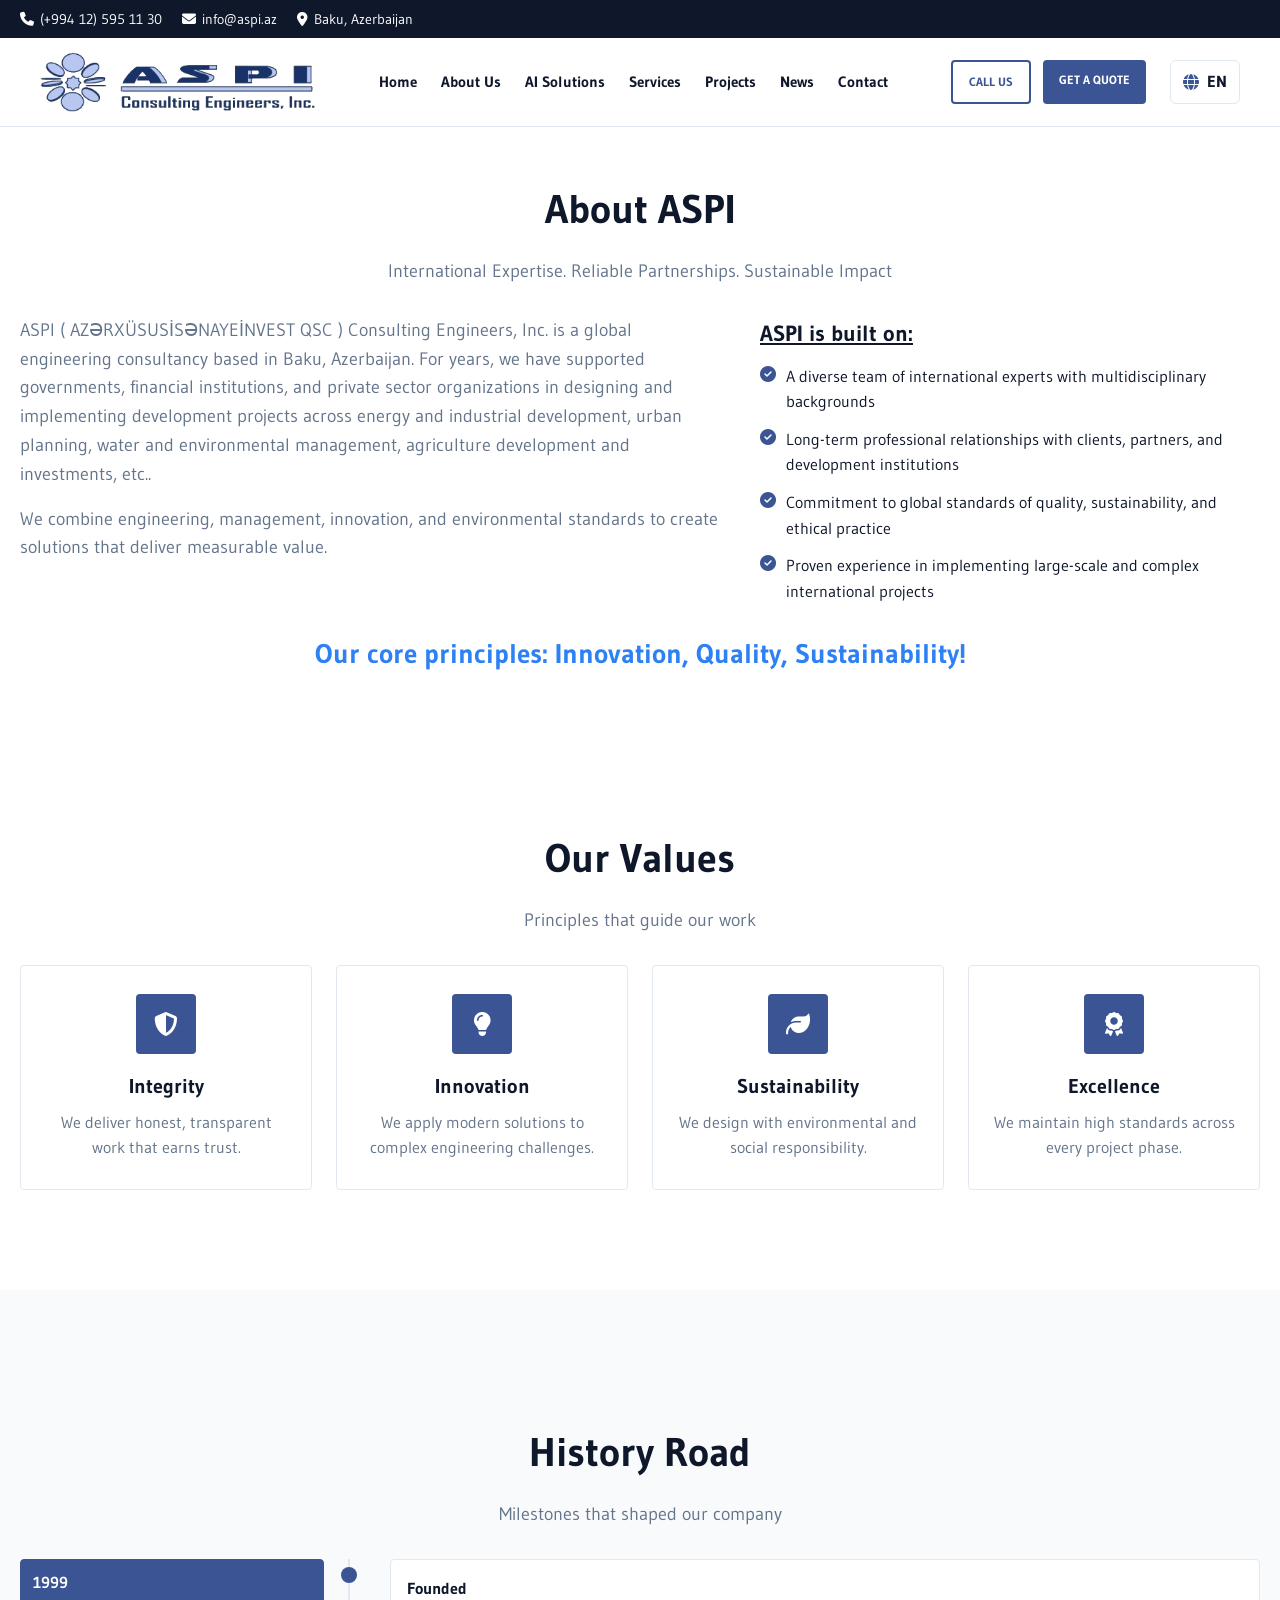
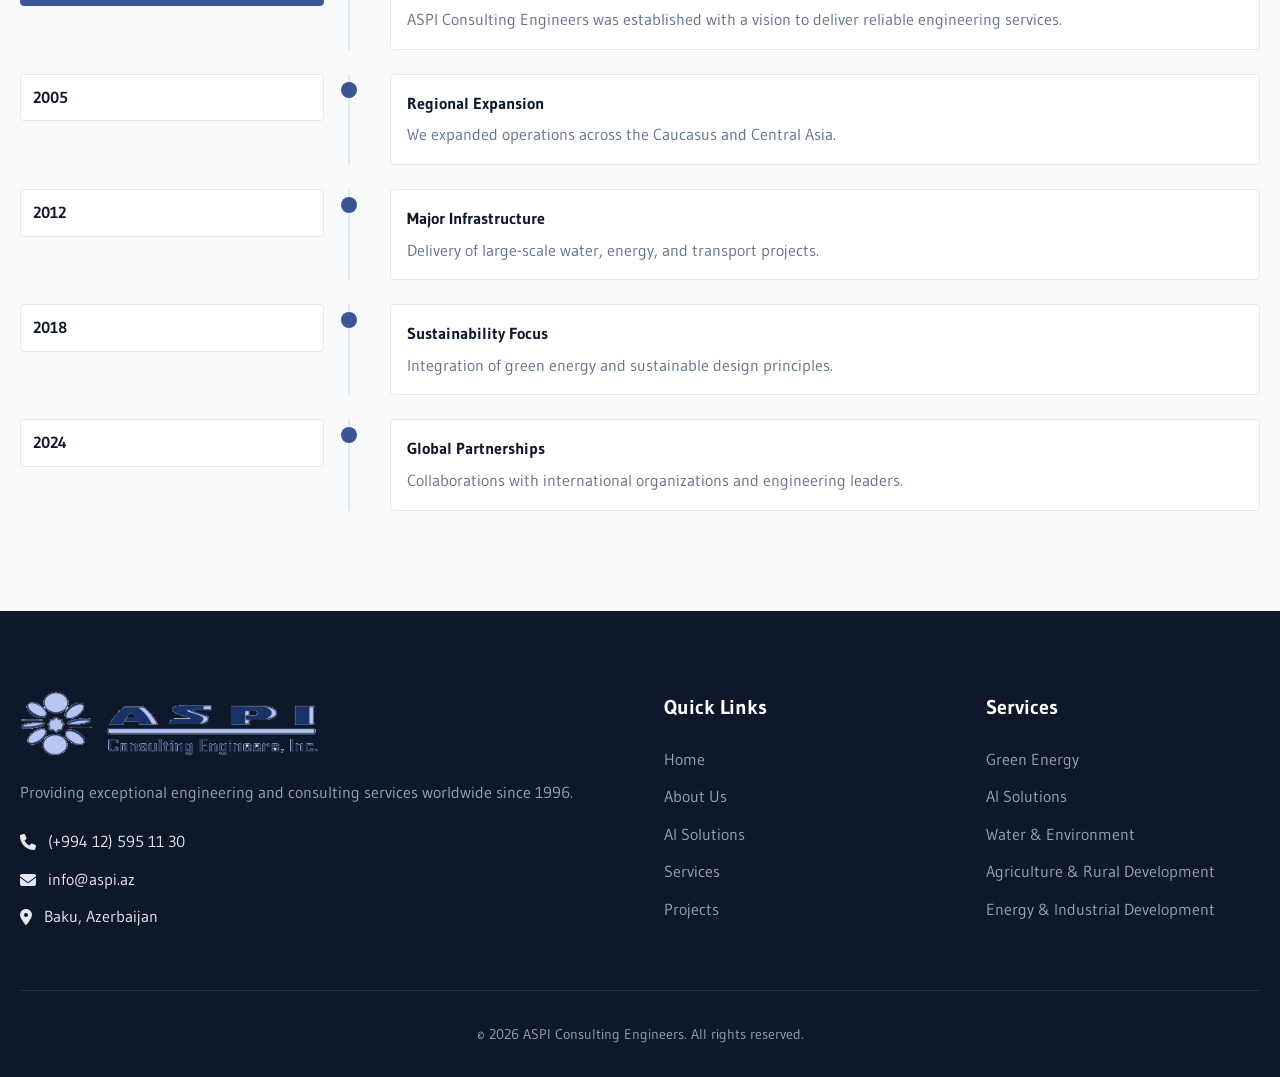
<file: about.html>
<!DOCTYPE html>
<html lang="en">
<head>
    <meta charset="UTF-8">
    <meta name="viewport" content="width=device-width, initial-scale=1.0">
    <title>About Us — ASPI Consulting Engineers</title>
    <link rel="stylesheet" href="styles.css">
    <link rel="stylesheet" href="https://cdnjs.cloudflare.com/ajax/libs/font-awesome/6.4.0/css/all.min.css">
</head>
<body>
    <header class="header">
        <div class="top-bar">
            <div class="container">
                <div class="social-links">
                    <a href="#" aria-label="Twitter"><i class="fab fa-twitter"></i></a>
                    <a href="#" aria-label="Facebook"><i class="fab fa-facebook-f"></i></a>
                    <a href="#" aria-label="LinkedIn"><i class="fab fa-linkedin-in"></i></a>
                    <a href="#" aria-label="YouTube"><i class="fab fa-youtube"></i></a>
                </div>
                <div class="contact-info">
                    <span><i class="fas fa-phone"></i> <a class="fasa" href="tel:+994125951130">(+994 12) 595 11 30</a></span>
                    <span><i class="fas fa-envelope"></i> <a class="fasa" href="mailto:info@aspi.az">info@aspi.az</a></span>
                    <span><i class="fas fa-location-dot"></i> <a class="fasa" href="https://www.google.com/maps/place/Baku+City,+Azerbaijan" target="_blank">Baku, Azerbaijan</a></span>
                </div>
            </div>
        </div>
        <div class="header-bar">
            <div class="container header-grid">
                <a href="index.html#home" class="brand">
                    <img src="/aspilogo.png" alt="ASPI" class="brand-logo">
                </a>
                <div class="nav-menu">
                    <ul class="nav-list">
                        <li class="nav-item"><a href="index.html#home" class="nav-link">Home</a></li>
                        <li class="nav-item"><a href="about.html" class="nav-link">About Us</a></li>
                        <li class="nav-item"><a href="ai_solutions.html" class="nav-link">AI Solutions</a></li>
                        <li class="nav-item"><a href="services.html" class="nav-link">Services</a></li>
                        <li class="nav-item"><a href="projects.html" class="nav-link">Projects</a></li>
                        <li class="nav-item"><a href="news.html" class="nav-link">News</a></li>
                        <li class="nav-item"><a href="contact.html" class="nav-link">Contact</a></li>
                    </ul>
                    <div class="menu-actions">
                        <a href="tel:+994125951130" class="btn btn-outline">Call Us</a>
                        <a href="#contact-form" class="btn btn-primary">Get a Quote</a>
                        <div class="lang-switch">
                            <a href="#" class="lang-button"><i class="fas fa-globe"></i><span class="lang-current">EN</span></a>
                            <div class="lang-menu">
                                <a href="#" data-lang="en"><span>English</span><span class="lang-code">EN</span></a>
                                <a href="#" data-lang="az"><span>Azərbaycan</span><span class="lang-code">AZ</span></a>
                                 
                            </div>
                        </div>
                    </div>
                </div>
                <div class="header-actions">
                    <a href="tel:+994125951130" class="btn btn-outline btn-sm">Call Us</a>
                    <a href="#contact-form" class="btn btn-primary btn-sm">Get a Quote</a>
                    <div class="lang-switch">
                        <a href="#" class="lang-button"><i class="fas fa-globe"></i><span class="lang-current">EN</span></a>
                        <div class="lang-menu">
                            <a href="#" data-lang="en"><span>English</span><span class="lang-code">EN</span></a>
                            <a href="#" data-lang="az"><span>Azərbaycan</span><span class="lang-code">AZ</span></a>
                             
                        </div>
                    </div>
                </div>
                <div class="nav-toggle">
                    <span></span><span></span><span></span>
                </div>
            </div>
        </div>
    </header>

    <main class="page-content">

        <section class="about-intro">
            <div class="container">
                <div class="section-header">
                    <h2 class="section-title">About ASPI</h2>
                    <p class="section-subtitle">International Expertise. Reliable Partnerships. Sustainable Impact</p>
                </div>
                <div class="about-grid">
                    <div class="about-text">
                        <p class="about-lead">ASPI ( AZƏRXÜSUSİSƏNAYEİNVEST QSC ) Consulting Engineers, Inc. is a global engineering consultancy based in Baku, Azerbaijan. For years, we have supported governments, financial institutions, and private sector organizations in designing and implementing development projects across energy and industrial development, urban planning, water and environmental management, agriculture development and investments, etc..</p>
                        <p class="about-lead">We combine engineering, management, innovation, and environmental standards to create solutions that deliver measurable value.</p>
                    </div>
                    <div class="about-benefits">
                        <div class="about-benefits-title">ASPI is built on:</div>
                        <ul class="about-list">
                            <li><i class="fas fa-check-circle"></i><span>A diverse team of international experts with multidisciplinary backgrounds</span></li>
                            <li><i class="fas fa-check-circle"></i><span>Long-term professional relationships with clients, partners, and development institutions</span></li>
                            <li><i class="fas fa-check-circle"></i><span>Commitment to global standards of quality, sustainability, and ethical practice</span></li>
                            <li><i class="fas fa-check-circle"></i><span>Proven experience in implementing large-scale and complex international projects</span></li>
                        </ul>
                    </div>
                </div>
                <div class="about-slogan">Our core principles: Innovation, Quality, Sustainability!</div>
            </div>
        </section>
      <section class="about-values">
            <div class="container">
                <div class="section-header">
                    <h2 class="section-title">Our Values</h2>
                    <p class="section-subtitle">Principles that guide our work</p>
                </div>
                <div class="values-grid">
                    <div class="value-card">
                        <div class="value-icon"><i class="fas fa-shield-alt"></i></div>
                        <h3 class="value-title">Integrity</h3>
                        <p class="value-description">We deliver honest, transparent work that earns trust.</p>
                    </div>
                    <div class="value-card">
                        <div class="value-icon"><i class="fas fa-lightbulb"></i></div>
                        <h3 class="value-title">Innovation</h3>
                        <p class="value-description">We apply modern solutions to complex engineering challenges.</p>
                    </div>
                    <div class="value-card">
                        <div class="value-icon"><i class="fas fa-leaf" "></i></div>
                        <h3 class="value-title">Sustainability</h3>
                        <p class="value-description">We design with environmental and social responsibility.</p>
                    </div>
                    <div class="value-card">
                        <div class="value-icon"><i class="fas fa-award"></i></div>
                        <h3 class="value-title">Excellence</h3>
                        <p class="value-description">We maintain high standards across every project phase.</p>
                    </div>
                </div>
            </div>
        </section>
        
        
        <section class="about-timeline">
            <div class="container">
                <div class="section-header">
                    <h2 class="section-title">History Road</h2>
                    <p class="section-subtitle">Milestones that shaped our company</p>
                </div>
                <div class="timeline-grid">
                    <div class="timeline-row">
                        <div class="timeline-year active">1999</div>
                        <div class="timeline-item">
                            <div class="timeline-dot"></div>
                            <div class="timeline-card">
                                <h3 class="timeline-title">Founded</h3>
                                <p class="timeline-description">ASPI Consulting Engineers was established with a vision to deliver reliable engineering services.</p>
                            </div>
                        </div>
                    </div>
                    <div class="timeline-row">
                        <div class="timeline-year">2005</div>
                        <div class="timeline-item">
                            <div class="timeline-dot"></div>
                            <div class="timeline-card">
                                <h3 class="timeline-title">Regional Expansion</h3>
                                <p class="timeline-description">We expanded operations across the Caucasus and Central Asia.</p>
                            </div>
                        </div>
                    </div>
                    <div class="timeline-row">
                        <div class="timeline-year">2012</div>
                        <div class="timeline-item">
                            <div class="timeline-dot"></div>
                            <div class="timeline-card">
                                <h3 class="timeline-title">Major Infrastructure</h3>
                                <p class="timeline-description">Delivery of large-scale water, energy, and transport projects.</p>
                            </div>
                        </div>
                    </div>
                    <div class="timeline-row">
                        <div class="timeline-year">2018</div>
                        <div class="timeline-item">
                            <div class="timeline-dot"></div>
                            <div class="timeline-card">
                                <h3 class="timeline-title">Sustainability Focus</h3>
                                <p class="timeline-description">Integration of green energy and sustainable design principles.</p>
                            </div>
                        </div>
                    </div>
                    <div class="timeline-row">
                        <div class="timeline-year">2024</div>
                        <div class="timeline-item">
                            <div class="timeline-dot"></div>
                            <div class="timeline-card">
                                <h3 class="timeline-title">Global Partnerships</h3>
                                <p class="timeline-description">Collaborations with international organizations and engineering leaders.</p>
                            </div>
                        </div>
                    </div>
                </div>
            </div>
        </section>
        
        </main>

    <footer class="footer">
        <div class="container">
            <div class="footer-grid">
                <div class="footer-section">
                    <div class="footer-logo">
                        <div class="logo">
                           <img width="50%" src="/aspilogo.png" alt="">
                        </div>
                    </div>
                    <p class="footer-description">
                        Providing exceptional engineering and consulting services worldwide since 1996.
                    </p>
                    <div class="footer-contact">
                        <p><i class="fas fa-phone"></i> <a href="tel:+994125951130">(+994 12) 595 11 30</a></p>
                        <p><i class="fas fa-envelope"></i> <a href="mailto:info@aspi.az">info@aspi.az</a></p>
                        <p><i class="fas fa-map-marker-alt"></i> <a href="https://www.google.com/maps/place/Baku+City,+Azerbaijan" target="_blank">Baku, Azerbaijan</a></p>
                    </div>
                </div>
                
                <div class="footer-section">
                    <h3 class="footer-title">Quick Links</h3>
                    <ul class="footer-links">
                        <li><a href="index.html#home">Home</a></li>
                        <li><a href="about.html">About Us</a></li>
                        <li><a href="ai_solutions.html">AI Solutions</a></li>
                        <li><a href="services.html">Services</a></li>
                        <li><a href="projects.html">Projects</a></li>
                    </ul>
                </div>
                
                <div class="footer-section">
                    <h3 class="footer-title">Services</h3>
                    <ul class="footer-links">
                        <li><a href="services.html#green-energy">Green Energy</a></li>
                        <li><a href="ai_solutions.html">AI Solutions</a></li>
                        <li><a href="services.html#water-environment">Water & Environment</a></li>
                        <li><a href="services.html#agriculture">Agriculture & Rural Development</a></li>
                        <li><a href="services.html#energy-industrial">Energy & Industrial Development</a></li>
                    </ul>
                </div>
            </div>
            
            <div class="footer-bottom">
                <p>&copy; 2026 ASPI Consulting Engineers. All rights reserved.</p>
            </div>
        </div>
    </footer>

    <div id="contact-form" class="modal">
        <div class="modal-content">
            <span class="close">&times;</span>
            <form class="contact-form">
                <div class="form-group"><label for="name">Full Name</label><input type="text" id="name" name="name" required></div>
                <div class="form-group"><label for="email">Email Address</label><input type="email" id="email" name="email" required></div>
                <div class="form-group"><label for="phone">Phone Number</label><input type="tel" id="phone" name="phone"></div>
                <div class="form-group"><label for="company">Company/Organization</label><input type="text" id="company" name="company"></div>
                <div class="form-group"><label for="service">Service of Interest</label>
                    <select id="service" name="service">
                        <option value="">Select a service</option>
                        <option value="green-energy">Green Energy</option>
                        <option value="water-environment">Water & Environment</option>
                        <option value="agriculture">Agriculture & Rural Development</option>
                        <option value="energy-industrial">Energy & Industrial Development</option>
                        <option value="other">Other</option>
                    </select></div>
                <div class="form-group"><label for="message">Message</label><textarea id="message" name="message" rows="5" required></textarea></div>
                <button type="submit" class="btn btn-primary">Send Message</button>
            </form>
        </div>
    </div>

    <script src="script.js"></script>
</body>
</html>
</file>
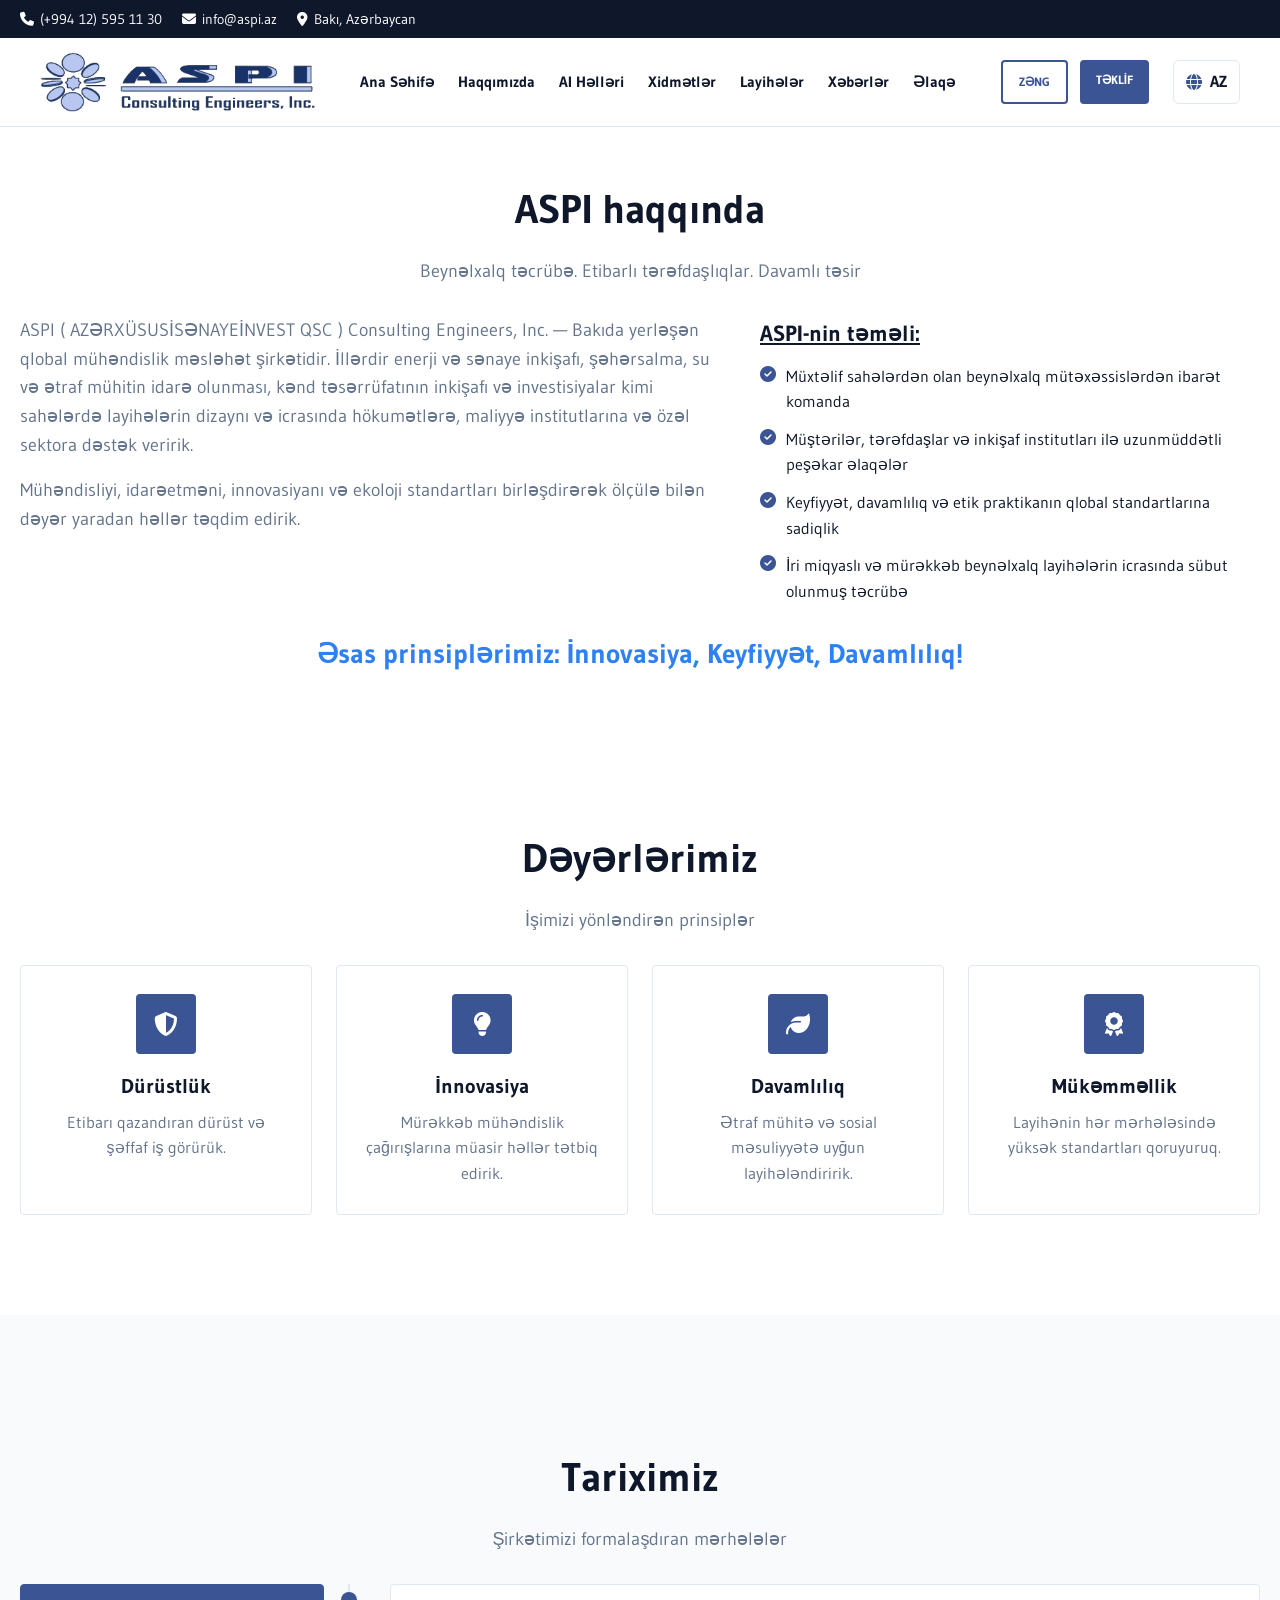
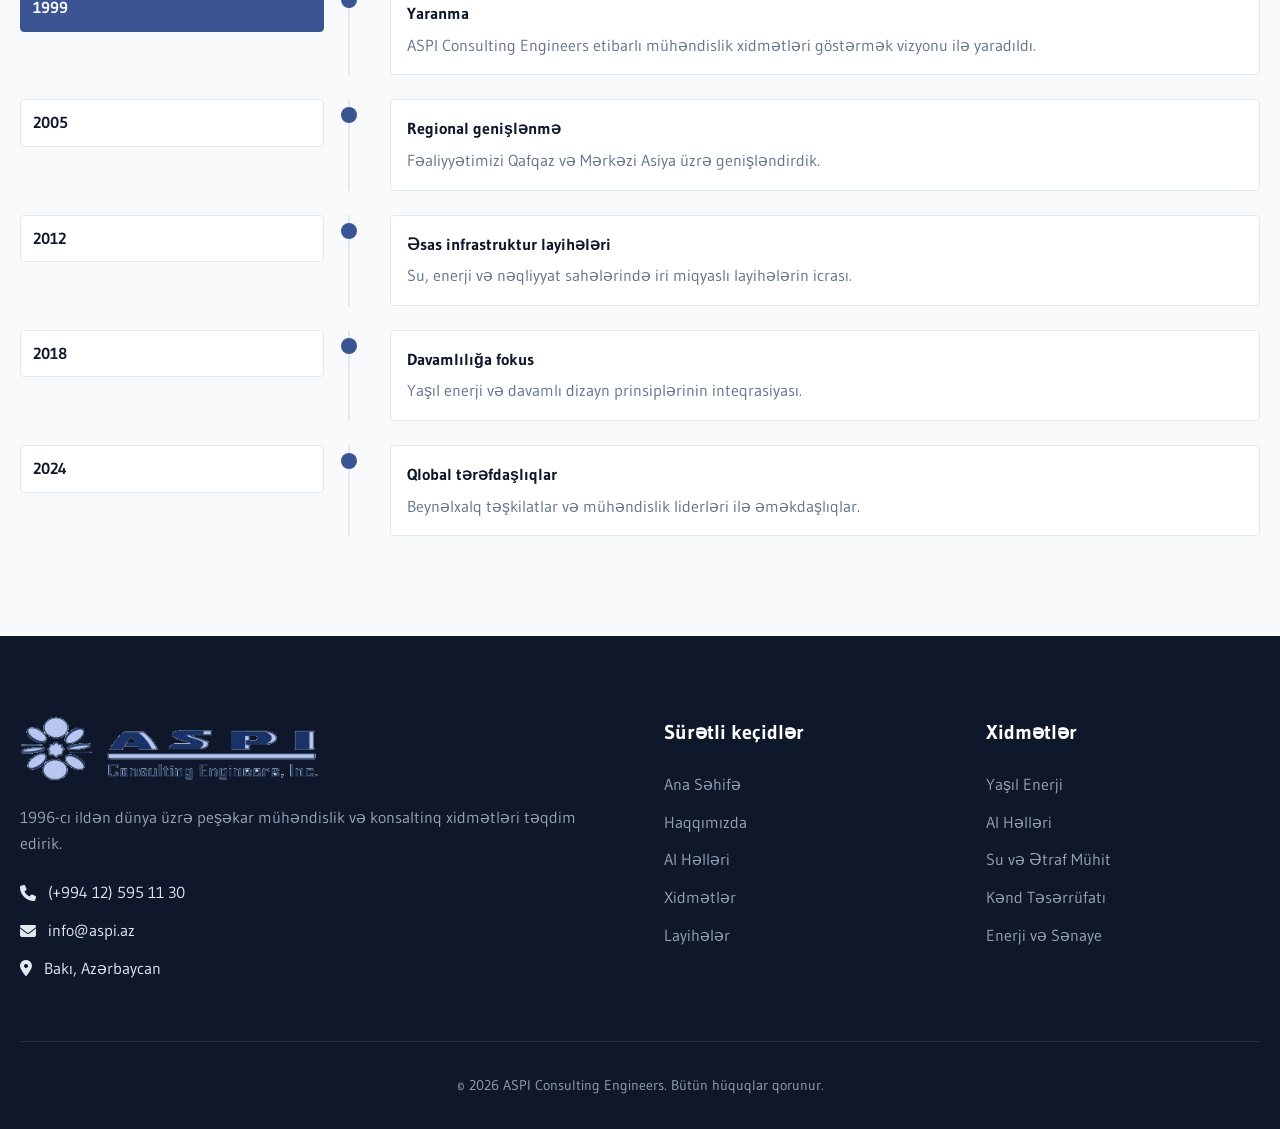
<file: about_az.html>
<!DOCTYPE html>
<html lang="az">
<head>
    <meta charset="UTF-8">
    <meta name="viewport" content="width=device-width, initial-scale=1.0">
    <title>About Us — ASPI Consulting Engineers</title>
    <link rel="stylesheet" href="styles.css">
    <link rel="stylesheet" href="https://cdnjs.cloudflare.com/ajax/libs/font-awesome/6.4.0/css/all.min.css">
</head>
<body>
    <header class="header">
        <div class="top-bar">
            <div class="container">
                <div class="social-links">
                    <a href="#" aria-label="Twitter"><i class="fab fa-twitter"></i></a>
                    <a href="#" aria-label="Facebook"><i class="fab fa-facebook-f"></i></a>
                    <a href="#" aria-label="LinkedIn"><i class="fab fa-linkedin-in"></i></a>
                    <a href="#" aria-label="YouTube"><i class="fab fa-youtube"></i></a>
                </div>
                <div class="contact-info">
                    <span><i class="fas fa-phone"></i> <a class="fasa" href="tel:+994125951130">(+994 12) 595 11 30</a></span>
                    <span><i class="fas fa-envelope"></i> <a class="fasa" href="mailto:info@aspi.az">info@aspi.az</a></span>
                    <span><i class="fas fa-location-dot"></i> <a class="fasa" href="https://www.google.com/maps/place/Baku+City,+Azerbaijan" target="_blank">Bakı, Azərbaycan</a></span>
                </div>
            </div>
        </div>
        <div class="header-bar">
            <div class="container header-grid">
                <a href="index_az.html#home" class="brand">
                    <img src="/aspilogo.png" alt="ASPI" class="brand-logo">
                </a>
                <div class="nav-menu">
                    <ul class="nav-list">
                        <li class="nav-item"><a href="index_az.html#home" class="nav-link">Ana Səhifə</a></li>
                        <li class="nav-item"><a href="about_az.html" class="nav-link">Haqqımızda</a></li>
                        <li class="nav-item"><a href="ai_solutions_az.html" class="nav-link">AI Həlləri</a></li>
                        <li class="nav-item"><a href="services_az.html" class="nav-link">Xidmətlər</a></li>
                        <li class="nav-item"><a href="projects_az.html" class="nav-link">Layihələr</a></li>
                        <li class="nav-item"><a href="news_az.html" class="nav-link">Xəbərlər</a></li>
                        <li class="nav-item"><a href="contact_az.html" class="nav-link">Əlaqə</a></li>
                    </ul>
                    <div class="menu-actions">
                        <a href="tel:+994125951130" class="btn btn-outline">Zəng</a>
                        <a href="#contact-form" class="btn btn-primary">Təklif</a>
                        <div class="lang-switch">
                            <a href="#" class="lang-button"><i class="fas fa-globe"></i><span class="lang-current">AZ</span></a>
                            <div class="lang-menu">
                                <a href="#" data-lang="en"><span>English</span><span class="lang-code">EN</span></a>
                                <a href="#" data-lang="az"><span>Azərbaycan</span><span class="lang-code">AZ</span></a>
                                 
                            </div>
                        </div>
                    </div>
                </div>
                <div class="header-actions">
                    <a href="tel:+994125951130" class="btn btn-outline btn-sm">Zəng</a>
                    <a href="#contact-form" class="btn btn-primary btn-sm">Təklif</a>
                    <div class="lang-switch">
                        <a href="#" class="lang-button"><i class="fas fa-globe"></i><span class="lang-current">AZ</span></a>
                        <div class="lang-menu">
                            <a href="#" data-lang="en"><span>English</span><span class="lang-code">EN</span></a>
                            <a href="#" data-lang="az"><span>Azərbaycan</span><span class="lang-code">AZ</span></a>
                             
                        </div>
                    </div>
                </div>
                <div class="nav-toggle">
                    <span></span><span></span><span></span>
                </div>
            </div>
        </div>
    </header>

    <main class="page-content">

        <section class="about-intro">
            <div class="container">
                <div class="section-header">
                    <h2 class="section-title">ASPI haqqında</h2>
                    <p class="section-subtitle">Beynəlxalq təcrübə. Etibarlı tərəfdaşlıqlar. Davamlı təsir</p>
                </div>
                <div class="about-grid">
                    <div class="about-text">
                        <p class="about-lead">ASPI ( AZƏRXÜSUSİSƏNAYEİNVEST QSC ) Consulting Engineers, Inc. — Bakıda yerləşən qlobal mühəndislik məsləhət şirkətidir. İllərdir enerji və sənaye inkişafı, şəhərsalma, su və ətraf mühitin idarə olunması, kənd təsərrüfatının inkişafı və investisiyalar kimi sahələrdə layihələrin dizaynı və icrasında hökumətlərə, maliyyə institutlarına və özəl sektora dəstək veririk.</p>
                        <p class="about-lead">Mühəndisliyi, idarəetməni, innovasiyanı və ekoloji standartları birləşdirərək ölçülə bilən dəyər yaradan həllər təqdim edirik.</p>
                    </div>
                    <div class="about-benefits">
                        <div class="about-benefits-title">ASPI-nin təməli:</div>
                        <ul class="about-list">
                            <li><i class="fas fa-check-circle"></i><span>Müxtəlif sahələrdən olan beynəlxalq mütəxəssislərdən ibarət komanda</span></li>
                            <li><i class="fas fa-check-circle"></i><span>Müştərilər, tərəfdaşlar və inkişaf institutları ilə uzunmüddətli peşəkar əlaqələr</span></li>
                            <li><i class="fas fa-check-circle"></i><span>Keyfiyyət, davamlılıq və etik praktikanın qlobal standartlarına sadiqlik</span></li>
                            <li><i class="fas fa-check-circle"></i><span>İri miqyaslı və mürəkkəb beynəlxalq layihələrin icrasında sübut olunmuş təcrübə</span></li>
                        </ul>
                    </div>
                </div>
                <div class="about-slogan">Əsas prinsiplərimiz: İnnovasiya, Keyfiyyət, Davamlılıq!</div>
            </div>
        </section>
        <section class="about-values">
            <div class="container">
                <div class="section-header">
                    <h2 class="section-title">Dəyərlərimiz</h2>
                    <p class="section-subtitle">İşimizi yönləndirən prinsiplər</p>
                </div>
                <div class="values-grid">
                    <div class="value-card">
                        <div class="value-icon"><i class="fas fa-shield-alt"></i></div>
                        <h3 class="value-title">Dürüstlük</h3>
                        <p class="value-description">Etibarı qazandıran dürüst və şəffaf iş görürük.</p>
                    </div>
                    <div class="value-card">
                        <div class="value-icon"><i class="fas fa-lightbulb"></i></div>
                        <h3 class="value-title">İnnovasiya</h3>
                        <p class="value-description">Mürəkkəb mühəndislik çağırışlarına müasir həllər tətbiq edirik.</p>
                    </div>
                    <div class="value-card">
                        <div class="value-icon"><i class="fas fa-leaf"></i></div>
                        <h3 class="value-title">Davamlılıq</h3>
                        <p class="value-description">Ətraf mühitə və sosial məsuliyyətə uyğun layihələndiririk.</p>
                    </div>
                    <div class="value-card">
                        <div class="value-icon"><i class="fas fa-award"></i></div>
                        <h3 class="value-title">Mükəmməllik</h3>
                        <p class="value-description">Layihənin hər mərhələsində yüksək standartları qoruyuruq.</p>
                    </div>
                </div>
            </div>
        </section>
        
        
        <section class="about-timeline">
            <div class="container">
                <div class="section-header">
                    <h2 class="section-title">Tariximiz</h2>
                    <p class="section-subtitle">Şirkətimizi formalaşdıran mərhələlər</p>
                </div>
                <div class="timeline-grid">
                    <div class="timeline-row">
                        <div class="timeline-year active">1999</div>
                        <div class="timeline-item">
                            <div class="timeline-dot"></div>
                            <div class="timeline-card">
                                <h3 class="timeline-title">Yaranma</h3>
                                <p class="timeline-description">ASPI Consulting Engineers etibarlı mühəndislik xidmətləri göstərmək vizyonu ilə yaradıldı.</p>
                            </div>
                        </div>
                    </div>
                    <div class="timeline-row">
                        <div class="timeline-year">2005</div>
                        <div class="timeline-item">
                            <div class="timeline-dot"></div>
                            <div class="timeline-card">
                                <h3 class="timeline-title">Regional genişlənmə</h3>
                                <p class="timeline-description">Fəaliyyətimizi Qafqaz və Mərkəzi Asiya üzrə genişləndirdik.</p>
                            </div>
                        </div>
                    </div>
                    <div class="timeline-row">
                        <div class="timeline-year">2012</div>
                        <div class="timeline-item">
                            <div class="timeline-dot"></div>
                            <div class="timeline-card">
                                <h3 class="timeline-title">Əsas infrastruktur layihələri</h3>
                                <p class="timeline-description">Su, enerji və nəqliyyat sahələrində iri miqyaslı layihələrin icrası.</p>
                            </div>
                        </div>
                    </div>
                    <div class="timeline-row">
                        <div class="timeline-year">2018</div>
                        <div class="timeline-item">
                            <div class="timeline-dot"></div>
                            <div class="timeline-card">
                                <h3 class="timeline-title">Davamlılığa fokus</h3>
                                <p class="timeline-description">Yaşıl enerji və davamlı dizayn prinsiplərinin inteqrasiyası.</p>
                            </div>
                        </div>
                    </div>
                    <div class="timeline-row">
                        <div class="timeline-year">2024</div>
                        <div class="timeline-item">
                            <div class="timeline-dot"></div>
                            <div class="timeline-card">
                                <h3 class="timeline-title">Qlobal tərəfdaşlıqlar</h3>
                                <p class="timeline-description">Beynəlxalq təşkilatlar və mühəndislik liderləri ilə əməkdaşlıqlar.</p>
                            </div>
                        </div>
                    </div>
                </div>
            </div>
        </section>
        
        </main>

    <footer class="footer">
        <div class="container">
            <div class="footer-grid">
                <div class="footer-section">
                    <div class="footer-logo">
                        <div class="logo">
                           <img width="50%" src="/aspilogo.png" alt="">
                        </div>
                    </div>
                    <p class="footer-description">
                        1996-cı ildən dünya üzrə peşəkar mühəndislik və konsaltinq xidmətləri təqdim edirik.
                    </p>
                    <div class="footer-contact">
                        <p><i class="fas fa-phone"></i> <a href="tel:+994125951130">(+994 12) 595 11 30</a></p>
                        <p><i class="fas fa-envelope"></i> <a href="mailto:info@aspi.az">info@aspi.az</a></p>
                        <p><i class="fas fa-map-marker-alt"></i> <a href="https://www.google.com/maps/place/Baku+City,+Azerbaijan" target="_blank">Bakı, Azərbaycan</a></p>
                    </div>
                </div>
                
                <div class="footer-section">
                    <h3 class="footer-title">Sürətli keçidlər</h3>
                    <ul class="footer-links">
                        <li><a href="index_az.html#home">Ana Səhifə</a></li>
                        <li><a href="about_az.html">Haqqımızda</a></li>
                        <li><a href="ai_solutions_az.html">AI Həlləri</a></li>
                        <li><a href="services_az.html">Xidmətlər</a></li>
                        <li><a href="projects_az.html">Layihələr</a></li>
                    </ul>
                </div>
                
                <div class="footer-section">
                    <h3 class="footer-title">Xidmətlər</h3>
                    <ul class="footer-links">
                        <li><a href="services_az.html#green-energy">Yaşıl Enerji</a></li>
                        <li><a href="ai_solutions_az.html">AI Həlləri</a></li>
                        <li><a href="services_az.html#water-environment">Su və Ətraf Mühit</a></li>
                        <li><a href="services_az.html#agriculture">Kənd Təsərrüfatı</a></li>
                        <li><a href="services_az.html#energy-industrial">Enerji və Sənaye</a></li>
                    </ul>
                </div>
            </div>
            
            <div class="footer-bottom">
                <p>&copy; 2026 ASPI Consulting Engineers. Bütün hüquqlar qorunur.</p>
            </div>
        </div>
    </footer>

    <div id="contact-form" class="modal">
        <div class="modal-content">
            <span class="close">&times;</span>
            <form class="contact-form">
                <div class="form-group"><label for="name">Tam ad</label><input type="text" id="name" name="name" required></div>
                <div class="form-group"><label for="email">E-poçt</label><input type="email" id="email" name="email" required></div>
                <div class="form-group"><label for="phone">Telefon</label><input type="tel" id="phone" name="phone"></div>
                <div class="form-group"><label for="company">Şirkət/Təşkilat</label><input type="text" id="company" name="company"></div>
                <div class="form-group"><label for="service">Maraqlandığınız xidmət</label>
                    <select id="service" name="service">
                        <option value="">Xidməti seçin</option>
                        <option value="green-energy">Yaşıl Enerji</option>
                        <option value="water-environment">Su və Ətraf Mühit</option>
                        <option value="agriculture">Kənd Təsərrüfatı və Kənd İnkişafı</option>
                        <option value="energy-industrial">Enerji və Sənaye İnkişafı</option>
                        <option value="other">Digər</option>
                    </select></div>
                <div class="form-group"><label for="message">Mesaj</label><textarea id="message" name="message" rows="5" required></textarea></div>
                <button type="submit" class="btn btn-primary">Mesajı göndər</button>
            </form>
        </div>
    </div>

    <script src="script.js"></script>
</body>
</html>
</file>
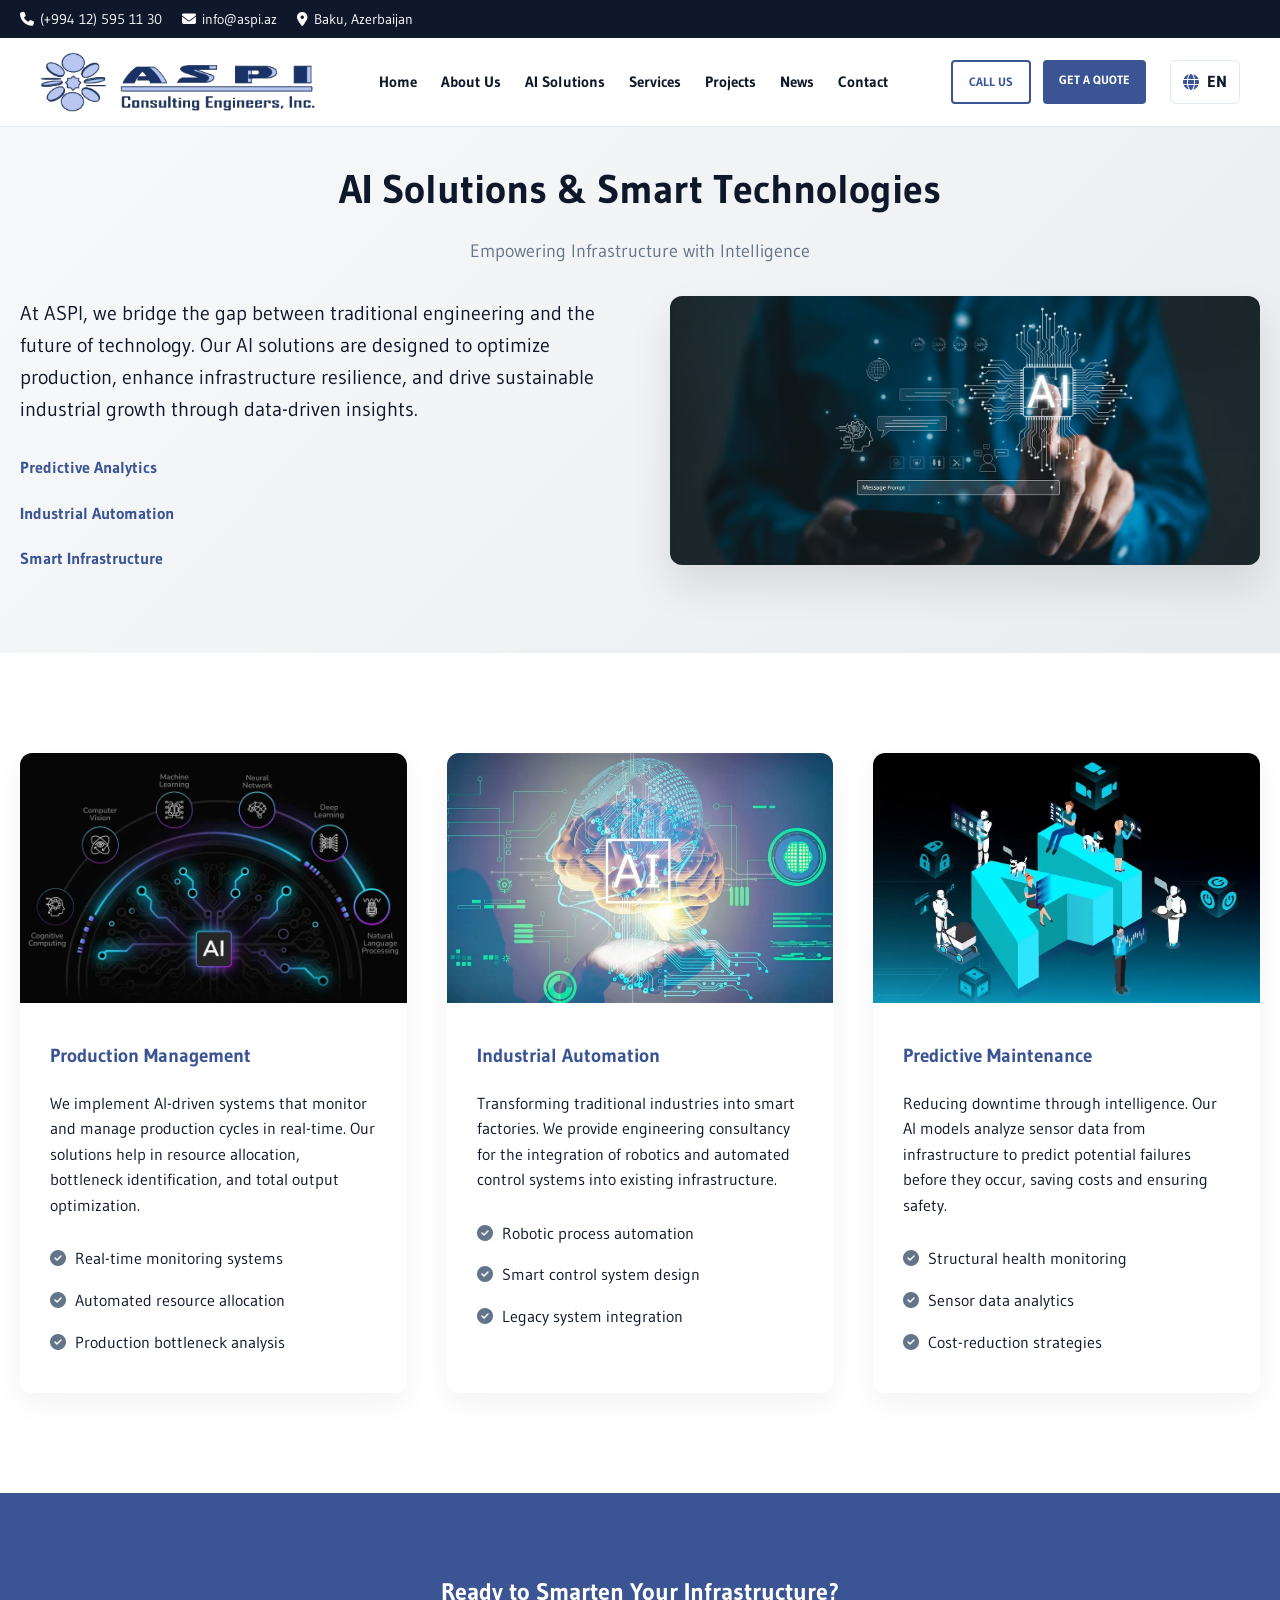
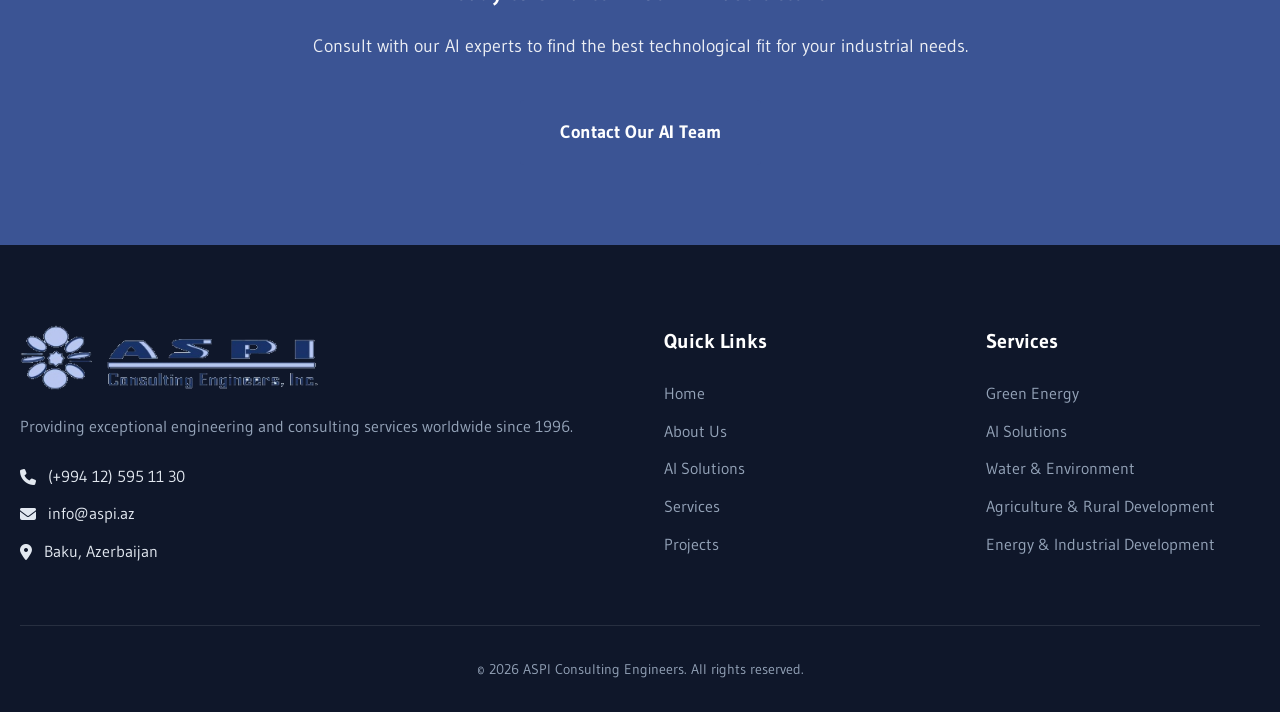
<file: ai_solutions.html>
<!DOCTYPE html>
<html lang="en">
<head>
    <meta charset="UTF-8">
    <meta name="viewport" content="width=device-width, initial-scale=1.0">
    <title>AI Solutions & Smart Technologies — ASPI Consulting Engineers</title>
    <link rel="stylesheet" href="styles.css">
    <link rel="stylesheet" href="https://cdnjs.cloudflare.com/ajax/libs/font-awesome/6.4.0/css/all.min.css">
</head>
<body>
    <header class="header">
        <div class="top-bar">
            <div class="container">
                <div class="social-links">
                    <a href="#" aria-label="Twitter"><i class="fab fa-twitter"></i></a>
                    <a href="#" aria-label="Facebook"><i class="fab fa-facebook-f"></i></a>
                    <a href="#" aria-label="LinkedIn"><i class="fab fa-linkedin-in"></i></a>
                    <a href="#" aria-label="YouTube"><i class="fab fa-youtube"></i></a>
                </div>
                <div class="contact-info">
                    <span><i class="fas fa-phone"></i> <a class="fasa" href="tel:+994125951130">(+994 12) 595 11 30</a></span>
                    <span><i class="fas fa-envelope"></i> <a class="fasa" href="mailto:info@aspi.az">info@aspi.az</a></span>
                    <span><i class="fas fa-location-dot"></i> <a class="fasa" href="https://www.google.com/maps/place/Baku+City,+Azerbaijan" target="_blank">Baku, Azerbaijan</a></span>
                </div>
            </div>
        </div>
        <div class="header-bar">
            <div class="container header-grid">
                <a href="index.html#home" class="brand"><img src="/aspilogo.png" alt="ASPI" class="brand-logo"></a>
                <div class="nav-menu">
                    <ul class="nav-list">
                        <li class="nav-item"><a href="index.html#home" class="nav-link">Home</a></li>
                        <li class="nav-item"><a href="about.html" class="nav-link">About Us</a></li>
                        <li class="nav-item"><a href="ai_solutions.html" class="nav-link">AI Solutions</a></li>
                        <li class="nav-item"><a href="services.html" class="nav-link">Services</a></li>
                        <li class="nav-item"><a href="projects.html" class="nav-link">Projects</a></li>
                        <li class="nav-item"><a href="news.html" class="nav-link">News</a></li>
                        <li class="nav-item"><a href="contact.html" class="nav-link">Contact</a></li>
                    </ul>
                    <div class="menu-actions">
                        <a href="tel:+994125951130" class="btn btn-outline">Call Us</a>
                        <a href="#contact-form" class="btn btn-primary">Get a Quote</a>
                        <div class="lang-switch">
                            <a href="#" class="lang-button"><i class="fas fa-globe"></i><span class="lang-current">EN</span></a>
                            <div class="lang-menu">
                                <a href="ai_solutions.html" data-lang="en"><span>English</span><span class="lang-code">EN</span></a>
                                <a href="ai_solutions_az.html" data-lang="az"><span>Azərbaycan</span><span class="lang-code">AZ</span></a>
                            </div>
                        </div>
                    </div>
                </div>
                <div class="header-actions">
                    <a href="tel:+994125951130" class="btn btn-outline btn-sm">Call Us</a>
                    <a href="#contact-form" class="btn btn-primary btn-sm">Get a Quote</a>
                    <div class="lang-switch">
                        <a href="#" class="lang-button"><i class="fas fa-globe"></i><span class="lang-current">EN</span></a>
                        <div class="lang-menu">
                            <a href="ai_solutions.html" data-lang="en"><span>English</span><span class="lang-code">EN</span></a>
                            <a href="ai_solutions_az.html" data-lang="az"><span>Azərbaycan</span><span class="lang-code">AZ</span></a>
                        </div>
                    </div>
                </div>
                <div class="nav-toggle"><span></span><span></span><span></span></div>
            </div>
        </div>
    </header>

    <main class="page-content">
        <section class="ai-intro hero-sub">
            <div class="container">
                <div class="section-header">
                    <h1 class="section-title">AI Solutions & Smart Technologies</h1>
                    <p class="section-subtitle">Empowering Infrastructure with Intelligence</p>
                </div>
                <div class="ai-hero-grid">
                    <div class="ai-hero-text">
                        <p class="lead">At ASPI, we bridge the gap between traditional engineering and the future of technology. Our AI solutions are designed to optimize production, enhance infrastructure resilience, and drive sustainable industrial growth through data-driven insights.</p>
                        <div class="ai-features">
                            <div class="ai-feature">
                                
                                <span>Predictive Analytics</span>
                            </div>
                            <div class="ai-feature">
                           
                                <span>Industrial Automation</span>
                            </div>
                            <div class="ai-feature">
                              
                                <span>Smart Infrastructure</span>
                            </div>
                        </div>
                    </div>
                    <div class="ai-hero-image">
                        <img src="/Our_Customers/smart1.avif"AI in Engineering">
                    </div>
                </div>
            </div>
        </section>

        <section class="ai-details">
            <div class="container">
                <div class="ai-grid">
                    <div class="ai-card">
                        <div class="ai-card-image">
                            <img src="/Our_Customers/smart3.jpg" alt="Production Management">
                        </div>
                        <div class="ai-card-content">
                            <h3>Production Management</h3>
                            <p>We implement AI-driven systems that monitor and manage production cycles in real-time. Our solutions help in resource allocation, bottleneck identification, and total output optimization.</p>
                            <ul class="ai-list">
                                <li>Real-time monitoring systems</li>
                                <li>Automated resource allocation</li>
                                <li>Production bottleneck analysis</li>
                            </ul>
                        </div>
                    </div>

                    <div class="ai-card">
                        <div class="ai-card-image">
                            <img src="/Our_Customers/smart4.webp" alt="Industrial Automation">
                        </div>
                        <div class="ai-card-content">
                            <h3>Industrial Automation</h3>
                            <p>Transforming traditional industries into smart factories. We provide engineering consultancy for the integration of robotics and automated control systems into existing infrastructure.</p>
                            <ul class="ai-list">
                                <li>Robotic process automation</li>
                                <li>Smart control system design</li>
                                <li>Legacy system integration</li>
                            </ul>
                        </div>
                    </div>

                    <div class="ai-card">
                        <div class="ai-card-image">
                            <img src="/Our_Customers/smart5.webp" alt="Predictive Maintenance">
                        </div>
                        <div class="ai-card-content">
                            <h3>Predictive Maintenance</h3>
                            <p>Reducing downtime through intelligence. Our AI models analyze sensor data from infrastructure to predict potential failures before they occur, saving costs and ensuring safety.</p>
                            <ul class="ai-list">
                                <li>Structural health monitoring</li>
                                <li>Sensor data analytics</li>
                                <li>Cost-reduction strategies</li>
                            </ul>
                        </div>
                    </div>
                </div>
            </div>
        </section>

        <section class="ai-cta">
            <div class="container">
                <div class="cta-box">
                    <h2>Ready to Smarten Your Infrastructure?</h2>
                    <p>Consult with our AI experts to find the best technological fit for your industrial needs.</p>
                    <a href="contact.html" class="btn btn-primary lg">Contact Our AI Team</a>
                </div>
            </div>
        </section>
    </main>

    <footer class="footer">
        <div class="container">
            <div class="footer-grid">
                <div class="footer-section">
                    <div class="footer-logo">
                        <div class="logo">
                           <img width="50%" src="/aspilogo.png" alt="">
                        </div>
                    </div>
                    <p class="footer-description">
                        Providing exceptional engineering and consulting services worldwide since 1996.
                    </p>
                    <div class="footer-contact">
                        <p><i class="fas fa-phone"></i> <a href="tel:+994125951130">(+994 12) 595 11 30</a></p>
                        <p><i class="fas fa-envelope"></i> <a href="mailto:info@aspi.az">info@aspi.az</a></p>
                        <p><i class="fas fa-location-dot"></i> <a href="https://www.google.com/maps/place/Baku+City,+Azerbaijan" target="_blank">Baku, Azerbaijan</a></p>
                    </div>
                </div>
                
                <div class="footer-section">
                    <h3 class="footer-title">Quick Links</h3>
                    <ul class="footer-links">
                        <li><a href="index.html#home">Home</a></li>
                        <li><a href="about.html">About Us</a></li>
                        <li><a href="ai_solutions.html">AI Solutions</a></li>
                        <li><a href="services.html">Services</a></li>
                        <li><a href="projects.html">Projects</a></li>
                    </ul>
                </div>
                
                <div class="footer-section">
                    <h3 class="footer-title">Services</h3>
                    <ul class="footer-links">
                        <li><a href="services.html#green-energy">Green Energy</a></li>
                        <li><a href="ai_solutions.html">AI Solutions</a></li>
                        <li><a href="services.html#water-environment">Water & Environment</a></li>
                        <li><a href="services.html#agriculture">Agriculture & Rural Development</a></li>
                        <li><a href="services.html#energy-industrial">Energy & Industrial Development</a></li>
                    </ul>
                </div>
            </div>
            
            <div class="footer-bottom">
                <p>&copy; 2026 ASPI Consulting Engineers. All rights reserved.</p>
            </div>
        </div>
    </footer>

    <script src="script.js"></script>
</body>
</html>
</file>
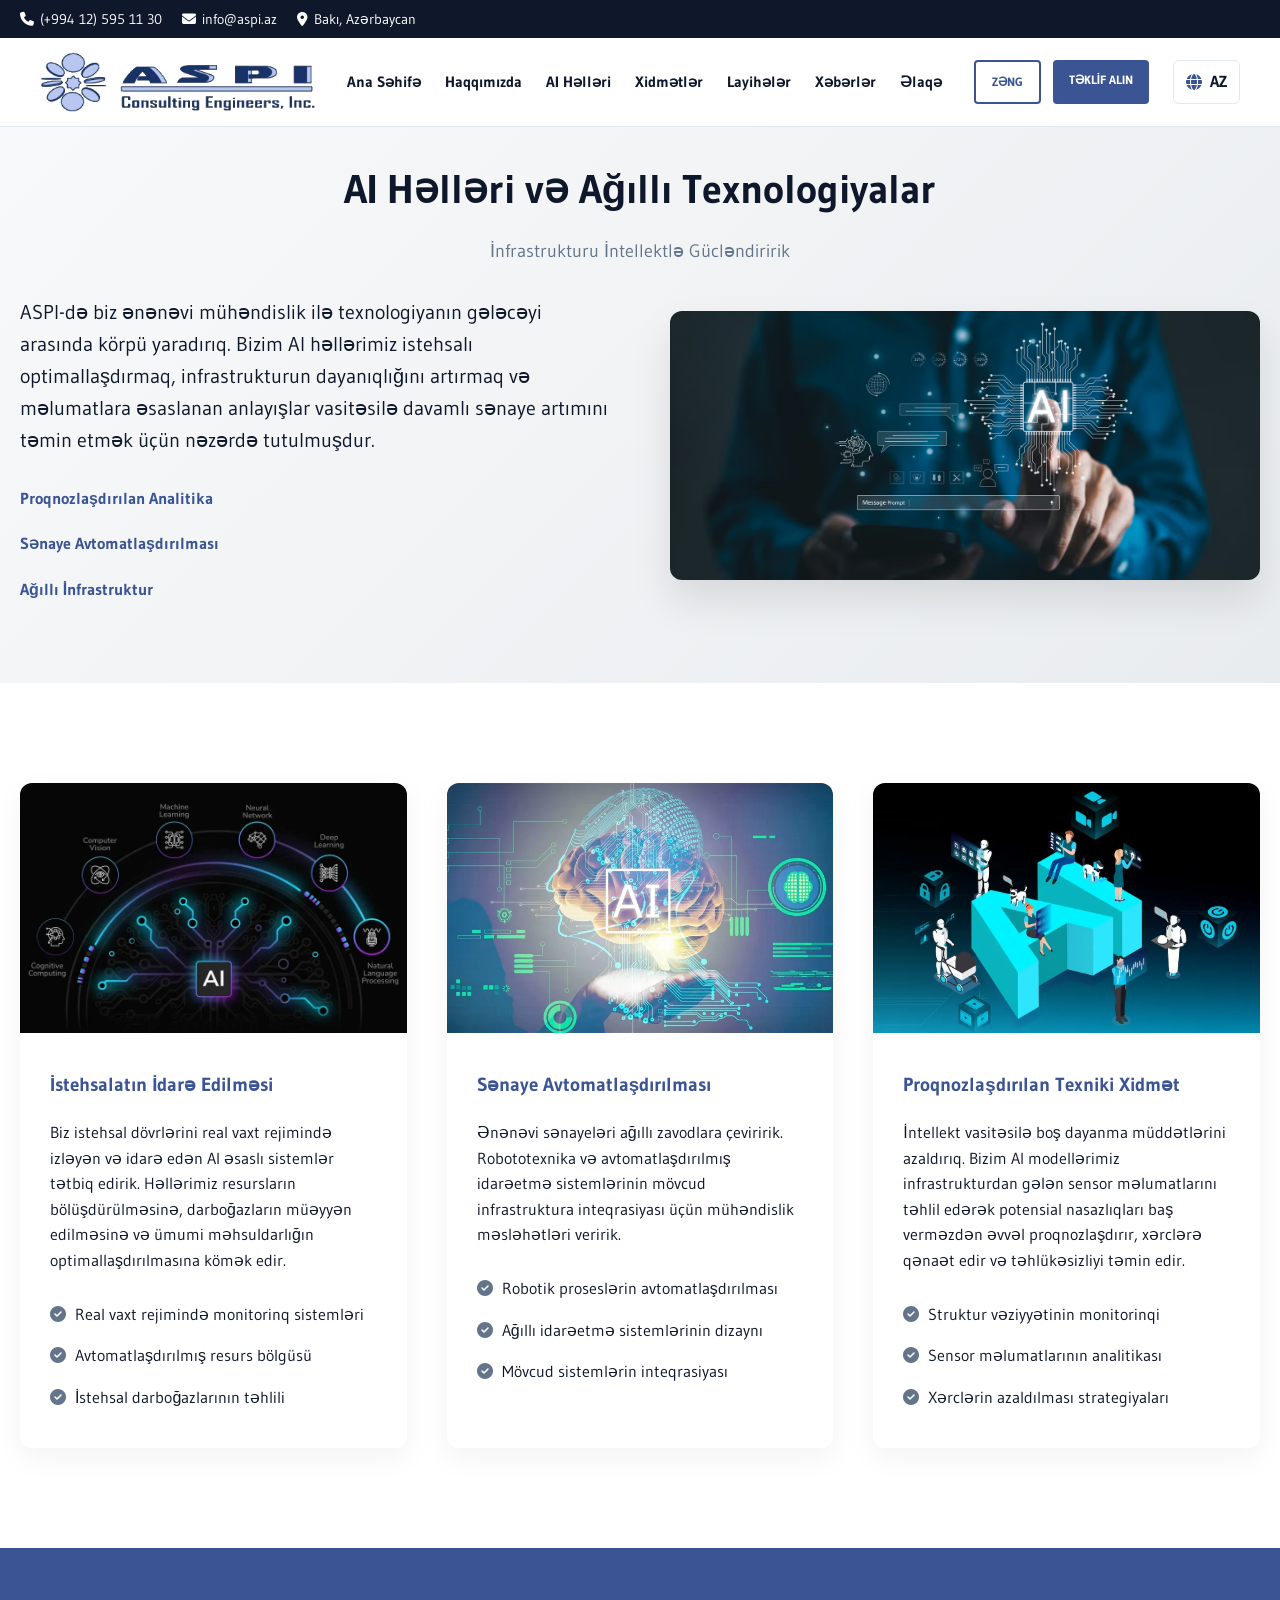
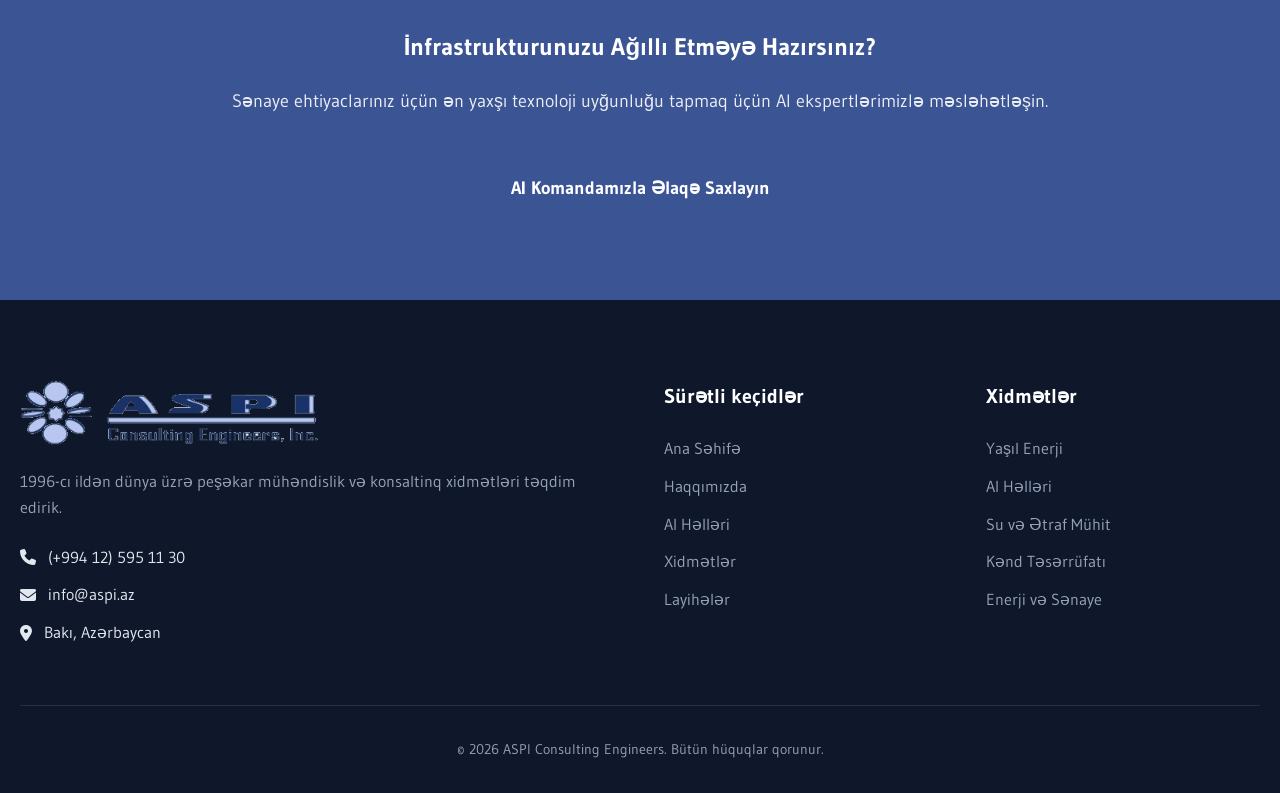
<file: ai_solutions_az.html>
<!DOCTYPE html>
<html lang="az">
<head>
    <meta charset="UTF-8">
    <meta name="viewport" content="width=device-width, initial-scale=1.0">
    <title>AI Həlləri və Ağıllı Texnologiyalar — ASPI Consulting Engineers</title>
    <link rel="stylesheet" href="styles.css">
    <link rel="stylesheet" href="https://cdnjs.cloudflare.com/ajax/libs/font-awesome/6.4.0/css/all.min.css">
</head>
<body>
    <header class="header">
        <div class="top-bar">
            <div class="container">
                <div class="social-links">
                    <a href="#" aria-label="Twitter"><i class="fab fa-twitter"></i></a>
                    <a href="#" aria-label="Facebook"><i class="fab fa-facebook-f"></i></a>
                    <a href="#" aria-label="LinkedIn"><i class="fab fa-linkedin-in"></i></a>
                    <a href="#" aria-label="YouTube"><i class="fab fa-youtube"></i></a>
                </div>
                <div class="contact-info">
                    <span><i class="fas fa-phone"></i> <a class="fasa" href="tel:+994125951130">(+994 12) 595 11 30</a></span>
                    <span><i class="fas fa-envelope"></i> <a class="fasa" href="mailto:info@aspi.az">info@aspi.az</a></span>
                    <span><i class="fas fa-location-dot"></i> <a class="fasa" href="https://www.google.com/maps/place/Baku+City,+Azerbaijan" target="_blank">Bakı, Azərbaycan</a></span>
                </div>
            </div>
        </div>
        <div class="header-bar">
            <div class="container header-grid">
                <a href="index_az.html#home" class="brand"><img src="/aspilogo.png" alt="ASPI" class="brand-logo"></a>
                <div class="nav-menu">
                    <ul class="nav-list">
                        <li class="nav-item"><a href="index_az.html#home" class="nav-link">Ana Səhifə</a></li>
                        <li class="nav-item"><a href="about_az.html" class="nav-link">Haqqımızda</a></li>
                        <li class="nav-item"><a href="ai_solutions_az.html" class="nav-link">AI Həlləri</a></li>
                        <li class="nav-item"><a href="services_az.html" class="nav-link">Xidmətlər</a></li>
                        <li class="nav-item"><a href="projects_az.html" class="nav-link">Layihələr</a></li>
                        <li class="nav-item"><a href="news_az.html" class="nav-link">Xəbərlər</a></li>
                        <li class="nav-item"><a href="contact_az.html" class="nav-link">Əlaqə</a></li>
                    </ul>
                    <div class="menu-actions">
                        <a href="tel:+994125951130" class="btn btn-outline">Zəng</a>
                        <a href="#contact-form" class="btn btn-primary">Təklif Alın</a>
                        <div class="lang-switch">
                            <a href="#" class="lang-button"><i class="fas fa-globe"></i><span class="lang-current">AZ</span></a>
                            <div class="lang-menu">
                                <a href="ai_solutions.html" data-lang="en"><span>English</span><span class="lang-code">EN</span></a>
                                <a href="ai_solutions_az.html" data-lang="az"><span>Azərbaycan</span><span class="lang-code">AZ</span></a>
                            </div>
                        </div>
                    </div>
                </div>
                <div class="header-actions">
                    <a href="tel:+994125951130" class="btn btn-outline btn-sm">Zəng</a>
                    <a href="#contact-form" class="btn btn-primary btn-sm">Təklif Alın</a>
                    <div class="lang-switch">
                        <a href="#" class="lang-button"><i class="fas fa-globe"></i><span class="lang-current">AZ</span></a>
                        <div class="lang-menu">
                            <a href="ai_solutions.html" data-lang="en"><span>English</span><span class="lang-code">EN</span></a>
                            <a href="ai_solutions_az.html" data-lang="az"><span>Azərbaycan</span><span class="lang-code">AZ</span></a>
                        </div>
                    </div>
                </div>
                <div class="nav-toggle"><span></span><span></span><span></span></div>
            </div>
        </div>
    </header>

    <main class="page-content">
        <section class="ai-intro hero-sub">
            <div class="container">
                <div class="section-header">
                    <h1 class="section-title">AI Həlləri və Ağıllı Texnologiyalar</h1>
                    <p class="section-subtitle">İnfrastrukturu İntellektlə Gücləndiririk</p>
                </div>
                <div class="ai-hero-grid">
                    <div class="ai-hero-text">
                        <p class="lead">ASPI-də biz ənənəvi mühəndislik ilə texnologiyanın gələcəyi arasında körpü yaradırıq. Bizim AI həllərimiz istehsalı optimallaşdırmaq, infrastrukturun dayanıqlığını artırmaq və məlumatlara əsaslanan anlayışlar vasitəsilə davamlı sənaye artımını təmin etmək üçün nəzərdə tutulmuşdur.</p>
                        <div class="ai-features">
                            <div class="ai-feature">
                             
                                <span>Proqnozlaşdırılan Analitika</span>
                            </div>
                            <div class="ai-feature">
                          
                                <span>Sənaye Avtomatlaşdırılması</span>
                            </div>
                            <div class="ai-feature">
                            
                                <span>Ağıllı İnfrastruktur</span>
                            </div>
                        </div>
                    </div>
                    <div class="ai-hero-image">
                        <img src="/Our_Customers/smart1.avif" lt=Mühəndislikdə AI">
                    </div>
                </div>
            </div>
        </section>

        <section class="ai-details">
            <div class="container">
                <div class="ai-grid">
                    <div class="ai-card">
                        <div class="ai-card-image">
                            <img src="/Our_Customers/smart3.jpg" alt="İstehsalatın İdarə Edilməsi">
                        </div>
                        <div class="ai-card-content">   
                            <h3>İstehsalatın İdarə Edilməsi</h3>
                            <p>Biz istehsal dövrlərini real vaxt rejimində izləyən və idarə edən AI əsaslı sistemlər tətbiq edirik. Həllərimiz resursların bölüşdürülməsinə, darboğazların müəyyən edilməsinə və ümumi məhsuldarlığın optimallaşdırılmasına kömək edir.</p>
                            <ul class="ai-list">
                                <li>Real vaxt rejimində monitorinq sistemləri</li>
                                <li>Avtomatlaşdırılmış resurs bölgüsü</li>
                                <li>İstehsal darboğazlarının təhlili</li>
                            </ul>
                        </div>
                    </div>

                    <div class="ai-card">
                        <div class="ai-card-image">
                            <img src="/Our_Customers/smart4.webp" alt="Sənaye Avtomatlaşdırılması">
                        </div>
                        <div class="ai-card-content">
                            <h3>Sənaye Avtomatlaşdırılması</h3>
                            <p>Ənənəvi sənayeləri ağıllı zavodlara çeviririk. Robototexnika və avtomatlaşdırılmış idarəetmə sistemlərinin mövcud infrastruktura inteqrasiyası üçün mühəndislik məsləhətləri veririk.</p>
                            <ul class="ai-list">
                                <li>Robotik proseslərin avtomatlaşdırılması</li>
                                <li>Ağıllı idarəetmə sistemlərinin dizaynı</li>
                                <li>Mövcud sistemlərin inteqrasiyası</li>
                            </ul>
                        </div>
                    </div>

                    <div class="ai-card">
                        <div class="ai-card-image">
                            <img src="/Our_Customers/smart5.webp" alt="Proqnozlaşdırılan Texniki Xidmət">
                        </div>
                        <div class="ai-card-content">
                            <h3>Proqnozlaşdırılan Texniki Xidmət</h3>
                            <p>İntellekt vasitəsilə boş dayanma müddətlərini azaldırıq. Bizim AI modellərimiz infrastrukturdan gələn sensor məlumatlarını təhlil edərək potensial nasazlıqları baş verməzdən əvvəl proqnozlaşdırır, xərclərə qənaət edir və təhlükəsizliyi təmin edir.</p>
                            <ul class="ai-list">
                                <li>Struktur vəziyyətinin monitorinqi</li>
                                <li>Sensor məlumatlarının analitikası</li>
                                <li>Xərclərin azaldılması strategiyaları</li>
                            </ul>
                        </div>
                    </div>
                </div>
            </div>
        </section>

        <section class="ai-cta">
            <div class="container">
                <div class="cta-box">
                    <h2>İnfrastrukturunuzu Ağıllı Etməyə Hazırsınız?</h2>
                    <p>Sənaye ehtiyaclarınız üçün ən yaxşı texnoloji uyğunluğu tapmaq üçün AI ekspertlərimizlə məsləhətləşin.</p>
                    <a href="contact_az.html" class="btn btn-primary lg">AI Komandamızla Əlaqə Saxlayın</a>
                </div>
            </div>
        </section>
    </main>

    <footer class="footer">
        <div class="container">
            <div class="footer-grid">
                <div class="footer-section">
                    <div class="footer-logo">
                        <div class="logo">
                           <img width="50%" src="/aspilogo.png" alt="">
                        </div>
                    </div>
                    <p class="footer-description">
                        1996-cı ildən dünya üzrə peşəkar mühəndislik və konsaltinq xidmətləri təqdim edirik.
                    </p>
                    <div class="footer-contact">
                        <p><i class="fas fa-phone"></i> <a href="tel:+994125951130">(+994 12) 595 11 30</a></p>
                        <p><i class="fas fa-envelope"></i> <a href="mailto:info@aspi.az">info@aspi.az</a></p>
                        <p><i class="fas fa-location-dot"></i> <a href="https://www.google.com/maps/place/Baku+City,+Azerbaijan" target="_blank">Bakı, Azərbaycan</a></p>
                    </div>
                </div>
                
                <div class="footer-section">
                    <h3 class="footer-title">Sürətli keçidlər</h3>
                    <ul class="footer-links">
                        <li><a href="index_az.html#home">Ana Səhifə</a></li>
                        <li><a href="about_az.html">Haqqımızda</a></li>
                        <li><a href="ai_solutions_az.html">AI Həlləri</a></li>
                        <li><a href="services_az.html">Xidmətlər</a></li>
                        <li><a href="projects_az.html">Layihələr</a></li>
                    </ul>
                </div>
                
                <div class="footer-section">
                    <h3 class="footer-title">Xidmətlər</h3>
                    <ul class="footer-links">
                        <li><a href="services_az.html#green-energy">Yaşıl Enerji</a></li>
                        <li><a href="ai_solutions_az.html">AI Həlləri</a></li>
                        <li><a href="services_az.html#water-environment">Su və Ətraf Mühit</a></li>
                        <li><a href="services_az.html#agriculture">Kənd Təsərrüfatı</a></li>
                        <li><a href="services_az.html#energy-industrial">Enerji və Sənaye</a></li>
                    </ul>
                </div>
            </div>
            
            <div class="footer-bottom">
                <p>&copy; 2026 ASPI Consulting Engineers. Bütün hüquqlar qorunur.</p>
            </div>
        </div>
    </footer>

    <script src="script.js"></script>
</body>
</html>
</file>
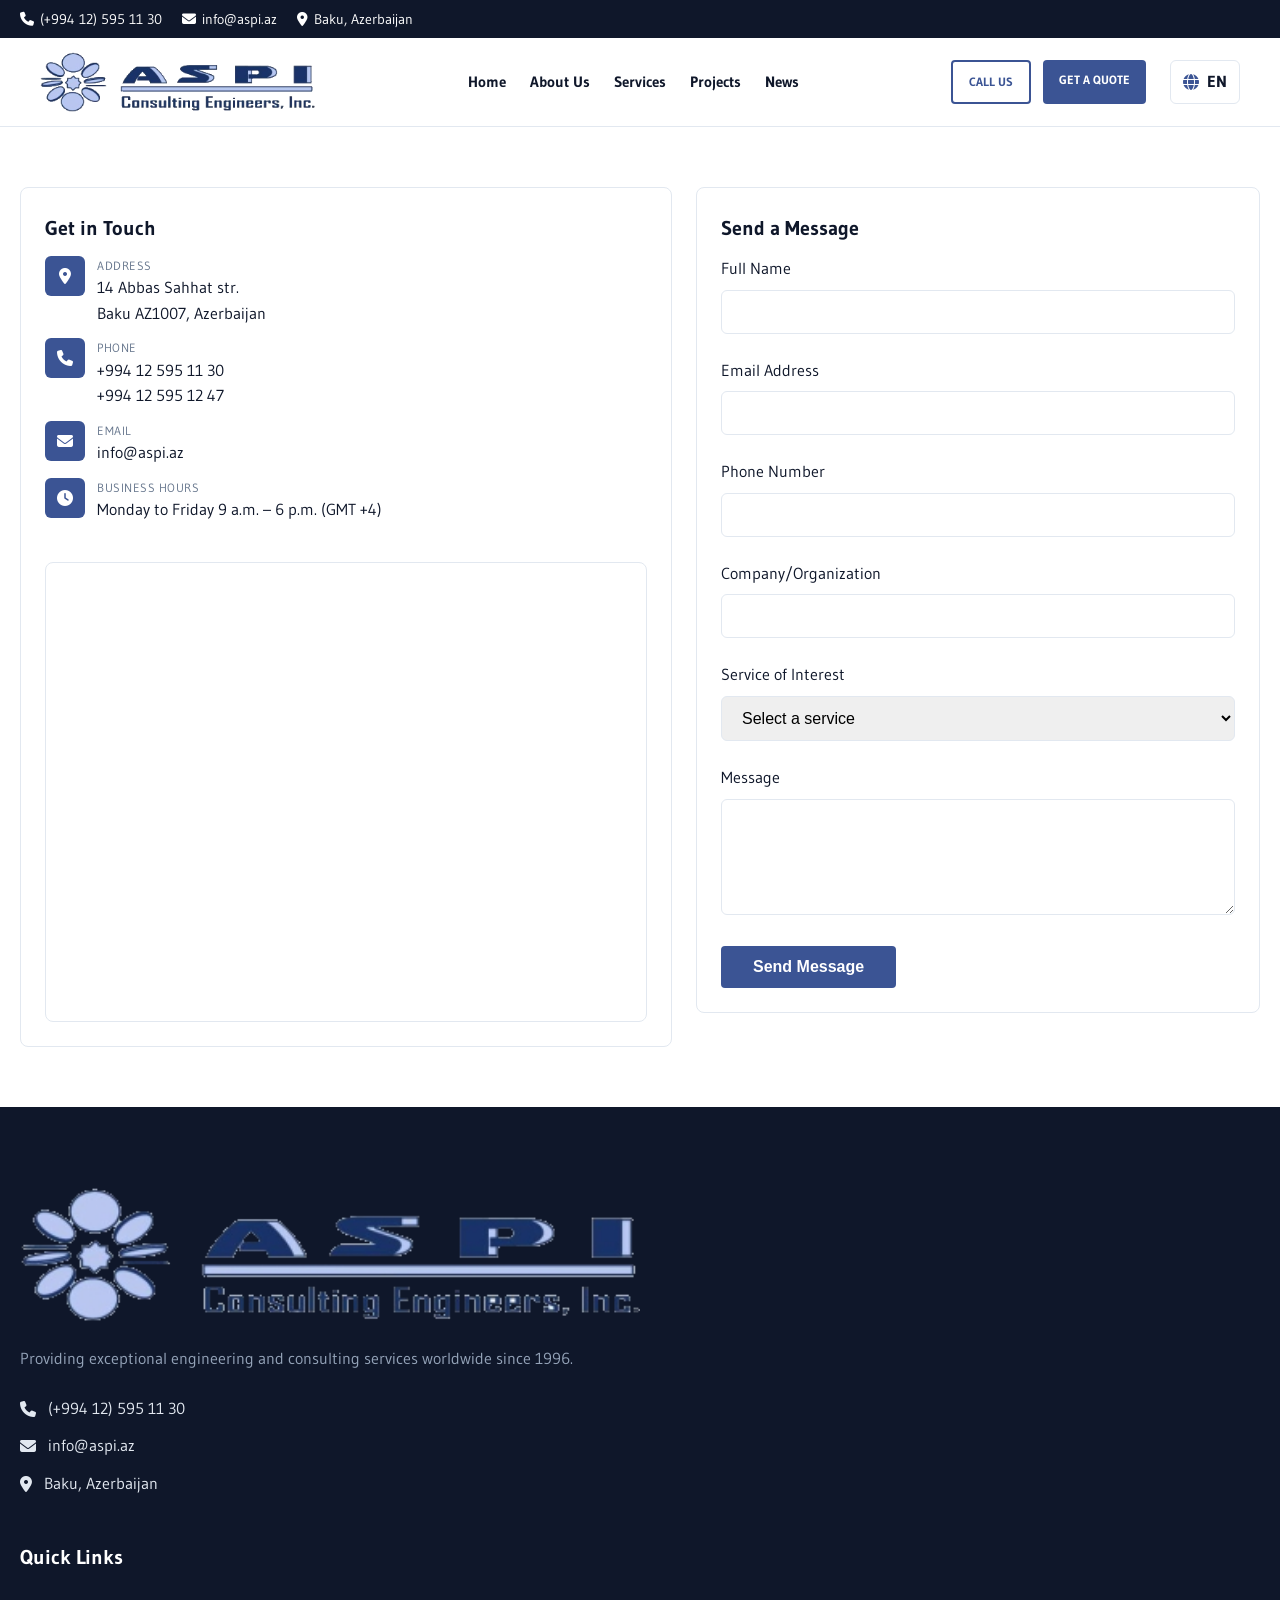
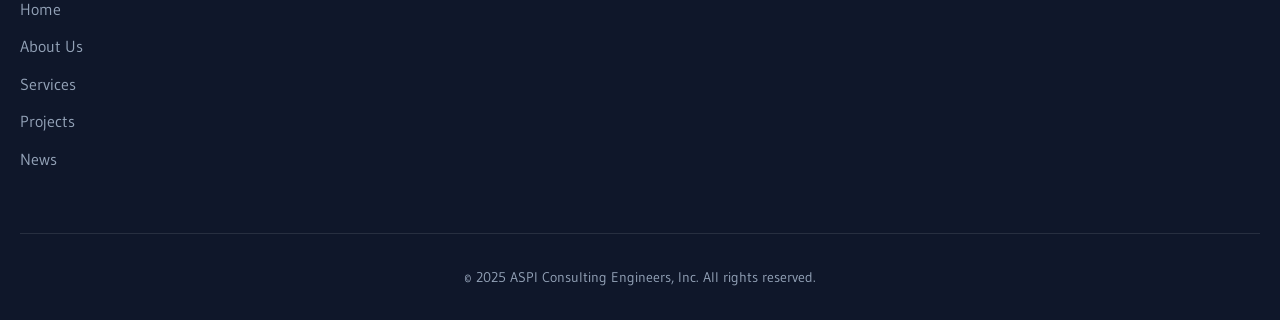
<file: contact.html>
<!DOCTYPE html>
<html lang="en">
<head>
    <meta charset="UTF-8">
    <meta name="viewport" content="width=device-width, initial-scale=1.0">
    <title>Contact — ASPI ( AZƏRXÜSUSİSƏNAYEİNVEST QSC ) Consulting Engineers</title>
    <link rel="stylesheet" href="styles.css">
    <link rel="stylesheet" href="https://cdnjs.cloudflare.com/ajax/libs/font-awesome/6.4.0/css/all.min.css">
</head>
<body>
    <header class="header">
        <div class="top-bar">
            <div class="container">
                <div class="social-links">
                    <a href="#" aria-label="Twitter"><i class="fab fa-twitter"></i></a>
                    <a href="#" aria-label="Facebook"><i class="fab fa-facebook-f"></i></a>
                    <a href="#" aria-label="LinkedIn"><i class="fab fa-linkedin-in"></i></a>
                    <a href="#" aria-label="YouTube"><i class="fab fa-youtube"></i></a>
                </div>
                <div class="contact-info">
                    <span><i class="fas fa-phone"></i> (+994 12) 595 11 30</span>
                    <span><i class="fas fa-envelope"></i> info@aspi.az</span>
                    <span><i class="fas fa-location-dot"></i> Baku, Azerbaijan</span>
                </div>
            </div>
        </div>
        <div class="header-bar">
            <div class="container header-grid">
                <a href="index.html#home" class="brand"><img src="/aspilogo.png" alt="ASPI" class="brand-logo"></a>
                <div class="nav-menu">
                    <ul class="nav-list">
                        <li class="nav-item"><a href="index.html#home" class="nav-link">Home</a></li>
                        <li class="nav-item"><a href="about.html" class="nav-link">About Us</a></li>
                        <li class="nav-item"><a href="services.html" class="nav-link">Services</a></li>
                        <li class="nav-item"><a href="projects.html" class="nav-link">Projects</a></li>
                        <li class="nav-item"><a href="news.html" class="nav-link">News</a></li>
                    </ul>
                    <div class="menu-actions">
                        <a href="tel:+994125951130" class="btn btn-outline">Call Us</a>
                        <a href="#contact" class="btn btn-primary">Get a Quote</a>
                        <div class="lang-switch">
                            <a href="#" class="lang-button"><i class="fas fa-globe"></i><span class="lang-current">EN</span></a>
                            <div class="lang-menu">
                                <a href="#" data-lang="en"><span>English</span><span class="lang-code">EN</span></a>
                                <a href="#" data-lang="az"><span>Azərbaycan</span><span class="lang-code">AZ</span></a>
                                 
                            </div>
                        </div>
                    </div>
                </div>
                <div class="header-actions">
                    <a href="tel:+994125951130" class="btn btn-outline btn-sm">Call Us</a>
                    <a href="#contact" class="btn btn-primary btn-sm">Get a Quote</a>
                    <div class="lang-switch">
                        <a href="#" class="lang-button"><i class="fas fa-globe"></i><span class="lang-current">EN</span></a>
                        <div class="lang-menu">
                            <a href="#" data-lang="en"><span>English</span><span class="lang-code">EN</span></a>
                            <a href="#" data-lang="az"><span>Azərbaycan</span><span class="lang-code">AZ</span></a>
                             
                        </div>
                    </div>
                </div>
                <div class="nav-toggle"><span></span><span></span><span></span></div>
            </div>
        </div>
    </header>

    <main class="page-content">
       
        <section class="contact-body">
            <div class="container">
                <div class="contact-grid">
                    <div class="contact-card">
                        <h3 class="contact-card-title">Get in Touch</h3>
                        <ul class="contact-info-list">
                            <li class="info-item">
                                <div class="info-icon"><i class="fas fa-map-marker-alt"></i></div>
                                <div class="info-content">
                                    <div class="info-label">Address</div>
                                    <div class="info-value">14 Abbas Sahhat str.</div>
                                    <div class="info-value">Baku AZ1007, Azerbaijan</div>
                                </div>
                            </li>
                            <li class="info-item">
                                <div class="info-icon"><i class="fas fa-phone"></i></div>
                                <div class="info-content">
                                    <div class="info-label">Phone</div>
                                    <div class="info-value">+994 12 595 11 30</div>
                                    <div class="info-value">+994 12 595 12 47</div>
                                </div>
                            </li>
                            <li class="info-item">
                                <div class="info-icon"><i class="fas fa-envelope"></i></div>
                                <div class="info-content">
                                    <div class="info-label">Email</div>
                                    <div class="info-value">info@aspi.az</div>
                                </div>
                            </li>
                            <li class="info-item">
                                <div class="info-icon"><i class="fas fa-clock"></i></div>
                                <div class="info-content">
                                    <div class="info-label">Business Hours</div>
                                    <div class="info-value">Monday to Friday 9 a.m. – 6 p.m. (GMT +4)</div>
                                </div>
                            </li>
                        </ul>
                         <div class="map-embed">
                  <iframe src="https://www.google.com/maps/embed?pb=!1m18!1m12!1m3!1d3038.5605005015263!2d49.83454587617283!3d40.39643235687425!2m3!1f0!2f0!3f0!3m2!1i1024!2i768!4f13.1!3m3!1m2!1s0x40307d7b6aa6663f%3A0x8b0cb2da1f25f0de!2zMTQgQWJiYXMgU8mZaGjJmXQsIEJha8Sx!5e0!3m2!1sru!2saz!4v1764674021263!5m2!1sru!2saz" width="600" height="450" style="border:0;" allowfullscreen="" loading="lazy" referrerpolicy="no-referrer-when-downgrade"></iframe>
                </div>
                    </div>
                    <div class="contact-card">
                        <h3 class="contact-card-title">Send a Message</h3>
                        <form class="contact-form">
                            <div class="form-group"><label for="name">Full Name</label><input type="text" id="name" name="name" required></div>
                            <div class="form-group"><label for="email">Email Address</label><input type="email" id="email" name="email" required></div>
                            <div class="form-group"><label for="phone">Phone Number</label><input type="tel" id="phone" name="phone"></div>
                            <div class="form-group"><label for="company">Company/Organization</label><input type="text" id="company" name="company"></div>
                            <div class="form-group"><label for="service">Service of Interest</label>
                                <select id="service" name="service">
                                    <option value="">Select a service</option>
                                    <option value="green-energy">Green Energy</option>
                                    <option value="water-environment">Water & Environment</option>
                                    <option value="agriculture">Agriculture & Rural Development</option>
                                    <option value="energy-industrial">Energy & Industrial Development</option>
                                    <option value="other">Other</option>
                                </select></div>
                            <div class="form-group"><label for="message">Message</label><textarea id="message" name="message" rows="5" required></textarea></div>
                            <button type="submit" class="btn btn-primary">Send Message</button>
                        </form>
                    </div>
                </div>
            </div>
        </section>
       
    </main>

    <footer class="footer">
        <div class="container">
            <div class="footer-content">
                <div class="footer-section">
                    <div class="footer-logo"><div class="logo"><img width="50%" src="/aspilogo.png" alt=""></div></div>
                    <p class="footer-description">Providing exceptional engineering and consulting services worldwide since 1996.</p>
                    <div class="footer-contact">
                        <p><i class="fas fa-phone"></i> (+994 12) 595 11 30</p>
                        <p><i class="fas fa-envelope"></i> info@aspi.az</p>
                        <p><i class="fas fa-map-marker-alt"></i> Baku, Azerbaijan</p>
                    </div>
                </div>
                <div class="footer-section">
                    <h3 class="footer-title">Quick Links</h3>
                    <ul class="footer-links">
                        <li><a href="index.html#home">Home</a></li>
                        <li><a href="about.html">About Us</a></li>
                        <li><a href="services.html">Services</a></li>
                        <li><a href="projects.html">Projects</a></li>
                        <li><a href="news.html">News</a></li>
                    </ul>
                </div>
               
            </div>
            <div class="footer-bottom"><div class="footer-bottom-content"><p>&copy; 2025 ASPI Consulting Engineers, Inc. All rights reserved.</p></div></div>
        </div>
    </footer>

    <script src="script.js"></script>
</body>
</html>
</file>
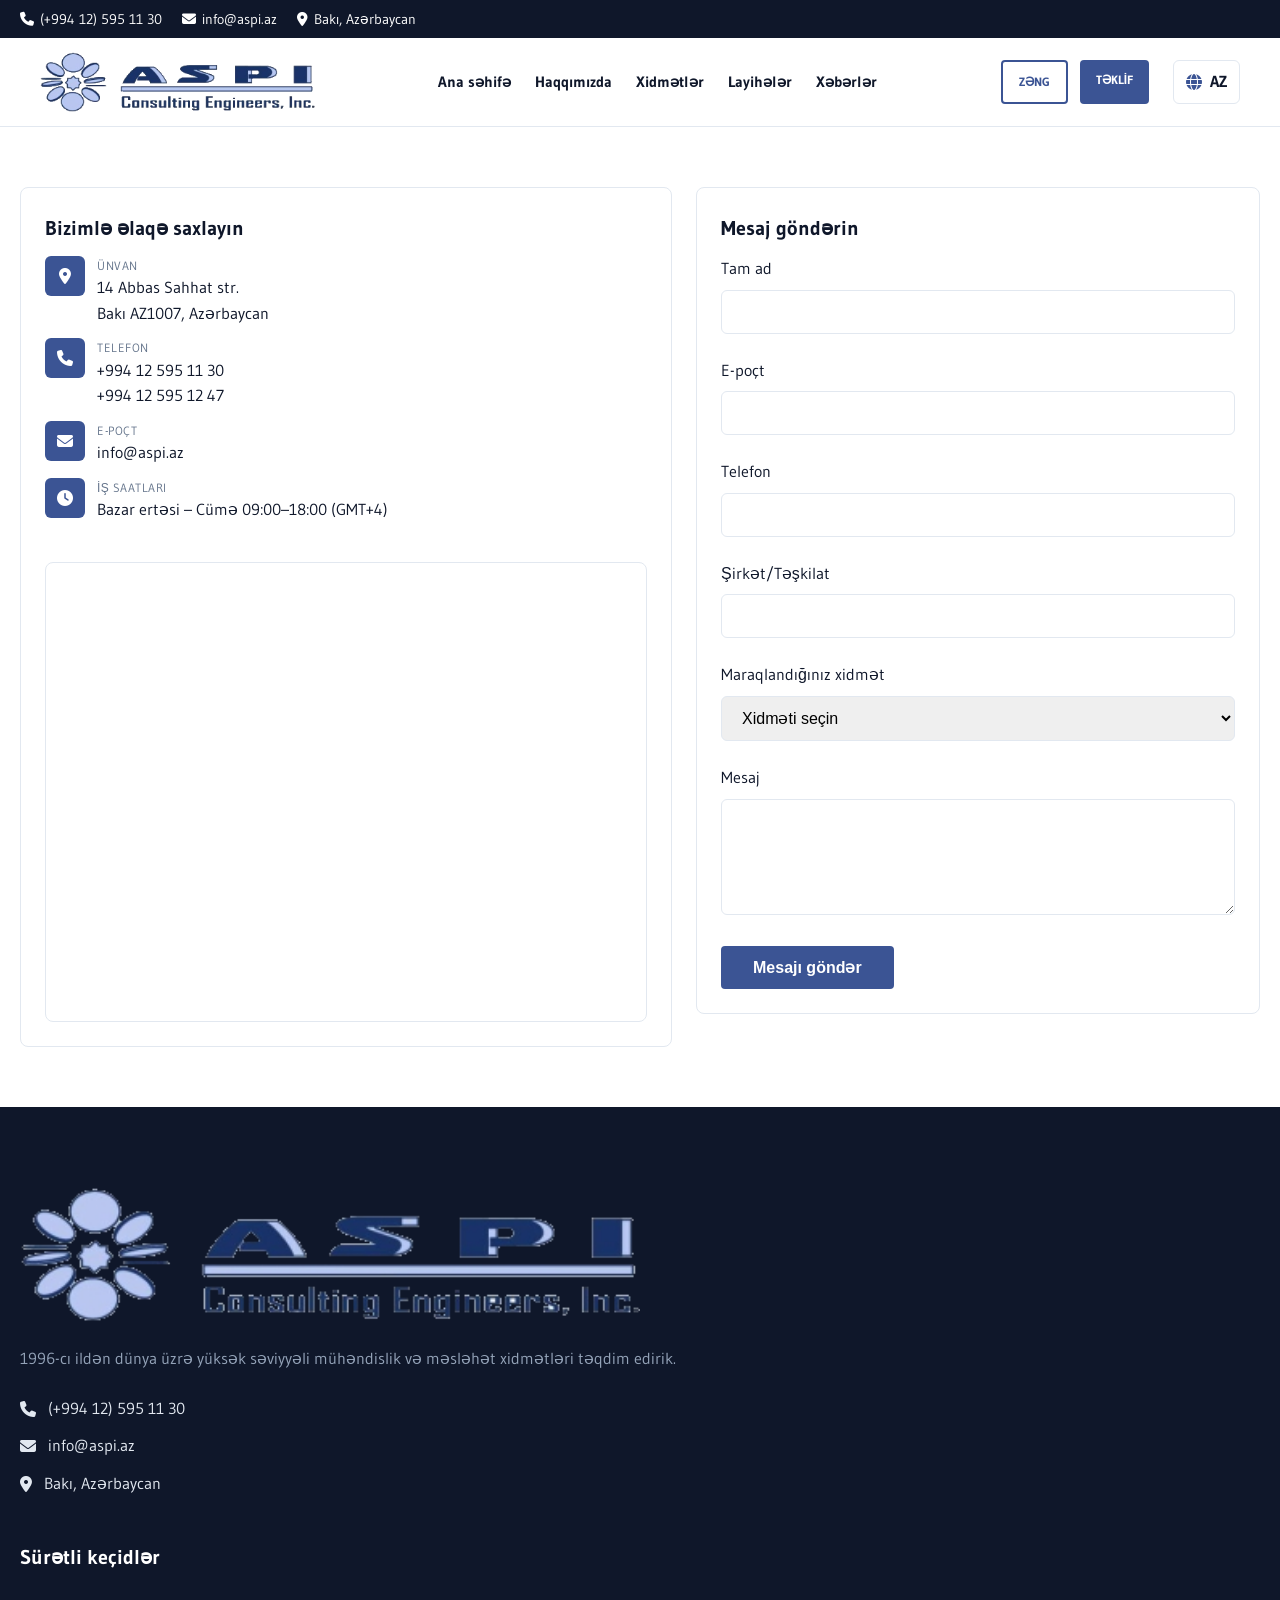
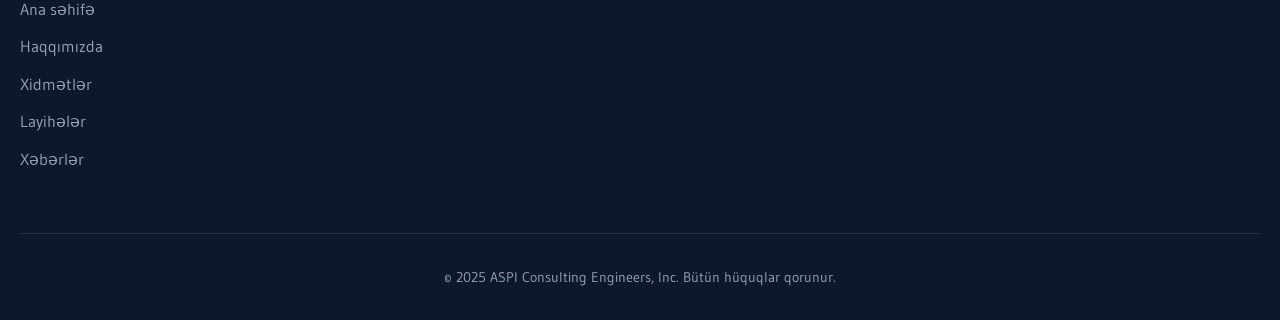
<file: contact_az.html>
<!DOCTYPE html>
<html lang="az">
<head>
    <meta charset="UTF-8">
    <meta name="viewport" content="width=device-width, initial-scale=1.0">
    <title>Əlaqə — ASPI ( AZƏRXÜSUSİSƏNAYEİNVEST QSC ) Consulting Engineers</title>
    <link rel="stylesheet" href="styles.css">
    <link rel="stylesheet" href="https://cdnjs.cloudflare.com/ajax/libs/font-awesome/6.4.0/css/all.min.css">
</head>
<body>
    <header class="header">
        <div class="top-bar">
            <div class="container">
                <div class="social-links">
                    <a href="#" aria-label="Twitter"><i class="fab fa-twitter"></i></a>
                    <a href="#" aria-label="Facebook"><i class="fab fa-facebook-f"></i></a>
                    <a href="#" aria-label="LinkedIn"><i class="fab fa-linkedin-in"></i></a>
                    <a href="#" aria-label="YouTube"><i class="fab fa-youtube"></i></a>
                </div>
                <div class="contact-info">
                    <span><i class="fas fa-phone"></i> (+994 12) 595 11 30</span>
                    <span><i class="fas fa-envelope"></i> info@aspi.az</span>
                    <span><i class="fas fa-location-dot"></i> Bakı, Azərbaycan</span>
                </div>
            </div>
        </div>
        <div class="header-bar">
            <div class="container header-grid">
                <a href="index_az.html#home" class="brand"><img src="/aspilogo.png" alt="ASPI" class="brand-logo"></a>
                <div class="nav-menu">
                    <ul class="nav-list">
                        <li class="nav-item"><a href="index_az.html#home" class="nav-link">Ana səhifə</a></li>
                        <li class="nav-item"><a href="about_az.html" class="nav-link">Haqqımızda</a></li>
                        <li class="nav-item"><a href="services_az.html" class="nav-link">Xidmətlər</a></li>
                        <li class="nav-item"><a href="projects_az.html" class="nav-link">Layihələr</a></li>
                        <li class="nav-item"><a href="news_az.html" class="nav-link">Xəbərlər</a></li>
                    </ul>
                    <div class="menu-actions">
                        <a href="tel:+994125951130" class="btn btn-outline">Zəng</a>
                        <a href="#contact" class="btn btn-primary">Təklif</a>
                        <div class="lang-switch">
                            <a href="#" class="lang-button"><i class="fas fa-globe"></i><span class="lang-current">AZ</span></a>
                            <div class="lang-menu">
                                <a href="#" data-lang="en"><span>English</span><span class="lang-code">EN</span></a>
                                <a href="#" data-lang="az"><span>Azərbaycan</span><span class="lang-code">AZ</span></a>
                                 
                            </div>
                        </div>
                    </div>
                </div>
                <div class="header-actions">
                    <a href="tel:+994125951130" class="btn btn-outline btn-sm">Zəng</a>
                    <a href="#contact" class="btn btn-primary btn-sm">Təklif</a>
                    <div class="lang-switch">
                        <a href="#" class="lang-button"><i class="fas fa-globe"></i><span class="lang-current">AZ</span></a>
                        <div class="lang-menu">
                            <a href="#" data-lang="en"><span>English</span><span class="lang-code">EN</span></a>
                            <a href="#" data-lang="az"><span>Azərbaycan</span><span class="lang-code">AZ</span></a>
                             
                        </div>
                    </div>
                </div>
                <div class="nav-toggle"><span></span><span></span><span></span></div>
            </div>
        </div>
    </header>

    <main class="page-content">
       
        <section class="contact-body">
            <div class="container">
                <div class="contact-grid">
                    <div class="contact-card">
                        <h3 class="contact-card-title">Bizimlə əlaqə saxlayın</h3>
                        <ul class="contact-info-list">
                            <li class="info-item">
                                <div class="info-icon"><i class="fas fa-map-marker-alt"></i></div>
                                <div class="info-content">
                                    <div class="info-label">Ünvan</div>
                                    <div class="info-value">14 Abbas Sahhat str.</div>
                                    <div class="info-value">Bakı AZ1007, Azərbaycan</div>
                                </div>
                            </li>
                            <li class="info-item">
                                <div class="info-icon"><i class="fas fa-phone"></i></div>
                                <div class="info-content">
                                    <div class="info-label">Telefon</div>
                                    <div class="info-value">+994 12 595 11 30</div>
                                    <div class="info-value">+994 12 595 12 47</div>
                                </div>
                            </li>
                            <li class="info-item">
                                <div class="info-icon"><i class="fas fa-envelope"></i></div>
                                <div class="info-content">
                                    <div class="info-label">E-poçt</div>
                                    <div class="info-value">info@aspi.az</div>
                                </div>
                            </li>
                            <li class="info-item">
                                <div class="info-icon"><i class="fas fa-clock"></i></div>
                                <div class="info-content">
                                    <div class="info-label">İş saatları</div>
                                    <div class="info-value">Bazar ertəsi – Cümə 09:00–18:00 (GMT+4)</div>
                                </div>
                            </li>
                        </ul>
                         <div class="map-embed">
                  <iframe src="https://www.google.com/maps/embed?pb=!1m18!1m12!1m3!1d3038.5605005015263!2d49.83454587617283!3d40.39643235687425!2m3!1f0!2f0!3f0!3m2!1i1024!2i768!4f13.1!3m3!1m2!1s0x40307d7b6aa6663f%3A0x8b0cb2da1f25f0de!2zMTQgQWJiYXMgU8mZaGjJmXQsIEJha8Sx!5e0!3m2!1sru!2saz!4v1764674021263!5m2!1sru!2saz" width="600" height="450" style="border:0;" allowfullscreen="" loading="lazy" referrerpolicy="no-referrer-when-downgrade"></iframe>
                </div>
                    </div>
                    <div class="contact-card">
                        <h3 class="contact-card-title">Mesaj göndərin</h3>
                        <form class="contact-form">
                            <div class="form-group"><label for="name">Tam ad</label><input type="text" id="name" name="name" required></div>
                            <div class="form-group"><label for="email">E-poçt</label><input type="email" id="email" name="email" required></div>
                            <div class="form-group"><label for="phone">Telefon</label><input type="tel" id="phone" name="phone"></div>
                            <div class="form-group"><label for="company">Şirkət/Təşkilat</label><input type="text" id="company" name="company"></div>
                            <div class="form-group"><label for="service">Maraqlandığınız xidmət</label>
                                <select id="service" name="service">
                                    <option value="">Xidməti seçin</option>
                                    <option value="green-energy">Yaşıl Enerji</option>
                                    <option value="water-environment">Su və Ətraf Mühit</option>
                                    <option value="agriculture">Kənd Təsərrüfatı və Kənd İnkişafı</option>
                                    <option value="energy-industrial">Enerji və Sənaye İnkişafı</option>
                                    <option value="other">Digər</option>
                                </select></div>
                            <div class="form-group"><label for="message">Mesaj</label><textarea id="message" name="message" rows="5" required></textarea></div>
                            <button type="submit" class="btn btn-primary">Mesajı göndər</button>
                        </form>
                    </div>
                </div>
            </div>
        </section>
       
    </main>

    <footer class="footer">
        <div class="container">
            <div class="footer-content">
                <div class="footer-section">
                    <div class="footer-logo"><div class="logo"><img width="50%" src="/aspilogo.png" alt=""></div></div>
                    <p class="footer-description">1996-cı ildən dünya üzrə yüksək səviyyəli mühəndislik və məsləhət xidmətləri təqdim edirik.</p>
                    <div class="footer-contact">
                        <p><i class="fas fa-phone"></i> (+994 12) 595 11 30</p>
                        <p><i class="fas fa-envelope"></i> info@aspi.az</p>
                        <p><i class="fas fa-map-marker-alt"></i> Bakı, Azərbaycan</p>
                    </div>
                </div>
                <div class="footer-section">
                    <h3 class="footer-title">Sürətli keçidlər</h3>
                    <ul class="footer-links">
                        <li><a href="index_az.html#home">Ana səhifə</a></li>
                        <li><a href="about_az.html">Haqqımızda</a></li>
                        <li><a href="services_az.html">Xidmətlər</a></li>
                        <li><a href="projects_az.html">Layihələr</a></li>
                        <li><a href="news_az.html">Xəbərlər</a></li>
                    </ul>
                </div>
               
            </div>
            <div class="footer-bottom"><div class="footer-bottom-content"><p>&copy; 2025 ASPI Consulting Engineers, Inc. Bütün hüquqlar qorunur.</p></div></div>
        </div>
    </footer>

    <script src="script.js"></script>
</body>
</html>
</file>
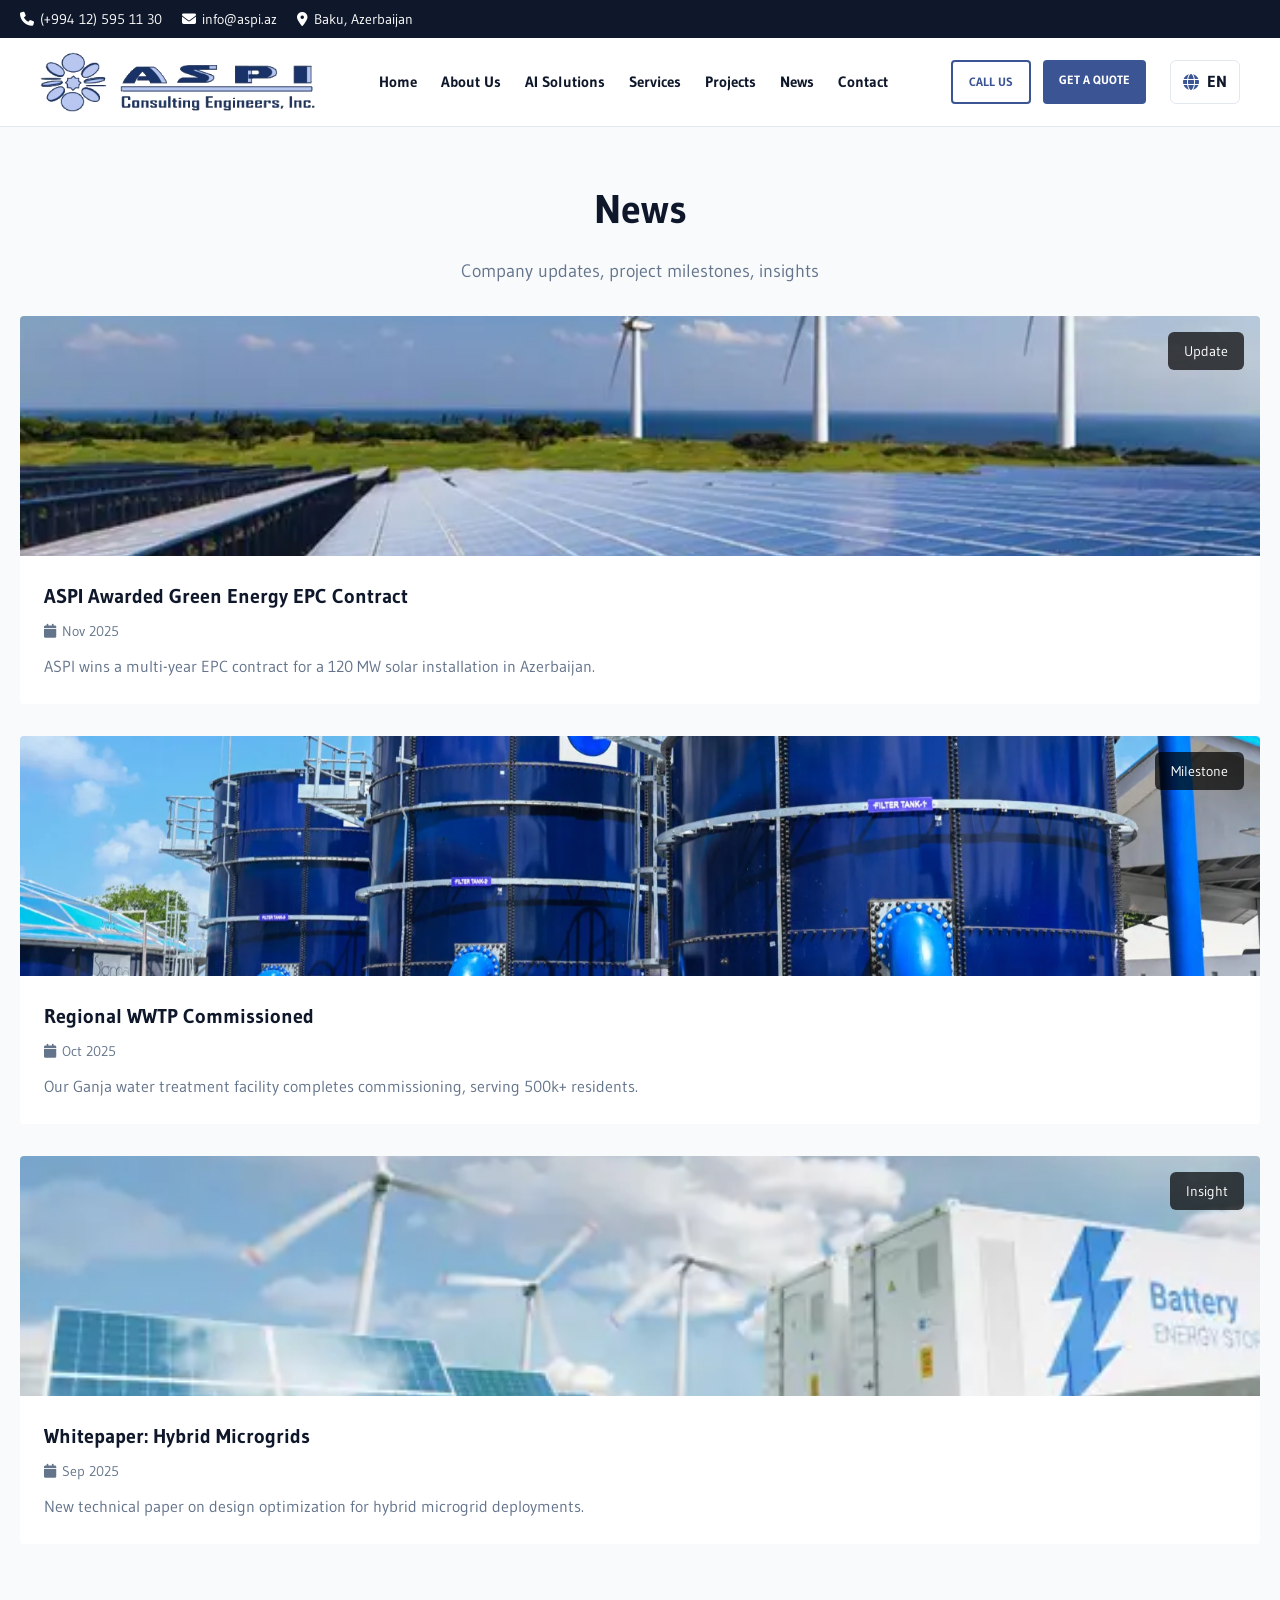
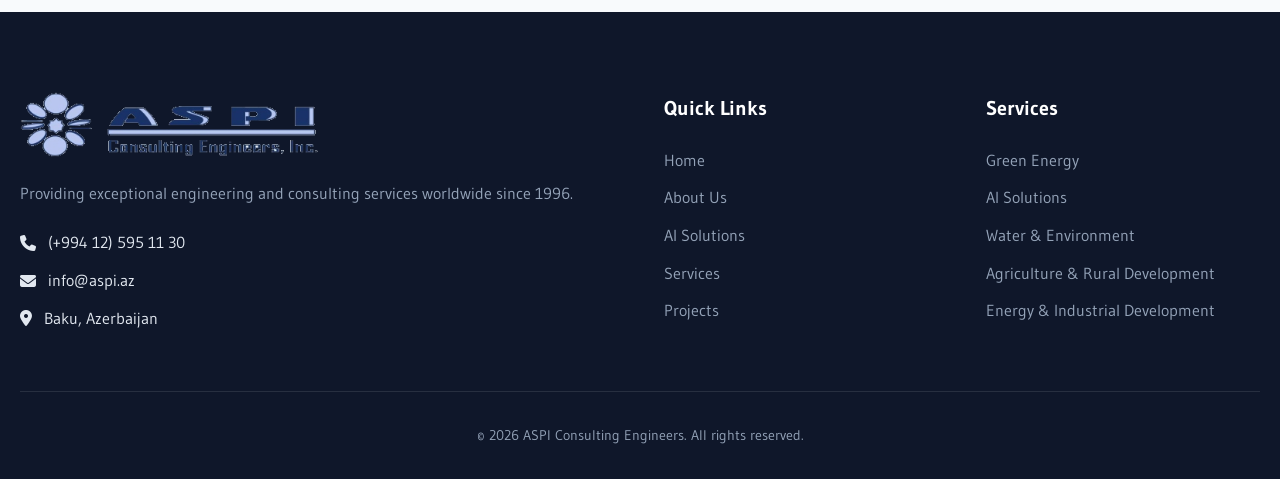
<file: news.html>
<!DOCTYPE html>
<html lang="en">
<head>
    <meta charset="UTF-8">
    <meta name="viewport" content="width=device-width, initial-scale=1.0">
    <title>News — ASPI ( AZƏRXÜSUSİSƏNAYEİNVEST QSC ) Consulting Engineers</title>
    <link rel="stylesheet" href="styles.css">
    <link rel="stylesheet" href="https://cdnjs.cloudflare.com/ajax/libs/font-awesome/6.4.0/css/all.min.css">
</head>
<body>
    <header class="header">
        <div class="top-bar">
            <div class="container">
                <div class="social-links">
                    <a href="#" aria-label="Twitter"><i class="fab fa-twitter"></i></a>
                    <a href="#" aria-label="Facebook"><i class="fab fa-facebook-f"></i></a>
                    <a href="#" aria-label="LinkedIn"><i class="fab fa-linkedin-in"></i></a>
                    <a href="#" aria-label="YouTube"><i class="fab fa-youtube"></i></a>
                </div>
                <div class="contact-info">
                    <span><i class="fas fa-phone"></i> <a class="fasa" href="tel:+994125951130">(+994 12) 595 11 30</a></span>
                    <span><i class="fas fa-envelope"></i> <a class="fasa" href="mailto:info@aspi.az">info@aspi.az</a></span>
                    <span><i class="fas fa-location-dot"></i> <a class="fasa" href="https://www.google.com/maps/place/Baku+City,+Azerbaijan" target="_blank">Baku, Azerbaijan</a></span>
                </div>
            </div>
        </div>
        <div class="header-bar">
            <div class="container header-grid">
                <a href="index.html#home" class="brand"><img src="/aspilogo.png" alt="ASPI" class="brand-logo"></a>
                <div class="nav-menu">
                    <ul class="nav-list">
                        <li class="nav-item"><a href="index.html#home" class="nav-link">Home</a></li>
                        <li class="nav-item"><a href="about.html" class="nav-link">About Us</a></li>
                        <li class="nav-item"><a href="ai_solutions.html" class="nav-link">AI Solutions</a></li>
                        <li class="nav-item"><a href="services.html" class="nav-link">Services</a></li>
                        <li class="nav-item"><a href="projects.html" class="nav-link">Projects</a></li>
                        <li class="nav-item"><a href="news.html" class="nav-link">News</a></li>
                        <li class="nav-item"><a href="contact.html" class="nav-link">Contact</a></li>
                    </ul>
                    <div class="menu-actions">
                        <a href="tel:+994125951130" class="btn btn-outline">Call Us</a>
                        <a href="#contact-form" class="btn btn-primary">Get a Quote</a>
                        <div class="lang-switch">
                            <a href="#" class="lang-button"><i class="fas fa-globe"></i><span class="lang-current">EN</span></a>
                            <div class="lang-menu">
                                <a href="#" data-lang="en"><span>English</span><span class="lang-code">EN</span></a>
                                <a href="#" data-lang="az"><span>Azərbaycan</span><span class="lang-code">AZ</span></a>
                                 
                            </div>
                        </div>
                    </div>
                </div>
                <div class="header-actions">
                    <a href="tel:+994125951130" class="btn btn-outline btn-sm">Call Us</a>
                    <a href="#contact-form" class="btn btn-primary btn-sm">Get a Quote</a>
                    <div class="lang-switch">
                        <a href="#" class="lang-button"><i class="fas fa-globe"></i><span class="lang-current">EN</span></a>
                        <div class="lang-menu">
                            <a href="#" data-lang="en"><span>English</span><span class="lang-code">EN</span></a>
                            <a href="#" data-lang="az"><span>Azərbaycan</span><span class="lang-code">AZ</span></a>
                             
                        </div>
                    </div>
                </div>
                <div class="nav-toggle"><span></span><span></span><span></span></div>
            </div>
        </div>
    </header>

    <main class="page-content">
        <section class="projects">
            <div class="container">
                <div class="section-header">
                    <h2 class="section-title">News</h2>
                    <p class="section-subtitle">Company updates, project milestones, insights</p>
                </div>
                <div class="projects-grid">
                    <div class="project-card">
                        <div class="project-image">
                            <img src="/Our_Customers/greennews.webp" alt="Announcement">
                            <div class="project-overlay"><span class="project-category">Update</span></div>
                        </div>
                        <div class="project-content">
                            <h3 class="project-title">ASPI Awarded Green Energy EPC Contract</h3>
                            <p class="project-location"><i class="fas fa-calendar"></i> Nov 2025</p>
                            <p class="project-description">ASPI wins a multi-year EPC contract for a 120 MW solar installation in Azerbaijan.</p>
                        </div>
                    </div>
                    <div class="project-card">
                        <div class="project-image">
                            <img src="/Our_Customers/wtt.webp" alt="Milestone">
                            <div class="project-overlay"><span class="project-category">Milestone</span></div>
                        </div>
                        <div class="project-content">
                            <h3 class="project-title">Regional WWTP Commissioned</h3>
                            <p class="project-location"><i class="fas fa-calendar"></i> Oct 2025</p>
                            <p class="project-description">Our Ganja water treatment facility completes commissioning, serving 500k+ residents.</p>
                        </div>
                    </div>
                    <div class="project-card">
                        <div class="project-image">
                            <img src="/Our_Customers/whitepaper-thumbnail4.webp" alt="Insight">
                            <div class="project-overlay"><span class="project-category">Insight</span></div>
                        </div>
                        <div class="project-content">
                            <h3 class="project-title">Whitepaper: Hybrid Microgrids</h3>
                            <p class="project-location"><i class="fas fa-calendar"></i> Sep 2025</p>
                            <p class="project-description">New technical paper on design optimization for hybrid microgrid deployments.</p>
                        </div>
                    </div>
                </div>
            </div>
        </section>
    </main>

    <footer class="footer">
        <div class="container">
            <div class="footer-grid">
                <div class="footer-section">
                    <div class="footer-logo">
                        <div class="logo">
                           <img width="50%" src="/aspilogo.png" alt="">
                        </div>
                    </div>
                    <p class="footer-description">
                        Providing exceptional engineering and consulting services worldwide since 1996.
                    </p>
                    <div class="footer-contact">
                        <p><i class="fas fa-phone"></i> <a href="tel:+994125951130">(+994 12) 595 11 30</a></p>
                        <p><i class="fas fa-envelope"></i> <a href="mailto:info@aspi.az">info@aspi.az</a></p>
                        <p><i class="fas fa-map-marker-alt"></i> <a href="https://www.google.com/maps/place/Baku+City,+Azerbaijan" target="_blank">Baku, Azerbaijan</a></p>
                    </div>
                </div>
                
                <div class="footer-section">
                    <h3 class="footer-title">Quick Links</h3>
                    <ul class="footer-links">
                        <li><a href="index.html#home">Home</a></li>
                        <li><a href="about.html">About Us</a></li>
                        <li><a href="ai_solutions.html">AI Solutions</a></li>
                        <li><a href="services.html">Services</a></li>
                        <li><a href="projects.html">Projects</a></li>
                    </ul>
                </div>
                
                <div class="footer-section">
                    <h3 class="footer-title">Services</h3>
                    <ul class="footer-links">
                        <li><a href="services.html#green-energy">Green Energy</a></li>
                        <li><a href="ai_solutions.html">AI Solutions</a></li>
                        <li><a href="services.html#water-environment">Water & Environment</a></li>
                        <li><a href="services.html#agriculture">Agriculture & Rural Development</a></li>
                        <li><a href="services.html#energy-industrial">Energy & Industrial Development</a></li>
                    </ul>
                </div>
            </div>
            
            <div class="footer-bottom">
                <p>&copy; 2026 ASPI Consulting Engineers. All rights reserved.</p>
            </div>
        </div>
    </footer>

    <div id="contact-form" class="modal">
        <div class="modal-content">
            <span class="close">&times;</span>
            <form class="contact-form">
                <div class="form-group"><label for="name">Full Name</label><input type="text" id="name" name="name" required></div>
                <div class="form-group"><label for="email">Email Address</label><input type="email" id="email" name="email" required></div>
                <div class="form-group"><label for="phone">Phone Number</label><input type="tel" id="phone" name="phone"></div>
                <div class="form-group"><label for="company">Company/Organization</label><input type="text" id="company" name="company"></div>
                <div class="form-group"><label for="service">Service of Interest</label>
                    <select id="service" name="service">
                        <option value="">Select a service</option>
                        <option value="green-energy">Green Energy</option>
                        <option value="water-environment">Water & Environment</option>
                        <option value="agriculture">Agriculture & Rural Development</option>
                        <option value="energy-industrial">Energy & Industrial Development</option>
                        <option value="other">Other</option>
                    </select></div>
                <div class="form-group"><label for="message">Message</label><textarea id="message" name="message" rows="5" required></textarea></div>
                <button type="submit" class="btn btn-primary">Send Message</button>
            </form>
        </div>
    </div>

    <script src="script.js"></script>
</body>
</html>
</file>
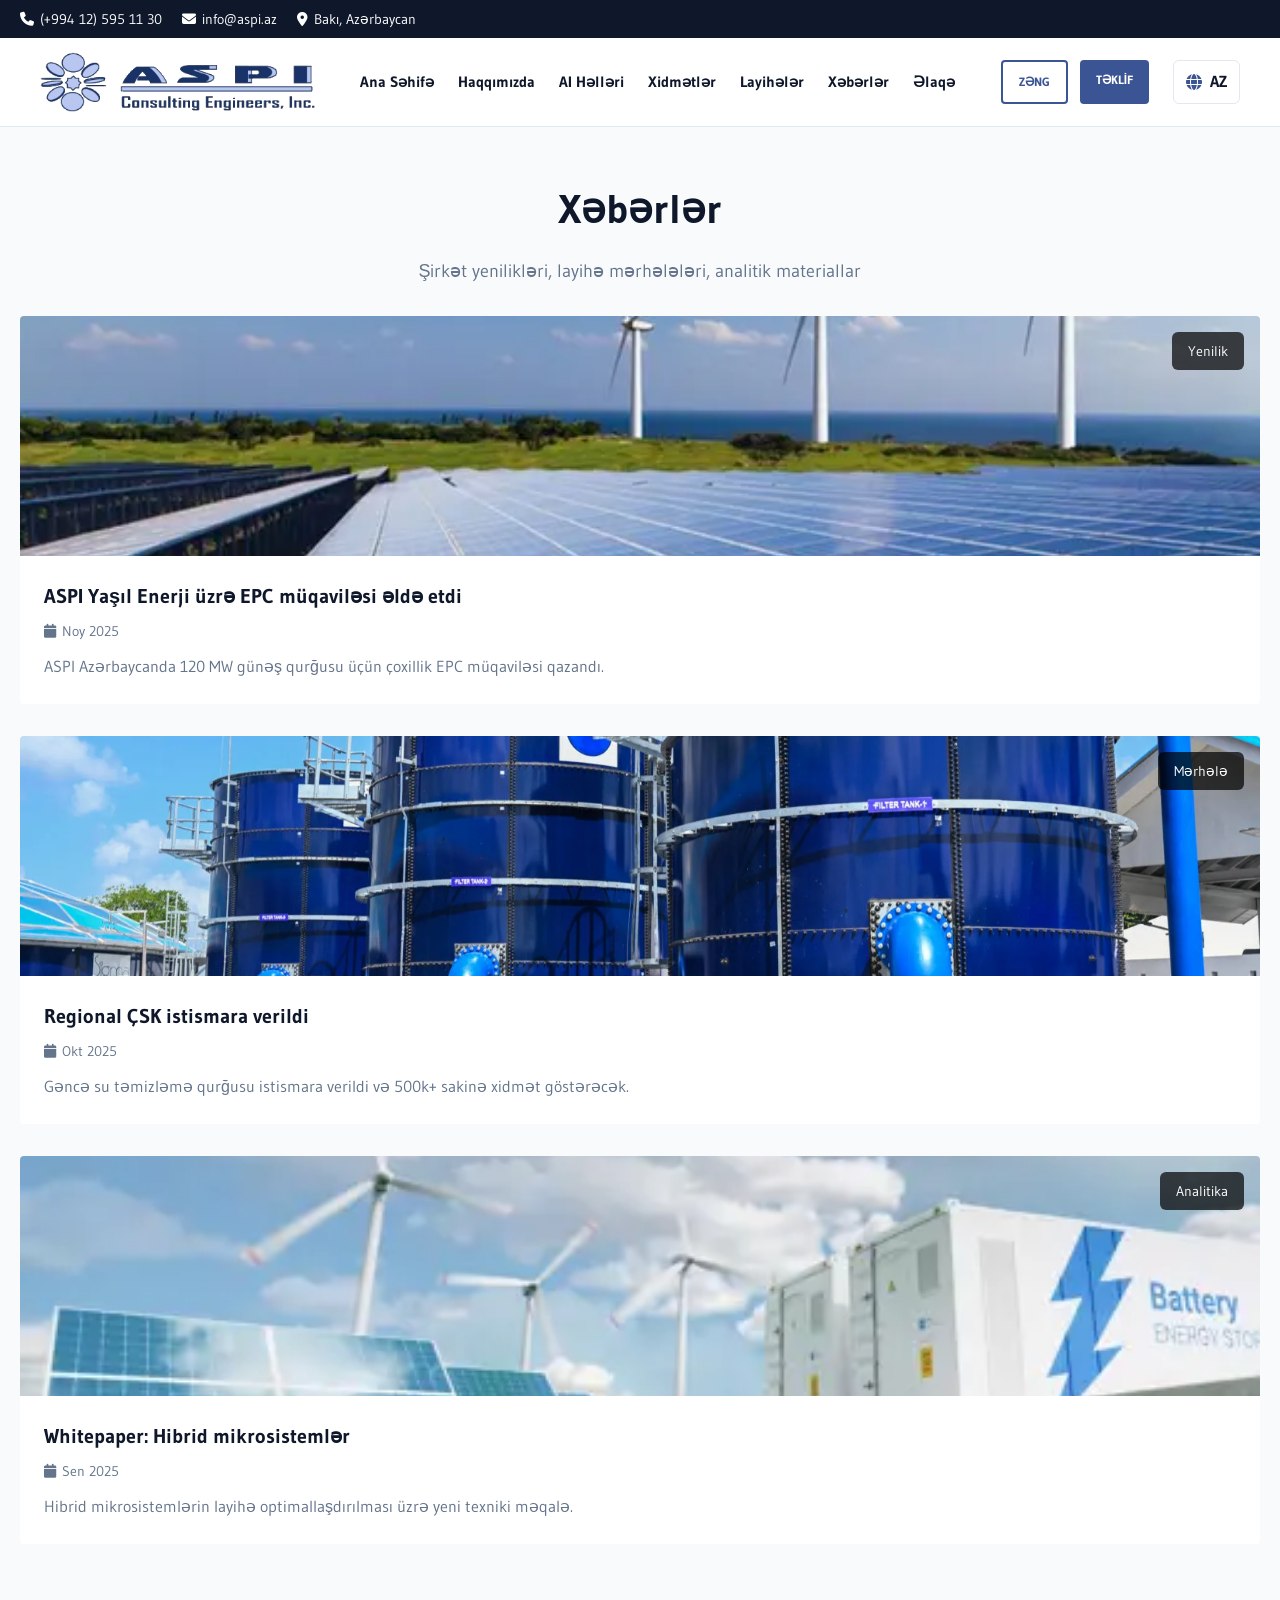
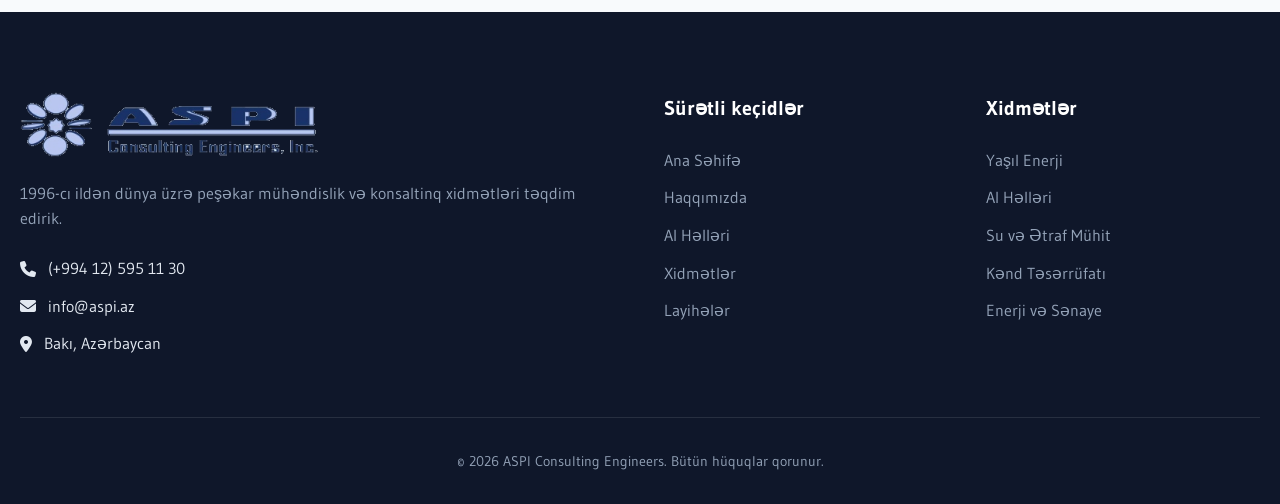
<file: news_az.html>
<!DOCTYPE html>
<html lang="az">
<head>
    <meta charset="UTF-8">
    <meta name="viewport" content="width=device-width, initial-scale=1.0">
    <title>Xəbərlər — ASPI ( AZƏRXÜSUSİSƏNAYEİNVEST QSC ) Consulting Engineers</title>
    <link rel="stylesheet" href="styles.css">
    <link rel="stylesheet" href="https://cdnjs.cloudflare.com/ajax/libs/font-awesome/6.4.0/css/all.min.css">
</head>
<body>
    <header class="header">
        <div class="top-bar">
            <div class="container">
                <div class="social-links">
                    <a href="#" aria-label="Twitter"><i class="fab fa-twitter"></i></a>
                    <a href="#" aria-label="Facebook"><i class="fab fa-facebook-f"></i></a>
                    <a href="#" aria-label="LinkedIn"><i class="fab fa-linkedin-in"></i></a>
                    <a href="#" aria-label="YouTube"><i class="fab fa-youtube"></i></a>
                </div>
                <div class="contact-info">
                    <span><i class="fas fa-phone"></i> <a class="fasa" href="tel:+994125951130">(+994 12) 595 11 30</a></span>
                    <span><i class="fas fa-envelope"></i> <a class="fasa" href="mailto:info@aspi.az">info@aspi.az</a></span>
                    <span><i class="fas fa-location-dot"></i> <a class="fasa" href="https://www.google.com/maps/place/Baku+City,+Azerbaijan" target="_blank">Bakı, Azərbaycan</a></span>
                </div>
            </div>
        </div>
        <div class="header-bar">
            <div class="container header-grid">
                <a href="index_az.html#home" class="brand"><img src="/aspilogo.png" alt="ASPI" class="brand-logo"></a>
                <div class="nav-menu">
                    <ul class="nav-list">
                        <li class="nav-item"><a href="index_az.html#home" class="nav-link">Ana Səhifə</a></li>
                        <li class="nav-item"><a href="about_az.html" class="nav-link">Haqqımızda</a></li>
                        <li class="nav-item"><a href="ai_solutions_az.html" class="nav-link">AI Həlləri</a></li>
                        <li class="nav-item"><a href="services_az.html" class="nav-link">Xidmətlər</a></li>
                        <li class="nav-item"><a href="projects_az.html" class="nav-link">Layihələr</a></li>
                        <li class="nav-item"><a href="news_az.html" class="nav-link">Xəbərlər</a></li>
                        <li class="nav-item"><a href="contact_az.html" class="nav-link">Əlaqə</a></li>
                    </ul>
                    <div class="menu-actions">
                        <a href="tel:+994125951130" class="btn btn-outline">Zəng</a>
                        <a href="#contact-form" class="btn btn-primary">Təklif</a>
                        <div class="lang-switch">
                            <a href="#" class="lang-button"><i class="fas fa-globe"></i><span class="lang-current">AZ</span></a>
                            <div class="lang-menu">
                                <a href="#" data-lang="en"><span>English</span><span class="lang-code">EN</span></a>
                                <a href="#" data-lang="az"><span>Azərbaycan</span><span class="lang-code">AZ</span></a>
                                 
                            </div>
                        </div>
                    </div>
                </div>
                <div class="header-actions">
                    <a href="tel:+994125951130" class="btn btn-outline btn-sm">Zəng</a>
                    <a href="#contact-form" class="btn btn-primary btn-sm">Təklif</a>
                    <div class="lang-switch">
                        <a href="#" class="lang-button"><i class="fas fa-globe"></i><span class="lang-current">AZ</span></a>
                        <div class="lang-menu">
                            <a href="#" data-lang="en"><span>English</span><span class="lang-code">EN</span></a>
                            <a href="#" data-lang="az"><span>Azərbaycan</span><span class="lang-code">AZ</span></a>
                             
                        </div>
                    </div>
                </div>
                <div class="nav-toggle"><span></span><span></span><span></span></div>
            </div>
        </div>
    </header>

    <main class="page-content">
        <section class="projects">
            <div class="container">
                <div class="section-header">
                    <h2 class="section-title">Xəbərlər</h2>
                    <p class="section-subtitle">Şirkət yenilikləri, layihə mərhələləri, analitik materiallar</p>
                </div>
                <div class="projects-grid">
                    <div class="project-card">
                        <div class="project-image">
                            <img src="/Our_Customers/greennews.webp" alt="Announcement">
                            <div class="project-overlay"><span class="project-category">Yenilik</span></div>
                        </div>
                        <div class="project-content">
                            <h3 class="project-title">ASPI Yaşıl Enerji üzrə EPC müqaviləsi əldə etdi</h3>
                            <p class="project-location"><i class="fas fa-calendar"></i> Noy 2025</p>
                            <p class="project-description">ASPI Azərbaycanda 120 MW günəş qurğusu üçün çoxillik EPC müqaviləsi qazandı.</p>
                        </div>
                    </div>
                    <div class="project-card">
                        <div class="project-image">
                            <img src="/Our_Customers/wtt.webp" alt="Milestone">
                            <div class="project-overlay"><span class="project-category">Mərhələ</span></div>
                        </div>
                        <div class="project-content">
                            <h3 class="project-title">Regional ÇSK istismara verildi</h3>
                            <p class="project-location"><i class="fas fa-calendar"></i> Okt 2025</p>
                            <p class="project-description">Gəncə su təmizləmə qurğusu istismara verildi və 500k+ sakinə xidmət göstərəcək.</p>
                        </div>
                    </div>
                    <div class="project-card">
                        <div class="project-image">
                            <img src="/Our_Customers/whitepaper-thumbnail4.webp" alt="Insight">
                            <div class="project-overlay"><span class="project-category">Analitika</span></div>
                        </div>
                        <div class="project-content">
                            <h3 class="project-title">Whitepaper: Hibrid mikrosistemlər</h3>
                            <p class="project-location"><i class="fas fa-calendar"></i> Sen 2025</p>
                            <p class="project-description">Hibrid mikrosistemlərin layihə optimallaşdırılması üzrə yeni texniki məqalə.</p>
                        </div>
                    </div>
                </div>
            </div>
        </section>
    </main>

    <footer class="footer">
        <div class="container">
            <div class="footer-grid">
                <div class="footer-section">
                    <div class="footer-logo">
                        <div class="logo">
                           <img width="50%" src="/aspilogo.png" alt="">
                        </div>
                    </div>
                    <p class="footer-description">
                        1996-cı ildən dünya üzrə peşəkar mühəndislik və konsaltinq xidmətləri təqdim edirik.
                    </p>
                    <div class="footer-contact">
                        <p><i class="fas fa-phone"></i> <a href="tel:+994125951130">(+994 12) 595 11 30</a></p>
                        <p><i class="fas fa-envelope"></i> <a href="mailto:info@aspi.az">info@aspi.az</a></p>
                        <p><i class="fas fa-map-marker-alt"></i> <a href="https://www.google.com/maps/place/Baku+City,+Azerbaijan" target="_blank">Bakı, Azərbaycan</a></p>
                    </div>
                </div>
                
                <div class="footer-section">
                    <h3 class="footer-title">Sürətli keçidlər</h3>
                    <ul class="footer-links">
                        <li><a href="index_az.html#home">Ana Səhifə</a></li>
                        <li><a href="about_az.html">Haqqımızda</a></li>
                        <li><a href="ai_solutions_az.html">AI Həlləri</a></li>
                        <li><a href="services_az.html">Xidmətlər</a></li>
                        <li><a href="projects_az.html">Layihələr</a></li>
                    </ul>
                </div>
                
                <div class="footer-section">
                    <h3 class="footer-title">Xidmətlər</h3>
                    <ul class="footer-links">
                        <li><a href="services_az.html#green-energy">Yaşıl Enerji</a></li>
                        <li><a href="ai_solutions_az.html">AI Həlləri</a></li>
                        <li><a href="services_az.html#water-environment">Su və Ətraf Mühit</a></li>
                        <li><a href="services_az.html#agriculture">Kənd Təsərrüfatı</a></li>
                        <li><a href="services_az.html#energy-industrial">Enerji və Sənaye</a></li>
                    </ul>
                </div>
            </div>
            
            <div class="footer-bottom">
                <p>&copy; 2026 ASPI Consulting Engineers. Bütün hüquqlar qorunur.</p>
            </div>
        </div>
    </footer>

    <div id="contact-form" class="modal">
        <div class="modal-content">
            <span class="close">&times;</span>
            <form class="contact-form">
                <div class="form-group"><label for="name">Tam ad</label><input type="text" id="name" name="name" required></div>
                <div class="form-group"><label for="email">E-poçt</label><input type="email" id="email" name="email" required></div>
                <div class="form-group"><label for="phone">Telefon</label><input type="tel" id="phone" name="phone"></div>
                <div class="form-group"><label for="company">Şirkət/Təşkilat</label><input type="text" id="company" name="company"></div>
                <div class="form-group"><label for="service">Maraqlandığınız xidmət</label>
                    <select id="service" name="service">
                        <option value="">Xidməti seçin</option>
                        <option value="green-energy">Yaşıl Enerji</option>
                        <option value="water-environment">Su və Ətraf Mühit</option>
                        <option value="agriculture">Kənd Təsərrüfatı və Kənd İnkişafı</option>
                        <option value="energy-industrial">Enerji və Sənaye İnkişafı</option>
                        <option value="other">Digər</option>
                    </select></div>
                <div class="form-group"><label for="message">Mesaj</label><textarea id="message" name="message" rows="5" required></textarea></div>
                <button type="submit" class="btn btn-primary">Mesajı göndər</button>
            </form>
        </div>
    </div>

    <script src="script.js"></script>
</body>
</html>
</file>
<file: styles.css>
/* Reset and Base Styles */
* {
    margin: 0;
    padding: 0;
    box-sizing: border-box;
}

:root {
    --primary-color: #3b5494;
    --primary-dark: #2f416f;
    --secondary-color: #64748b;
    --accent-green: #14b8a6;
    --text-dark: #0f172a;
    --text-light: #64748b;
    --bg-light: #f8fafc;
    --bg-white: #ffffff;
    --border-color: #e2e8f0;
    --shadow-sm: none;
    --shadow-md: none;
    --shadow-lg: none;
    --shadow-xl: none;
    --gradient-primary: var(--primary-color);
    --gradient-green: var(--accent-green);
}

@font-face {
    font-family: 'Gudea';
    src: url('Gudea/Gudea-Regular.ttf') format('truetype');
    font-weight: 400;
    font-style: normal;
    font-display: swap;
}

@font-face {
    font-family: 'Gudea';
    src: url('Gudea/Gudea-Italic.ttf') format('truetype');
    font-weight: 400;
    font-style: italic;
    font-display: swap;
}

@font-face {
    font-family: 'Gudea';
    src: url('Gudea/Gudea-Bold.ttf') format('truetype');
    font-weight: 700;
    font-style: normal;
    font-display: swap;
}

html {
    scroll-behavior: smooth;
}

.brand-text {
    padding-top: 40px;
}

body {
    font-family: 'Gudea', -apple-system, BlinkMacSystemFont, 'Segoe UI', Roboto, sans-serif;
    line-height: 1.6;
    color: var(--text-dark);
    background-color: var(--bg-white);
}

.container {
    max-width: 1400px; /* Increased from 1200px to fit more items in header */
    margin: 0 auto;
    padding: 0 20px;
}

/* Header Styles */
.header {
    position: fixed;
    top: 0;
    left: 0;
    right: 0;
    background: var(--bg-white);
    box-shadow: none;
    border-bottom: 1px solid var(--border-color);
    z-index: 1000;
    transition: all 0.3s ease;
}

.utility-bar {
    background: var(--bg-light);
    border-bottom: 1px solid var(--border-color);
    font-size: 14px;
    padding: 8px 0;
}

.utility-items {
    display: flex;
    gap: 24px;
    align-items: center;
    color: var(--text-dark);
}

.util-item {
    display: flex;
    align-items: center;
    gap: 8px;
}

.header-bar {
    padding: 14px 0;
    background: var(--bg-white);
}

.header-grid {
    display: grid;
    grid-template-columns: auto 1fr auto auto;
    align-items: center;
    /* gap: 24px; */
}

.brand-logo {
    height: 60px;
    width: auto;
    display: block;
}

.header-actions {
    display: flex;
    gap: 12px;
}

.btn.btn-sm {
    padding: 10px 16px;
    font-size: 12px;
    text-transform: uppercase;
}

.header-bar .nav-list {
    justify-content: center;

}

.top-bar {
    background: var(--text-dark);
    padding: 8px 0;
    font-size: 14px;
    overflow: hidden;
    max-height: var(--topbar-max-height, 100px);
    transition: max-height 0.25s ease, opacity 0.2s ease, transform 0.25s ease;
    will-change: max-height, opacity, transform;
}

.top-bar.collapsed {
    max-height: 0 !important;
    opacity: 0;
    padding: 0;
}

.top-bar .container {
    display: flex;
    justify-content: space-between;
    align-items: center;
}

.social-links {
    display: none;
    gap: 16px;
}

.social-links a {
    color: #ffffff;
    text-decoration: none;
    transition: color 0.3s ease;
}

.social-links a:hover {
    color: var(--primary-color);
}

.contact-info {
    display: flex;
    gap: 20px;
    color: #ffffff;
}

.contact-info span {
    display: flex;
    align-items: center;
    gap: 6px;
}

.contact-info a.fasa {
    color: #ffffff !important;
    text-decoration: none;
    transition: color 0.3s ease;
}

.contact-info a.fasa:hover {
    color: var(--primary-color) !important;
}

.main-nav {
    padding: 16px 0;
}

.main-nav .container {
    display: flex;
    justify-content: space-between;
    align-items: center;
}

.logo {
    display: flex;
    align-items: center;
    gap: 12px;
}

.logo-icon {
    width: 40px;
    height: 40px;
    background: var(--primary-color);
    border-radius: 4px;
    display: flex;
    align-items: center;
    justify-content: center;
    color: white;
    font-size: 20px;
}

.logo-text {
    display: flex;
    flex-direction: column;
}

.logo-main {
    font-size: 24px;
    font-weight: 700;
    color: var(--primary-color);
    line-height: 1;
}

.logo-sub {
    font-size: 12px;
    color: var(--text-light);
    font-weight: 500;
}

.header-bar .container {
    max-width: 100%;
    padding: 0 40px;
}

.nav-list {
    display: flex;
    list-style: none;
 educed gap slightly to fit more items */
}

.nav-link {
    text-decoration: none;
    color: var(--text-dark);
    font-weight: 600;
    padding: 8px 12px;
    font-size: 15px;
    transition: all 0.3s ease;
    border-radius: 4px;
}
    transition: all 0.3s ease;
    position: relative;
    text-transform: uppercase;
    font-weight: italic;
}

.nav-link:hover {
    color: var(--primary-color);
    background-color: var(--bg-light);
}

.nav-item.active .nav-link {
    color: white;
    background: var(--primary-color);
    text-transform: uppercase;

    /* border-radius: 0; */

    /* text-decoration: underline; */

}

.nav-toggle {
    display: none;
    flex-direction: column;
    cursor: pointer;
    gap: 4px;
    position: relative;
    width: 28px;
    height: 22px;
}

.nav-toggle span {
    position: absolute;
    left: 0;
    right: 0;
    width: 100%;
    height: 2px;
    background: var(--text-dark);
    transition: transform 0.2s ease, top 0.2s ease, opacity 0.2s ease;
    transform-origin: 50% 50%;
}

.nav-toggle span:nth-child(1) {
    top: 4px;
}

.nav-toggle span:nth-child(2) {
    top: 10px;
}

.nav-toggle span:nth-child(3) {
    top: 16px;
}

.nav-toggle.open span:nth-child(1) {
    top: 10px;
    transform: rotate(45deg);
}

.nav-toggle.open span:nth-child(2) {
    opacity: 0;
}

.nav-toggle.open span:nth-child(3) {
    top: 10px;
    transform: rotate(-45deg);
}

.lang-switch {
    position: relative;
    margin-left: 12px;
}

.lang-button {
    display: inline-flex;
    align-items: center;
    gap: 8px;
    padding: 8px 12px;
    border: 1px solid var(--border-color);
    background: var(--bg-white);
    border-radius: 6px;
    color: var(--text-dark);
    text-decoration: none;
    font-weight: 600;
}

.lang-button i {
    color: var(--primary-color);
}

.lang-menu {
    position: absolute;
    right: 0;
    top: 60px;
    background: var(--bg-white);
    border: 1px solid var(--border-color);
    border-radius: 6px;
    box-shadow: var(--shadow-md);
    display: none;
    min-width: 160px;
    z-index: 1200;
}

.lang-switch.open .lang-menu {
    display: block;
}

.lang-menu a {
    display: flex;
    align-items: center;
    gap: 8px;
    padding: 8px 12px;
    color: var(--text-dark);
    text-decoration: none;
}

.lang-menu a:hover {
    background: var(--bg-light);
}

.lang-code {
    margin-left: auto;
    font-weight: 600;
    color: var(--text-dark);
}

.menu-actions {
    display: none;
}

@keyframes menuDrop {
    0% {
        transform: translateY(-110%);
        opacity: 0;
    }

    90% {
        transform: translateY(6px);
        opacity: 1;
    }

    100% {
        transform: translateY(0);
        opacity: 1;
    }
}

/* Hero Section */
.hero {
    position: relative;
    height: 100vh;
    min-height: 600px;
    margin-top: 80px;
    overflow: hidden;
}

.hero-slider {
    position: relative;
    height: 100%;
}

.slide {
    position: absolute;
    top: 0;
    left: 0;
    width: 100%;
    height: 100%;
    opacity: 0;
    transition: opacity 1s ease-in-out;
}

.slide.active {
    opacity: 1;
}

.slide-bg {
    position: absolute;
    top: 0;
    left: 0;
    width: 100%;
    height: 100%;
    z-index: -1;
}

.slide-bg img {
    width: 100%;
    height: 100%;
    object-fit: cover;
    filter: brightness(0.5);
}

.slide-content {
    position: absolute;
    top: 50%;
    left: 50%;
    transform: translate(-50%, -50%);
    text-align: center;
    color: white;
    width: 100%;
    max-width: 800px;
    padding: 0 20px;
}

.slide-title {
    font-size: 3rem;
    font-weight: 700;
    margin-bottom: 24px;
    text-shadow: 0 2px 4px rgba(0, 0, 0, 0.3);
    animation: slideInUp 1s ease-out;
}

.slide-description {
    font-size: 1.55rem;
    font-weight: 600;
    color: white !important;
    margin-bottom: 32px;
    text-shadow: 0 1px 2px rgba(0, 0, 0, 0.3);
    animation: slideInUp 1s ease-out 0.2s both;
}

.slider-nav {
    position: absolute;
    top: 50%;
    transform: translateY(-50%);
    width: 100%;
    display: flex;
    justify-content: space-between;
    padding: 0 20px;
    pointer-events: none;
}

.slider-btn {
    background: rgba(0, 0, 0, 0.25);
    border: none;
    color: white;
    width: 44px;
    height: 44px;
    border-radius: 4px;
    cursor: pointer;
    display: flex;
    align-items: center;
    justify-content: center;
    font-size: 18px;
    transition: all 0.2s ease;
    pointer-events: all;
}

.slider-btn:hover {
    background: rgba(0, 0, 0, 0.35);
}

.slider-dots {
    position: absolute;
    bottom: 30px;
    left: 50%;
    transform: translateX(-50%);
    display: flex;
    gap: 12px;
}

.dot {
    width: 10px;
    height: 10px;
    border-radius: 0;
    background: rgba(255, 255, 255, 0.6);
    border: none;
    cursor: pointer;
    transition: all 0.2s ease;
}

.dot.active {
    background: white;
}

/* Button Styles */
.btn {
    display: inline-block;
    padding: 12px 32px;
    border-radius: 4px;
    text-decoration: none;
    font-weight: 600;
    transition: all 0.2s ease;
    border: none;
    cursor: pointer;
    font-size: 16px;
    text-align: center;
}

.btn-primary {
    background: var(--primary-color);
    color: white;
}

.btn-primary:hover {
    transform: translateY(-2px);
    box-shadow: var(--shadow-lg);
}

.btn-outline {
    background: transparent;
    color: var(--primary-color);
    border: 2px solid var(--primary-color);
}

.btn-outline:hover {
    background: var(--primary-color);
    color: white;
}

/* Section Styles */
.section-title {
    font-size: 2.5rem;
    font-weight: 700;
    color: var(--text-dark);
    margin-bottom: 16px;
    text-align: center;
}

.section-subtitle {
    font-size: 1.125rem;
    color: var(--text-light);
    text-align: center;
    margin-bottom: 28px;
}

.section-header {
    margin: 30px 0;
}

/* About Section */
.about {
    padding: 100px 0;
    background: var(--bg-light);
}

.about-content {
    display: grid;
    grid-template-columns: 1fr 1fr;
    gap: 64px;
    align-items: center;
}

.about-description {
    font-size: 1.125rem;
    color: var(--text-light);
    margin-bottom: 24px;
    line-height: 1.8;
}

.about-stats {
    display: flex;
    gap: 32px;
    margin-top: 40px;
}

.stat-item {
    text-align: center;
}

.stat-number {
    display: block;
    font-size: 2.5rem;
    font-weight: 700;
    color: var(--primary-color);
    line-height: 1;
}

.stat-label {
    font-size: 14px;
    color: var(--text-light);
    font-weight: 500;
    text-transform: uppercase;
    letter-spacing: 0.5px;
}

.about-image img {
    width: 100%;
    height: auto;
    border-radius: 4px;
    box-shadow: var(--shadow-xl);
}

.about-hero {
    position: relative;
    height: 60vh;
    min-height: 420px;
    overflow: hidden;
    margin-bottom: 64px;
}

.about-hero-bg {
    position: absolute;
    top: 0;
    left: 0;
    width: 100%;
    height: 100%;
}

.about-hero-bg img {
    width: 100%;
    height: 100%;
    object-fit: cover;
    filter: brightness(0.65);
}

.about-hero-content {
    position: absolute;
    top: 50%;
    left: 50%;
    transform: translate(-50%, -50%);
    text-align: center;
    color: white;
    width: 100%;
    max-width: 800px;
    padding: 0 20px;
}

.about-hero-title {
    font-size: 3rem;
    font-weight: 700;
    margin-bottom: 8px;
}

.about-hero-description {
    font-size: 1.125rem;
    opacity: 0.9;
}

.about-values {
    padding: 100px 0;
}

.values-grid {
    display: grid;
    grid-template-columns: repeat(auto-fit, minmax(240px, 1fr));
    gap: 24px;
}

.value-card {
    background: var(--bg-white);
    border: 1px solid var(--border-color);
    border-radius: 4px;
    padding: 28px 24px;
    text-align: center;
    transition: all 0.2s ease;
}

.value-card:hover {
    transform: translateY(-4px);
    border-color: var(--primary-color);
}

.value-icon {
    width: 60px;
    height: 60px;
    background: var(--primary-color);
    color: white;
    border-radius: 4px;
    display: flex;
    align-items: center;
    justify-content: center;
    font-size: 24px;
    margin: 0 auto 16px;
}

.value-title {
    font-size: 1.25rem;
    font-weight: 600;
    color: var(--text-dark);
    margin-bottom: 8px;
}

.value-description {
    color: var(--text-light);
}

.about-timeline {
    padding: 100px 0;
    background: var(--bg-light);
}

.timeline-grid {
    display: flex;
    flex-direction: column;
    gap: 24px;
}

.timeline-list {
    list-style: none;
    padding: 0;
    margin: 0;
    display: flex;
    flex-direction: column;
    gap: 12px;
}

.timeline-year {
    background: var(--bg-white);
    border: 1px solid var(--border-color);
    border-radius: 4px;
    padding: 10px 12px;
    font-weight: 600;
    color: var(--text-dark);
}

.timeline-year.active {
    background: var(--primary-color);
    color: white;
    border-color: var(--primary-color);
}

.timeline-row {
    display: grid;
    grid-template-columns: 1fr 3fr;
    gap: 24px;
    align-items: start;
}

.timeline-line {
    position: absolute;
    left: 12px;
    top: 0;
    bottom: 0;
    width: 2px;
    background: var(--border-color);
}

.timeline-item {
    position: relative;
    padding-left: 40px;
    margin-bottom: 0;
    border-left: 2px solid var(--border-color);
}

.timeline-dot {
    position: absolute;
    left: -9px;
    top: 8px;
    width: 16px;
    height: 16px;
    border-radius: 50%;
    background: var(--primary-color);
}

.timeline-card {
    background: var(--bg-white);
    border: 1px solid var(--border-color);
    border-radius: 4px;
    padding: 16px;
}

.timeline-title {
    font-size: 1rem;
    font-weight: 600;
    color: var(--text-dark);
    margin-bottom: 6px;
}

.timeline-description {
    color: var(--text-light);
}

.about-gallery {
    padding-top: 100px;
}

.about-caption {
    text-align: center;
    color: var(--text-light);
    margin-top: 12px;
}

.about-intro {
    padding: 20px 0;
    background: var(--bg-white);
}

.about-grid {
    display: grid;
    grid-template-columns: 1.4fr 1fr;
    gap: 40px;
    align-items: start;
}

.about-lead {
    font-size: 1.125rem;
    color: var(--text-light);
    margin-bottom: 16px;
}



.about-list {
    list-style: none;
    display: flex;
    flex-direction: column;
    gap: 12px;
    padding: 0;
}

.about-list li {
    display: flex;
    align-items: flex-start;
    gap: 10px;
}

.about-list i {
    color: var(--primary-color);
    margin-top: 2px;
}

.about-list span {
    color: var(--text-dark);
}

.about-slogan {
 margin-top: 28px;
    text-align: center;
    font-weight: 600;
    color: #2e81f4;
    font-size: 1.7rem;
}

.about-list li:nth-child(1) {
    transition-delay: 0s;
}

.about-list li:nth-child(2) {
    transition-delay: 0.08s;
}

.about-list li:nth-child(3) {
    transition-delay: 0.16s;
}

.about-list li:nth-child(4) {
    transition-delay: 0.24s;
}

@media (max-width: 992px) {
    .about-grid {
        grid-template-columns: 1fr;
    }
}

/* Services Section */
.services {
    padding: 100px 0;
}

.services-grid {
    display: grid;
    grid-template-columns: repeat(auto-fit, minmax(300px, 1fr));
    gap: 32px;
}

.services-intro {
    padding-top: 20px;
    background: var(--bg-white);
}

.services-lead {
    font-size: 1.125rem;
    color: var(--text-light);
    text-align: center;
    margin-top: -32px;
    margin-bottom: 24px;
}

.services-extra {
    margin: 32px 0;
}

.services-extra-title {
       font-weight: 600;
    /* color: #2e81f4; */
    text-decoration: underline;
    font-size: 1.4rem;
    margin-bottom: 12px;
    text-align: center;
}

.services-list {
    list-style: none;
    padding: 0;
    margin: 0;
    display: grid;
    grid-template-columns: repeat(auto-fit, minmax(280px, 1fr));
    gap: 12px 24px;
}

.services-list li {
    /* display: flex; */
    align-items: flex-start;

    gap: 10px;
    opacity: 1;
}

.fa-angle-right:before{
    padding-right: 5px;
}
/* 
.fa-leaf:before{
    color: rgb(172, 249, 172);
}

.fa-droplet:before, .fa-tint:before{
    color: rgb(105, 215, 255);
}

.fa-seedling:before, .fa-sprout:before{
    color:rgb(0, 217, 0);
}

.fa-industry:before{
    color: rgb(212, 174, 255);
}

.fa-map-location-dot:before, .fa-map-marked-alt:before{
    color: rgb(204, 203, 203);
}

.fa-compass-drafting:before, .fa-drafting-compass:before{
    color: orange;
}

.fa-chart-line:before, .fa-line-chart:before{
    color: #fdaea0;
}

.fa-lightbulb:before{
    color: yellow;
}

.fa-award:before{
    color: #fdaea0;
} */

.services-list i {
    color: var(--primary-color);
    margin-top: 2px;
}

.services-list span {
    color: var(--text-dark);
    font-size: 1rem;
}

.services-slogan {
    margin-top: 28px;
    text-align: center;
    font-weight: 600;
    color: #2e81f4;
    font-size: 1.7rem;
}

.services-list li:nth-child(1) {
    transition-delay: 0s;
}

.services-list li:nth-child(2) {
    transition-delay: 0.05s;
}

.services-list li:nth-child(3) {
    transition-delay: 0.1s;
}

.services-list li:nth-child(4) {
    transition-delay: 0.15s;
}

.services-list li:nth-child(5) {
    transition-delay: 0.2s;
}

.services-list li:nth-child(6) {
    transition-delay: 0.25s;
}

.services-list li:nth-child(7) {
    transition-delay: 0.3s;
}

.services-list li:nth-child(8) {
    transition-delay: 0.35s;
}

.services-list li:nth-child(9) {
    transition-delay: 0.4s;
}

.services-list li:nth-child(10) {
    transition-delay: 0.45s;
}

.services-list li:nth-child(11) {
    transition-delay: 0.5s;
}

.services-list li:nth-child(12) {
    transition-delay: 0.55s;
}

.services-list li:nth-child(13) {
    transition-delay: 0.6s;
}

.services-list li:nth-child(14) {
    transition-delay: 0.65s;
}

.services-list li:nth-child(15) {
    transition-delay: 0.7s;
}

.services-list li:nth-child(16) {
    transition-delay: 0.75s;
}

.services-list li:nth-child(17) {
    transition-delay: 0.8s;
}

.service-card {
    background: var(--bg-white);
    padding: 40px 32px;
    border-radius: 4px;
    text-align: center;
    box-shadow: var(--shadow-md);
    transition: all 0.2s ease;
    border: 1px solid var(--border-color);
}

.service-card:hover {
    transform: translateY(-8px);
    box-shadow: var(--shadow-xl);
    border-color: var(--primary-color);
}

/* .service-card:first-child {
    background: #ecfeff;
    border-color: var(--accent-green);
} */

.service-icon {
    width: 80px;
    height: 80px;
    background: var(--primary-color);
    border-radius: 4px;
    display: flex;
    align-items: center;
    justify-content: center;
    margin: 0 auto 24px;
    color: white;
    font-size: 32px;
}

/* .service-card:first-child .service-icon {
    background: var(--accent-green);
} */

.service-title {
    font-size: 1.5rem;
    font-weight: 600;
    color: var(--text-dark);
    margin-bottom: 16px;
}

.service-description {
    color: var(--text-light);
    margin-bottom: 24px;
    line-height: 1.6;
}

.service-link {
    color: var(--primary-color);
    text-decoration: none;
    font-weight: 600;
    display: inline-flex;
    align-items: center;
    gap: 8px;
    transition: all 0.3s ease;
}

.service-link:hover {
    color: var(--primary-dark);
    gap: 12px;
}

/* Projects Section */
.projects {
    padding: 20px 0;
    background: var(--bg-light);
}

.projects-grid {
    display: grid;
    grid-template-columns: repeat(auto-fit, minmax(350px, 1fr));
    gap: 32px;
    margin-bottom: 48px;
}

.project-card {
    background: var(--bg-white);
    border-radius: 4px;
    overflow: hidden;
    box-shadow: var(--shadow-md);
    transition: all 0.2s ease;
    cursor: pointer;
}

.project-card:hover {
    transform: translateY(-4px);
    box-shadow: var(--shadow-xl);
}

.project-image {
    position: relative;
    height: 240px;
    overflow: hidden;
}

.project-image img {
    width: 100%;
    height: 100%;
    object-fit: cover;
    transition: transform 0.3s ease;
}

.project-card:hover .project-image img {
    transform: scale(1.06);
}

.project-card:hover .project-overlay {
    background: rgba(37, 99, 235, 0.85);
}

.project-card:focus {
    outline: 3px solid rgba(37, 99, 235, 0.3);
}

.project-card:focus-visible {
    outline: 3px solid rgba(37, 99, 235, 0.5);
}

.project-overlay {
    position: absolute;
    top: 16px;
    right: 16px;
    background: rgba(0, 0, 0, 0.7);
    color: white;
    padding: 8px 16px;
    border-radius: 6px;
    font-size: 14px;
    font-weight: 500;
}

.project-content {
    padding: 24px;
}

.project-title {
    font-size: 1.25rem;
    font-weight: 600;
    color: var(--text-dark);
    margin-bottom: 8px;
}

.project-location {
    color: var(--text-light);
    font-size: 14px;
    margin-bottom: 12px;
    display: flex;
    align-items: center;
    gap: 6px;
}

.project-description {
    color: var(--text-light);
    line-height: 1.6;
}

.projects-cta {
    text-align: center;
}

.implemented-projects {
    padding: 20px 0;
    background: var(--bg-light);
}

.project-categories {
    position: static;
    display: flex;
    gap: 12px;
    flex-wrap: wrap;
    padding: 12px 0;
    border-bottom: 1px solid var(--border-color);
}

.category-chip {
    display: inline-flex;
    align-items: center;
    gap: 8px;
    padding: 10px 14px;
    border: 1px solid var(--border-color);
    background: var(--bg-white);
    border-radius: 999px;
    color: var(--text-dark);
    font-weight: 600;
    font-size: 13px;
    cursor: pointer;
    white-space: nowrap;
}

.category-chip i {
    color: var(--primary-color);
}

.category-chip:hover {
    background: var(--bg-light);
}

.category-chip.active {
    background: var(--primary-color);
    color: #fff;
    border-color: var(--primary-color);
}

.category-chip.active i {
    color: #fff;
}

@media (max-width: 768px) {
    .project-categories {
        top: calc(var(--header-height, 72px));
        gap: 8px;
        padding: 8px 0;
    }

    .category-chip {
        font-size: 12px;
        padding: 8px 12px;
    }
}

.project-categories {
    display: flex;
    gap: 12px;
    flex-wrap: wrap;
    margin-bottom: 24px;
}

.category-chip {
    display: inline-flex;
    align-items: center;
    gap: 8px;
    padding: 8px 12px;
    border: 1px solid var(--border-color);
    background: var(--bg-white);
    border-radius: 999px;
    color: var(--text-dark);
    font-weight: 600;
    font-size: 14px;
    cursor: pointer;
}

.category-chip.active {
    background: var(--primary-color);
    color: #fff;
    border-color: var(--primary-color);
}

.project-timeline {
    display: grid;
    gap: 8px;
    padding: 12px 0;
    border-bottom: 1px solid var(--border-color);
}

.timeline-header {
    display: flex;
    justify-content: space-between;
    align-items: center;
}

.timeline-label {
    display: inline-flex;
    align-items: center;
    gap: 8px;
    font-weight: 600;
    color: var(--text-dark);
}

.timeline-controls {
    display: none;
}

.timeline-reset {
    display: inline-flex;
    align-items: center;
    gap: 8px;
    padding: 8px 12px;
    border: 1px solid var(--border-color);
    background: var(--bg-white);
    border-radius: 999px;
    color: var(--text-dark);
    font-weight: 600;
    cursor: pointer;
}

.timeline-reset:hover {
    background: var(--bg-light);
}

.timeline-scale {
    position: relative;
    height: 40px;
}

.scale-track {
    position: absolute;
    left: 0;
    right: 0;
    top: 50%;
    height: 6px;
    background: var(--border-color);
    border-radius: 999px;
    transform: translateY(-50%);
}

.scale-fill {
    position: absolute;
    top: 50%;
    height: 6px;
    background: var(--primary-color);
    border-radius: 999px;
    transform: translateY(-50%);
}

.thumb {
    position: absolute;
    top: 50%;
    width: 18px;
    height: 18px;
    border-radius: 50%;
    background: var(--bg-white);
    border: 2px solid var(--primary-color);
    transform: translate(-50%, -50%);
    cursor: pointer;
    touch-action: none;
}

.thumb:focus {
    outline: none;
    box-shadow: 0 0 0 3px rgba(59, 84, 148, 0.3);
}

.timeline-years {
    position: absolute;
    left: 0;
    right: 0;
    top: -18px;
    height: 18px;
}

.timeline-years .year-tick {
    position: absolute;
    transform: translateX(-50%);
    font-size: 11px;
    color: var(--text-light);
    background: transparent;
    border: none;
    cursor: pointer;
}

.timeline-years .year-tick.in-range {
    color: var(--primary-color);
    font-weight: 600;
}

@media (max-width: 768px) {
    .timeline-scale {
        height: 50px;
    }

    .scale-track {
        height: 8px;
    }

    .scale-fill {
        height: 8px;
    }

    .thumb {
        width: 24px;
        height: 24px;
    }

    .timeline-years {
        top: -20px;
        height: 20px;
    }

    .timeline-years .year-tick {
        font-size: 10px;
    }
}

/* Partners Section */
.partners {
    padding: 100px 0;
}

.partners-grid {
    display: grid;
    grid-template-columns: repeat(auto-fit, minmax(150px, 1fr));
    gap: 32px;
    align-items: center;
    margin-bottom: 48px;
}

.partner-logo {
    background: var(--bg-white);
    padding: 24px;
    border-radius: 4px;
    text-align: center;
    box-shadow: var(--shadow-sm);
    transition: all 0.2s ease;
    height: 100px;
    display: flex;
    align-items: center;
    justify-content: center;
}

.partner-logo:hover {
    box-shadow: var(--shadow-md);
    transform: translateY(-2px);
}

.partner-logo img {
    max-width: 100%;
    max-height: 60px;
    object-fit: contain;
    filter: grayscale(100%);
    opacity: 0.7;
    transition: all 0.3s ease;
}

.partner-logo:hover img {
    filter: grayscale(0%);
    opacity: 1;
}

.certificates {
    display: flex;
    justify-content: center;
    gap: 32px;
    flex-wrap: wrap;
}

.certificate-badge {
    display: flex;
    align-items: center;
    gap: 12px;
    background: var(--bg-light);
    padding: 16px 24px;
    border-radius: 4px;
    font-weight: 500;
    color: var(--text-dark);
}

.certificate-badge i {
    color: var(--primary-color);
    font-size: 20px;
}

/* Contact CTA Section */
.contact-cta {
    padding: 100px 0;
    background: var(--gradient-primary);
    color: white;
    text-align: center;
}

.cta-title {
    font-size: 2.5rem;
    font-weight: 700;
    margin-bottom: 16px;
}

.cta-description {
    font-size: 1.25rem;
    margin-bottom: 32px;
    opacity: 0.9;
    max-width: 600px;
    margin-left: auto;
    margin-right: auto;
}

/* Footer */
.footer {
    background: var(--text-dark);
    color: white;
    padding: 80px 0 0;
}

.footer-content {
    display: grid;
    grid-template-columns: repeat(auto-fit, minmax(250px, 1fr));
    gap: 48px;
    margin-bottom: 48px;
}

.footer-section:first-child {
    grid-column: span 2;
}

.footer-logo .logo-main {
    color: white;
}

.footer-logo .logo-sub {
    color: #94a3b8;
}

.footer-description {
    color: #94a3b8;
    margin: 24px 0;
    line-height: 1.6;
}

.footer-contact p {
    display: flex;
    align-items: center;
    gap: 12px;
    margin-bottom: 12px;
    color: #e2e8f0;
}

.footer-title {
    font-size: 1.25rem;
    font-weight: 600;
    margin-bottom: 24px;
    color: white;
}

.footer-links {
    list-style: none;
}

.footer-links li {
    margin-bottom: 12px;
}

.footer-links a {
    color: #94a3b8;
    text-decoration: none;
    transition: color 0.3s ease;
}

.footer-links a:hover {
    color: white;
}

.footer-social {
    display: none;
    gap: 16px;
    margin-bottom: 32px;
}

.footer-social a {
    width: 40px;
    height: 40px;
    background: rgba(255, 255, 255, 0.1);
    border-radius: 4px;
    display: flex;
    align-items: center;
    justify-content: center;
    color: white;
    text-decoration: none;
    transition: all 0.2s ease;
}

.footer-social a:hover {
    background: var(--primary-color);
    transform: translateY(-2px);
}

.footer-newsletter h4 {
    margin-bottom: 12px;
    color: white;
}

.footer-newsletter p {
    color: #94a3b8;
    margin-bottom: 16px;
}

.newsletter-form {
    display: flex;
    gap: 8px;
}

.newsletter-form input {
    flex: 1;
    padding: 12px 16px;
    border: 1px solid var(--border-color);
    border-radius: 4px;
    background: var(--bg-white);
    color: var(--text-dark);
    font-size: 14px;
}

/* Trust Bar */
.trust-bar {
    background: var(--bg-white);
    padding: 32px 0;
    border-top: 1px solid var(--border-color);
    border-bottom: 1px solid var(--border-color);
}

.trust-items {
    display: grid;
    grid-template-columns: repeat(auto-fit, minmax(220px, 1fr));
    gap: 24px;
    align-items: center;
}

.trust-badge {
    display: flex;
    align-items: center;
    gap: 12px;
    padding: 16px 20px;
    border: 1px solid var(--border-color);
    border-radius: 4px;
    box-shadow: var(--shadow-sm);
}

.trust-badge i {
    color: var(--primary-color);
    font-size: 22px;
}

.trust-badge span {
    font-weight: 600;
    color: var(--text-dark);
}

.trust-kpi {
    display: flex;
    align-items: center;
    gap: 12px;
    padding: 16px 20px;
    border-radius: 4px;
    background: var(--bg-light);
}

.trust-kpi .number {
    font-size: 28px;
    font-weight: 700;
    color: var(--primary-color);
}

.trust-kpi .label {
    color: var(--text-light);
    font-weight: 500;
}

/* Фокус‑видимость для доступности */
.nav-link:focus-visible,
.btn:focus-visible,
.service-link:focus-visible,
.slider-btn:focus-visible,
.dot:focus-visible {
    outline: 3px solid rgba(59, 84, 148, 0.5);
    outline-offset: 2px;
    border-radius: 6px;
}

/* Предпочтения уменьшенного движения */
@media (prefers-reduced-motion: reduce) {
    * {
        animation: none !important;
        transition: none !important;
    }
}

.newsletter-form input::placeholder {
    color: #94a3b8;
}

.newsletter-form button {
    padding: 12px 16px;
    background: var(--primary-color);
    border: none;
    border-radius: 4px;
    color: white;
    cursor: pointer;
    transition: all 0.2s ease;
}

.newsletter-form button:hover {
    background: var(--primary-dark);
}

.footer-contact p a {
    color: #e2e8f0;
    text-decoration: none;
    transition: color 0.3s ease;
}

.footer-contact p a:hover {
    color: white;
}

.footer-grid {
    display: grid;
    grid-template-columns: repeat(auto-fit, minmax(250px, 1fr));
    gap: 48px;
    margin-bottom: 48px;
}

.footer-brand .footer-logo {
    width: 200px;
    margin-bottom: 20px;
}

.footer-bottom {
    border-top: 1px solid rgba(255, 255, 255, 0.1);
    padding: 32px 0;
    text-align: center;
    color: #94a3b8;
    font-size: 14px;
}

/* Modal Styles */
.modal {
    display: none;
    position: fixed;
    z-index: 2000;
    left: 0;
    top: 0;
    width: 100%;
    height: 100%;
    background-color: rgba(0, 0, 0, 0.5);
    backdrop-filter: blur(4px);
}

.modal-content {
    background-color: var(--bg-white);
    margin: 5% auto;
    padding: 40px;
    border-radius: 12px;
    width: 90%;
    max-width: 860px;
    max-height: 90vh;
    overflow-y: auto;
    position: relative;
    animation: modalFadeIn 0.3s ease;
}

.service-modal-title {
    font-size: 1.5rem;
    font-weight: 600;
    color: var(--text-dark);
    margin-bottom: 8px;
}

.service-modal-subtitle {
    color: var(--text-light);
    margin-bottom: 16px;
}

.service-modal-list {
    list-style: none;
    padding: 0;
    margin: 0;
    display: grid;
    grid-template-columns: 1fr;
    gap: 12px;
}

.service-modal-list li {
    display: flex;
    align-items: flex-start;
    gap: 10px;
}

.service-modal-list i {
    color: var(--primary-color);
    margin-top: 2px;
    min-width: 18px;
}

.service-modal-cta {
    margin-top: 24px;
    display: flex;
    flex-direction: column;
    gap:20px;
    justify-content: center;
}

.close {
    position: absolute;
    right: 24px;
    top: 0px;
    z-index: 100;
    font-size: 28px;
    font-weight: bold;
    cursor: pointer;
    color: var(--text-light);
    transition: color 0.3s ease;
}

.close:hover {
    color: var(--text-dark);
}

.contact-form .form-group {
    margin-bottom: 24px;
}

.contact-form label {
    display: block;
    margin-bottom: 8px;
    font-weight: 500;
    color: var(--text-dark);
}

.contact-form input,
.contact-form select,
.contact-form textarea {
    width: 100%;
    padding: 12px 16px;
    border: 1px solid var(--border-color);
    border-radius: 6px;
    font-size: 16px;
    transition: all 0.3s ease;
}

.contact-form input:focus,
.contact-form select:focus,
.contact-form textarea:focus {
    outline: none;
    border-color: var(--primary-color);
    box-shadow: 0 0 0 3px rgba(37, 99, 235, 0.1);
}

/* Animations */
@keyframes slideInUp {
    from {
        opacity: 0;
        transform: translateY(30px);
    }

    to {
        opacity: 1;
        transform: translateY(0);
    }
}

@keyframes modalFadeIn {
    from {
        opacity: 0;
        transform: translateY(-50px);
    }

    to {
        opacity: 1;
        transform: translateY(0);
    }
}

/* Responsive Design */
@media (max-width: 1024px) {
    .slide-title {
        font-size: 2.5rem;
    }

    .section-title {
        font-size: 2rem;
    }

    .about-content {
        grid-template-columns: 1fr;
        gap: 48px;
    }

    .services-grid {
        grid-template-columns: repeat(auto-fit, minmax(280px, 1fr));
    }

    .footer-section:first-child {
        grid-column: span 1;
    }
}

@media (max-width: 768px) {
    .nav-toggle {
        display: flex;
    }

    .nav-menu {
        position: absolute;
        top: 100%;
        left: 0;
        right: 0;
        background: var(--bg-white);
        box-shadow: var(--shadow-lg);
        transform: translateY(-100%);
        opacity: 0;
        visibility: hidden;
        transition: all 0.3s ease;
    }

    .nav-menu.active {
        transform: translateY(0);
        opacity: 1;
        visibility: visible;
        animation: menuDrop 0.25s ease;
    }

    .nav-list {
        flex-direction: column;
        padding: 24px;
        gap: 0;
    }

    .nav-item {
        margin-bottom: 8px;

    }


    .nav-link {
        display: block;
        padding: 12px 16px;
    }

    .header-actions {
        display: none;
    }

    .menu-actions {
        display: grid;
        grid-template-columns: 1fr;
        gap: 12px;
        padding: 16px 24px;
        border-top: 1px solid var(--border-color);
    }

    .menu-actions .btn {
        width: 100%;
    }

    .menu-actions .lang-switch {
        margin-left: 0;
    }

    .nav-menu {
        backdrop-filter: blur(10px);
    }

    .header-grid {
        grid-template-columns: auto 1fr auto;
    }

    .nav-toggle {
        justify-self: end;
    }

    .about-text {
        text-align: center;
    }

    .about-description {
        text-align: center;
    }

    .about-stats {
        justify-content: center;
    }

    .hero {
        margin-top: 140px;
    }

    .slide-title {
        font-size: 2rem;
    }

    .slide-description {
        font-size: 1rem;
    }

    .about-stats {
        flex-direction: column;
        gap: 24px;
    }

    .services-grid {
        grid-template-columns: 1fr;
    }
}

/* AI Solutions Page Styles */
.hero-sub {
    padding: 0px 0 80px;
    background: linear-gradient(135deg, #f8f9fa 0%, #e9ecef 100%);
    position: relative;
    overflow: hidden;
}

.ai-hero-grid {
    display: grid;
    grid-template-columns: 1fr 1fr;
    gap: 60px;
    align-items: center;
}

.ai-hero-text .lead {
    font-size: 20px;
    margin-bottom: 30px;
    color: var(--text-dark);
}

.ai-features {
    display: flex;
    flex-direction: column;
    gap: 20px;
}

.ai-feature {
    display: flex;
    align-items: center;
    gap: 15px;
    font-weight: 600;
    color: var(--primary-color);
}

.ai-feature i {
    font-size: 24px;
    width: 30px;
}

.ai-hero-image img {
    width: 100%;
    border-radius: 12px;
    box-shadow: 0 20px 40px rgba(0,0,0,0.1);
}

.ai-details {
    padding: 100px 0;
}

.ai-grid {
    display: grid;
    grid-template-columns: repeat(3, 1fr);
    gap: 40px;
}

.ai-card {
    background: white;
    border-radius: 12px;
    overflow: hidden;
    box-shadow: 0 10px 30px rgba(0,0,0,0.05);
    transition: transform 0.3s ease;
}

.ai-card:hover {
    transform: translateY(-10px);
}

.ai-card-image img {
    width: 100%;
    height: 250px;
    object-fit: cover;
}

.ai-card-content {
    padding: 30px;
}

.ai-card-content h3 {
    margin-bottom: 20px;
    color: var(--primary-color);
}

.ai-list {
    list-style: none;
    margin-top: 20px;
    padding: 0;
}

.ai-list li {
    padding: 8px 0;
    padding-left: 25px;
    position: relative;
}

.ai-list li::before {
    content: "\f058";
    font-family: "Font Awesome 6 Free";
    font-weight: 900;
    position: absolute;
    left: 0;
    color: var(--secondary-color);
}

.ai-cta {
    padding: 80px 0;
    background: var(--primary-color);
    color: white;
    text-align: center;
}

.cta-box h2 {
    margin-bottom: 20px;
}

.cta-box p {
    margin-bottom: 40px;
    font-size: 18px;
    opacity: 0.9;
}

.btn.lg {
    padding: 18px 40px;
    font-size: 18px;
}

@media (max-width: 992px) {
    .ai-hero-grid {
        grid-template-columns: 1fr;
    }
    .ai-grid {
        grid-template-columns: 1fr;
    }
}

/* Footer link fix */
.footer-links ul li a {
    color: white;
    text-decoration: none;
    opacity: 0.8;
    transition: opacity 0.3s ease;
}

.footer-links ul li a:hover {
    opacity: 1;
}
    .projects-grid {
        grid-template-columns: 1fr;
    }

    .partners-grid {
        grid-template-columns: repeat(auto-fit, minmax(120px, 1fr));
        gap: 16px;
    }

    .certificates {
        flex-direction: column;
        align-items: center;
        gap: 16px;
    }

    .footer-content {
        grid-template-columns: 1fr;
        gap: 32px;
    }

    .footer-bottom-content {
        flex-direction: column;
        gap: 16px;
        text-align: center;
    }

    .modal-content {
        margin: 10% auto;
        padding: 32px 24px;
    }
}

@media (max-width: 480px) {
    .container {
        padding: 0 16px;
    }

    .top-bar .container {
        flex-direction: column;
        gap: 8px;
    }

    .slide-title {
        font-size: 1.75rem;
    }

    .section-title {
        font-size: 1.75rem;
    }

    .about-description {
        font-size: 1rem;
    }

    .service-card {
        padding: 32px 24px;
    }

    .project-image {
        height: 200px;
    }

    .partner-logo {
        height: 80px;
        padding: 16px;
    }

    .newsletter-form {
        flex-direction: column;
    }
}

.service-modal-grid {
    display: flex;
    /* align-items: flex-start; */
    /* gap: 24px; */
    justify-content: space-between;
}

.service-overview {
    color: var(--text-light);
    margin-bottom: 16px;
}

.service-metrics {
    display: flex;
    gap: 12px;
    margin-top: 16px;
    flex-wrap: wrap;
}

.metric {
    background: var(--bg-light);
    border: 1px solid var(--border-color);
    border-radius: 6px;
    padding: 12px;
    text-align: center;
    flex: 1 1 160px;
    max-height: 50px;
    display: flex;
    flex-direction: column;
    justify-content: center;
    align-items: center;
}

.metric-number {
    display: block;
    font-weight: 700;
    color: var(--primary-color);
}

.metric-label {
    font-size: 12px;
    color: var(--text-light);
}

.service-modal-aside {
    display: flex;
    flex-direction: column;
    justify-content: end;
    gap: 12px;
    flex: 0 0 360px;
}

.service-modal-aside .service-metrics {
    flex-wrap: nowrap;
    flex-direction: column;
}

.modal-gallery {
    position: relative;
    height: 480px;
    border-radius: 8px;
    overflow: hidden;
    background: var(--bg-light);
}

.modal-slide {
    position: absolute;
    top: 0;
    left: 0;
    width: 100%;
    height: 100%;
    opacity: 0;
    transition: opacity 0.4s ease;
}

.modal-slide img {
    width: 100%;
    height: 100%;
    object-fit: cover;
}

.modal-slide.active {
    opacity: 1;
}

.modal-slider-nav {
    display: flex;
    justify-content: center;
    gap: 16px;
    margin-top: 10px;
}

.modal-prev,
.modal-next {
    padding: 8px 12px;
    border: 1px solid var(--border-color);
    background: var(--bg-white);
    border-radius: 4px;
    cursor: pointer;
}

.modal-dots {
    display: flex;
    gap: 8px;
    justify-content: center;
    margin-top: 6px;
}

.modal-dots .dot {
    width: 8px;
    height: 8px;
    border-radius: 50%;
    background: var(--border-color);
    border: none;
    cursor: pointer;
}

.modal-dots .dot.active {
    background: var(--primary-color);
}

@media (max-width: 768px) {
    .service-modal-grid {
        flex-direction: column;
    }

    .modal-gallery {
        height: 220px;
    }

    .service-metrics {
        flex-wrap: wrap;
    }

    .service-modal-aside {
        flex: 1 1 auto;
    }

    .about-hero {
        height: 46vh;
        min-height: 320px;
        margin-bottom: 40px;
    }

    .about-hero-title {
        font-size: 2rem;
    }

    .about-hero-description {
        font-size: 1rem;
    }

    .timeline-row {
        grid-template-columns: 1fr;
    }

    .timeline-item {
        border-left: none;
        padding-left: 0;
    }

    .top-bar {
        padding: 6px 0;
        font-size: 12px;
    }

    .top-bar .container {
        flex-direction: column;
        gap: 6px;
    }

    .social-links {
        justify-content: center;
        display: none;
    }

    .contact-info {
        justify-content: center;
        flex-wrap: wrap;
        gap: 12px;
    }

    .header-bar {
        padding: 12px 0;
    }

    .section-title,
    .section-subtitle {
        text-align: center;
    }

    .values-grid {
        grid-template-columns: 1fr;
    }

    .projects-grid {
        grid-template-columns: 1fr;
    }

    .services-grid {
        grid-template-columns: 1fr;
    }

    .contact-grid {
        grid-template-columns: 1fr;
    }

    .vp-step {
        padding-left: 36px;
    }
}

.project-modal .project-hero {
    position: relative;
    height: 260px;
    border-radius: 8px;
    overflow: hidden;
    margin-bottom: 16px;
}

.project-modal .project-hero img {
    width: 100%;
    height: 100%;
    object-fit: cover;
}

.project-hero-badge {
    position: absolute;
    left: 16px;
    top: 16px;
    background: rgba(0, 0, 0, 0.7);
    color: #fff;
    padding: 6px 10px;
    border-radius: 6px;
    font-size: 14px;
}

.project-details-grid {
    display: grid;
    grid-template-columns: 1.3fr 1fr;
    gap: 24px;
}

.project-modal-title {
    font-size: 1.4rem;
    font-weight: 600;
    color: var(--text-dark);
    margin-bottom: 6px;
}

.project-overview {
    color: var(--text-light);
    margin-top: 8px;
}

.project-tags {
    display: flex;
    gap: 8px;
    margin-top: 10px;
    flex-wrap: wrap;
}

.project-tags .tag {
    background: var(--bg-light);
    border: 1px solid var(--border-color);
    border-radius: 999px;
    padding: 6px 10px;
    font-size: 12px;
    color: var(--text-light);
}

.project-meta {
    display: grid;
    grid-template-columns: repeat(2, 1fr);
    gap: 12px;
}

.meta-item {
    background: var(--bg-light);
    border: 1px solid var(--border-color);
    border-radius: 6px;
    padding: 12px;
    display: flex;
    flex-direction: column;
    gap: 4px;
}

.meta-label {
    font-size: 12px;
    color: var(--text-light);
}

.meta-value {
    font-weight: 600;
    color: var(--text-dark);
}

@media (max-width: 768px) {
    .project-details-grid {
        grid-template-columns: 1fr;
    }

    .project-modal .project-hero {
        height: 200px;
    }
}

.service-modal-slider {
    margin-top: 16px;
}

@media (max-width: 768px) {
    .lang-button {
        padding: 8px 10px;
    }
}

.services-hero {
    position: relative;
    height: 60vh;
    min-height: 420px;
    overflow: hidden;
    margin-bottom: 64px;
}

.services-hero-bg {
    position: absolute;
    top: 0;
    left: 0;
    width: 100%;
    height: 100%;
}

.services-hero-bg img {
    width: 100%;
    height: 100%;
    object-fit: cover;
    filter: brightness(0.65);
}

.services-hero-content {
    position: absolute;
    top: 50%;
    left: 50%;
    transform: translate(-50%, -50%);
    text-align: center;
    color: white;
    width: 100%;
    max-width: 800px;
    padding: 0 20px;
}

.services-hero-title {
    font-size: 3rem;
    font-weight: 700;
    margin-bottom: 8px;
}

.services-hero-description {
    font-size: 1.125rem;
    opacity: 0.9;
}

.service-process {
    padding: 100px 0;
    background: var(--bg-light);
}


.vertical-process {
    position: relative;
}

.vp-line {
    position: absolute;
    left: 28px;
    top: 0;
    bottom: 0;
    width: 2px;
    background: var(--border-color);
}

.vp-line-fill {
    position: absolute;
    left: 28px;
    top: 0;
    width: 2px;
    background: var(--primary-color);
    height: 0;
    transition: height 0.3s ease;
}

.vp-step {
    position: relative;
    padding-left: 52px;
    margin-bottom: 28px;
}

.vp-dot {
    position: absolute;
    left: 20px;
    top: 18px;
    width: 16px;
    height: 16px;
    border-radius: 50%;
    background: var(--primary-color);
}

.vp-card {
    background: var(--bg-white);
    border: 1px solid var(--border-color);
    border-radius: 8px;
    padding: 16px;
    box-shadow: var(--shadow-md);
    opacity: 0;
    transform: translateY(16px);
    transition: all 0.5s ease;
}

.vp-step.visible .vp-card {
    opacity: 1;
    transform: translateY(0);
}

.vp-step:nth-child(odd) .vp-card {
    transform: translateX(-24px) translateY(16px);
}

.vp-step:nth-child(odd).visible .vp-card {
    transform: translateX(0) translateY(0);
}

.vp-step:nth-child(even) .vp-card {
    transform: translateX(24px) translateY(16px);
}

.vp-step:nth-child(even).visible .vp-card {
    transform: translateX(0) translateY(0);
}

.vp-step-header {
    display: flex;
    align-items: center;
    gap: 12px;
    margin-bottom: 6px;
}

.vp-step-icon {
    width: 36px;
    height: 36px;
    border-radius: 4px;
    background: var(--primary-color);
    color: #fff;
    display: flex;
    align-items: center;
    justify-content: center;
}

.vp-step-title {
    font-weight: 600;
    color: var(--text-dark);
}

.vp-title {
    font-size: 1rem;
    font-weight: 600;
    color: var(--text-dark);
    margin-bottom: 6px;
}

.vp-description {
    color: var(--text-light);
}

.principles {
    padding: 50px 0;
    background: var(--bg-light);
    text-align: center;
}

.principles-slider {
    position: relative;
    min-height: 520px;
}

.principle-slide {
    position: absolute;
    top: 0;
    left: 0;
    width: 100%;
    opacity: 0;
    transition: opacity 0.6s ease;
}

.principle-slide.active {
    opacity: 1;
}

.principle-grid {
    display: grid;
    grid-template-columns: 1fr;
    gap: 40px;
    align-items: start;
    justify-items: center;
}

.principle-title {
    font-size: 2rem;
    font-weight: 700;
    margin-bottom: 16px;
    color: var(--text-dark);
    text-align: center;
}

.principle-lead {
    font-size: 1.125rem;
    color: var(--text-light);
    margin-bottom: 16px;
}

.principle-text {
    max-width: 900px;
}

.principle-subtitle {
    font-weight: 700;
    margin: 16px 0 8px;
    color: var(--text-dark);
}

.principle-list {
    list-style: none;
    display: grid;
    gap: 10px;
    justify-items: center;
    text-align: center;
}

.principle-list li {
    display: flex;
    align-items: center;
    gap: 10px;
    color: var(--text-dark);
    justify-content: center;
}

.principle-description {
    margin-top: 8px;
    color: var(--text-light);
}

.principle-slogan {
   margin-top: 28px;
    text-align: center;
    font-weight: 600;
    color: #2e81f4;
    font-size: 1.7rem;
}

.principle-aside .aside-block {
    margin-bottom: 24px;
}

.aside-title {
    font-weight: 700;
    margin-bottom: 12px;
    color: var(--text-dark);
}

.clients-grid {
    display: grid;
    grid-template-columns: repeat(3, 1fr);
    gap: 12px;
}

.clients-grid img {
    width: 100%;
    height: auto;
    border: 1px solid var(--border-color);
    border-radius: 6px;
    background: #fff;
}

.flags-grid {
    display: grid;
    grid-template-columns: repeat(6, 1fr);
    gap: 8px;
}

.flags-grid img {
    width: 100%;
    height: auto;
    border: 1px solid var(--border-color);
    border-radius: 4px;
    background: #fff;
}

.certificate img {
    height: 64px;
    width: auto;
}

.clients-list {
    list-style: none;
    display: grid;
    gap: 8px;
}

.clients-list li {
    display: flex;
    align-items: center;
    gap: 10px;
    padding: 8px 10px;
    background: var(--bg-white);
    border: 1px solid var(--border-color);
    border-radius: 6px;
}

.flags-list {
    list-style: none;
    display: grid;
    grid-template-columns: repeat(2, 1fr);
    gap: 8px;
}

.flags-list li {
    display: flex;
    align-items: center;
    gap: 8px;
    padding: 8px 10px;
    background: var(--bg-white);
    border: 1px solid var(--border-color);
    border-radius: 6px;
}

.certificate-text {
    display: inline-flex;
    align-items: center;
    gap: 8px;
    font-weight: 700;
    color: var(--primary-color);
    margin-top: 8px;
}

.principles-nav {
    display: flex;
    justify-content: space-between;
    padding: 0 8px;
    margin-top: 16px;
}

.principles-prev,
.principles-next {
    background: var(--primary-color);
    color: #fff;
    border: none;
    width: 40px;
    height: 40px;
    border-radius: 4px;
    cursor: pointer;
    display: flex;
    align-items: center;
    justify-content: center;
}

.principles-dots {
    display: flex;
    gap: 8px;
    justify-content: center;
    margin-top: 12px;
}

.principles-dots .dot {
    width: 8px;
    height: 8px;
    border: none;
    background: var(--border-color);
    cursor: pointer;
}

.principles-dots .dot.active {
    background: var(--primary-color);
}

@media (max-width: 768px) {
    .principle-grid {
        grid-template-columns: 1fr;
    }

    .principles-slider {
        min-height: 680px;
    }
}

@media (max-width: 768px) {
    .services-hero {
        height: 46vh;
        min-height: 320px;
        margin-bottom: 40px;
    }

    .services-hero-title {
        font-size: 2rem;
    }

    .services-hero-description {
        font-size: 1rem;
    }

    .vp-step {
        padding-left: 44px;
    }
}

.contact-hero {
    position: relative;
    height: 46vh;
    min-height: 360px;
    overflow: hidden;
    margin-bottom: 40px;
}

.contact-hero-bg {
    position: absolute;
    top: 0;
    left: 0;
    width: 100%;
    height: 100%;
}

.contact-hero-bg img {
    width: 100%;
    height: 100%;
    object-fit: cover;
    filter: brightness(0.65);
}

.contact-hero-content {
    position: absolute;
    top: 50%;
    left: 50%;
    transform: translate(-50%, -50%);
    text-align: center;
    color: white;
    width: 100%;
    max-width: 800px;
    padding: 0 20px;
}

.contact-hero-title {
    font-size: 2.5rem;
    font-weight: 700;
    margin-bottom: 8px;
}

.contact-hero-description {
    font-size: 1.125rem;
    opacity: 0.9;
}

.contact-body {
    padding: 60px 0;
}

.contact-grid {
    display: grid;
    grid-template-columns: 1fr 1fr;
    gap: 24px;
    align-items: start;
}

.contact-card {
    background: var(--bg-white);
    border: 1px solid var(--border-color);
    border-radius: 8px;
    padding: 24px;
    box-shadow: var(--shadow-md);
}

.contact-card-title {
    font-size: 1.25rem;
    font-weight: 600;
    color: var(--text-dark);
    margin-bottom: 12px;
}

.contact-info-list {
    list-style: none;
    padding: 0;
    margin: 0;
    display: flex;
    flex-direction: column;
    gap: 12px;
}

.info-item {
    display: grid;
    grid-template-columns: 40px 1fr;
    gap: 12px;
    align-items: start;
}

.info-icon {
    width: 40px;
    height: 40px;
    border-radius: 6px;
    background: var(--primary-color);
    color: #fff;
    display: flex;
    align-items: center;
    justify-content: center;
}

.info-label {
    font-size: 12px;
    color: var(--text-light);
    text-transform: uppercase;
    letter-spacing: 0.5px;
}

.info-value {
    color: var(--text-dark);
}

.contact-map {
    padding: 60px 0 100px;
    background: var(--bg-light);
}

.map-embed {
    background: var(--bg-white);
    border: 1px solid var(--border-color);
    border-radius: 8px;
    overflow: hidden;
    box-shadow: var(--shadow-md);
    margin-top: 40px;
}

@media (max-width: 768px) {
    .contact-grid {
        grid-template-columns: 1fr;
    }

    .contact-hero {
        height: 40vh;
        min-height: 300px;
    }

    .contact-hero-title {
        font-size: 2rem;
    }

    .contact-hero-description {
        font-size: 1rem;
    }
}

.brand-intro {
    padding: 80px 0;
    background: var(--bg-white);
}

.brand-grid {
    display: grid;
    grid-template-columns: 1.4fr 1fr;
    gap: 40px;
    align-items: start;
}

.brand-lead {
    font-size: 1.125rem;
    color: var(--text-light);
    margin-bottom: 16px;
}

.brand-benefits-title,.about-benefits-title {
    font-weight: 600;
        /* color: #2e81f4; */

        text-decoration: underline; 
        font-size: 1.4rem;
    margin-bottom: 12px;
}

.brand-list {
    list-style: none;
    display: flex;
    flex-direction: column;
    gap: 12px;
    padding: 0;
}

.brand-list li {
    display: flex;
    align-items: flex-start;
    gap: 10px;
}

.brand-list i {
    color: var(--primary-color);
    margin-top: 2px;
}

.brand-list span {
    color: var(--text-dark);
}

.brand-slogan-2 {
    margin-top: 16px;
    font-weight: 600;
    color: #2e81f4;
    font-size: 1.7rem;
}

.brand-slogan {
    margin-top: 28px;
    text-align: center;
    font-weight: 600;
    color: #2e81f4;
    font-size: 1.7rem;
}

.brand-list li:nth-child(1) {
    transition-delay: 0s;
}

.brand-list li:nth-child(2) {
    transition-delay: 0.08s;
}

.brand-list li:nth-child(3) {
    transition-delay: 0.16s;
}

.brand-list li:nth-child(4) {
    transition-delay: 0.24s;
}

@media (max-width: 992px) {
    .brand-grid {
        grid-template-columns: 1fr;
    }
}

.partners-slider {
    position: relative;
    overflow: hidden;
    padding: 12px 0;
}

.partners-track {
    display: flex;
    align-items: center;
    gap: 28px;
    animation: partnersScroll 40s linear infinite;
}

.partners-slider:hover .partners-track {
    animation-play-state: paused;
}

.partner-item {
    flex: 0 0 160px;
    height: 80px;
    display: flex;
    align-items: center;
    justify-content: center;
    background: var(--bg-white);
    border: 1px solid var(--border-color);
    border-radius: 8px;
}

.partner-item img {
    max-width: 100%;
    max-height: 68px;
    object-fit: contain;
    filter: grayscale(20%);
    opacity: 0.95;
    transition: all 0.2s ease;
}

.partner-item:hover img {
    filter: grayscale(0%);
    opacity: 1;
}

@keyframes partnersScroll {
    0% {
        transform: translateX(0);
    }

    100% {
        transform: translateX(-50%);
    }
}

@media (max-width: 768px) {
    .partner-item {
        flex: 0 0 120px;
        height: 64px;
    }

    .partner-item img {
        max-height: 52px;
    }
}
</file>
